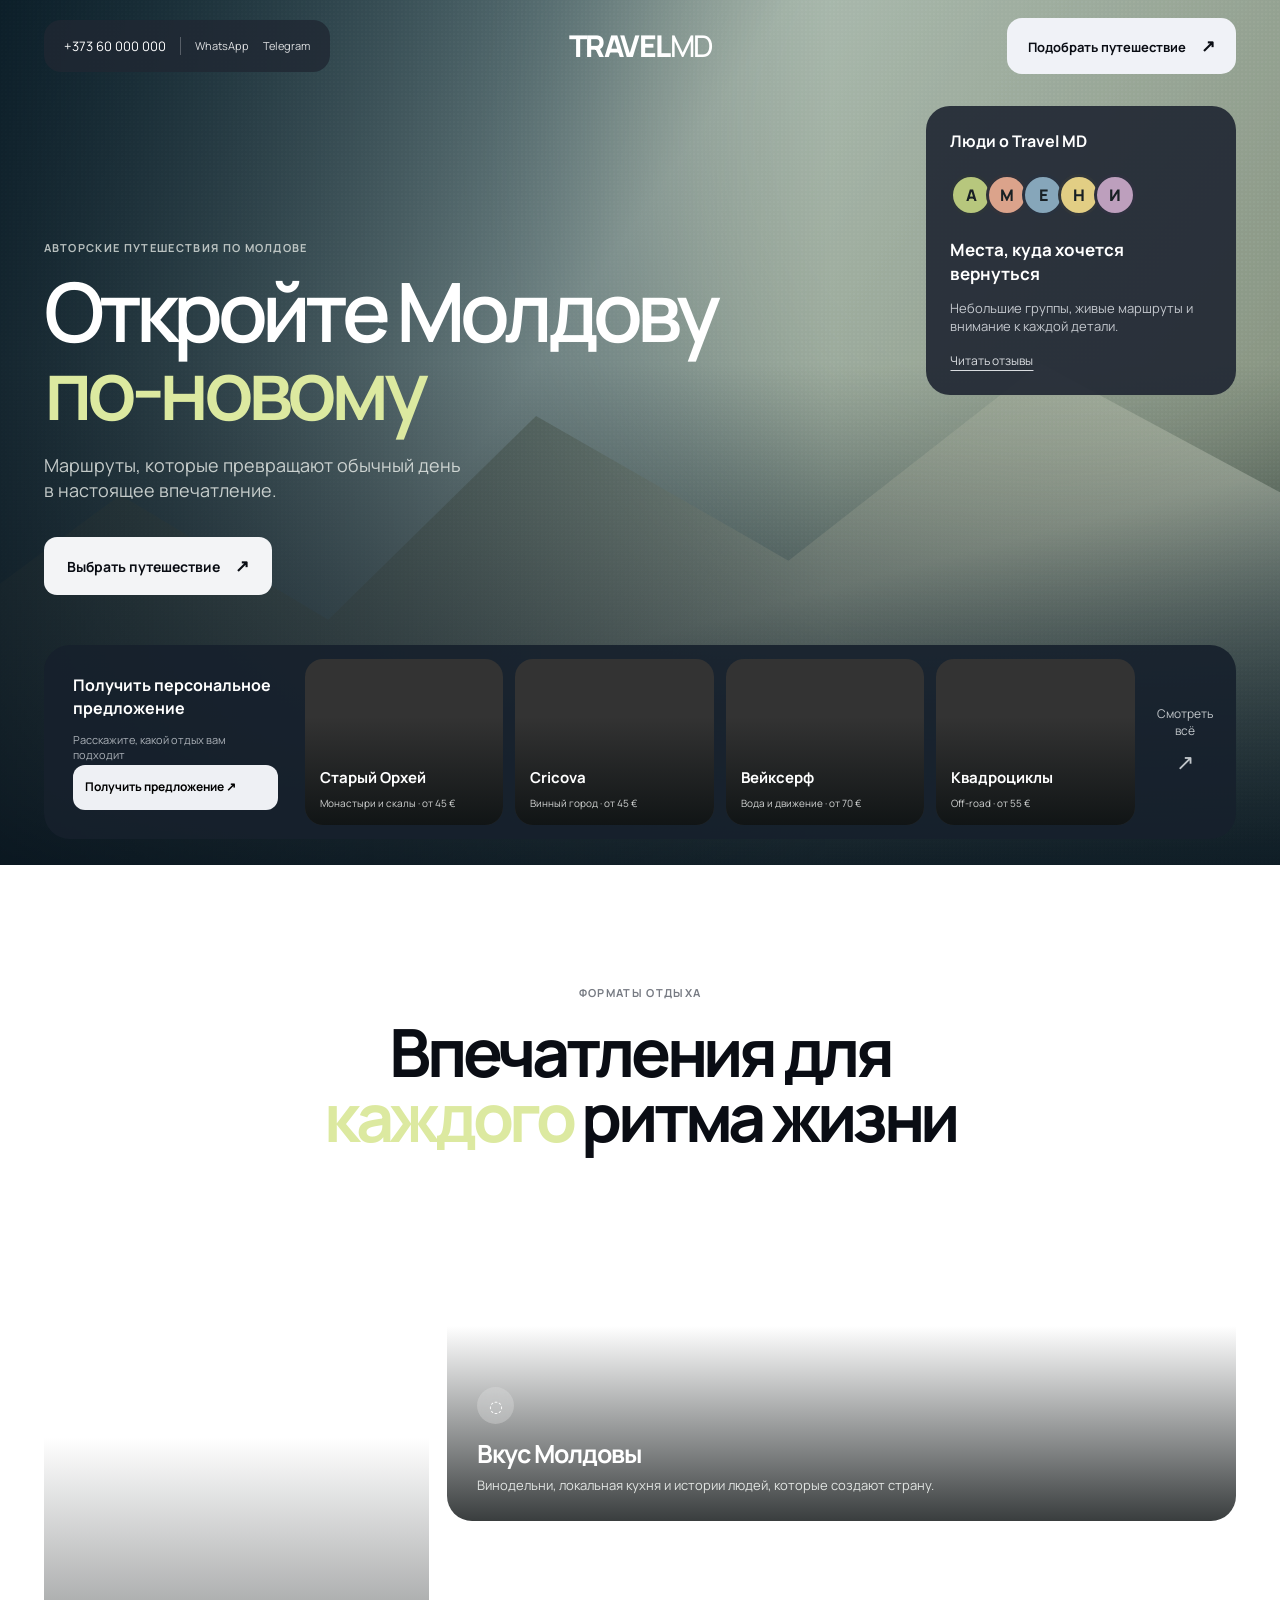
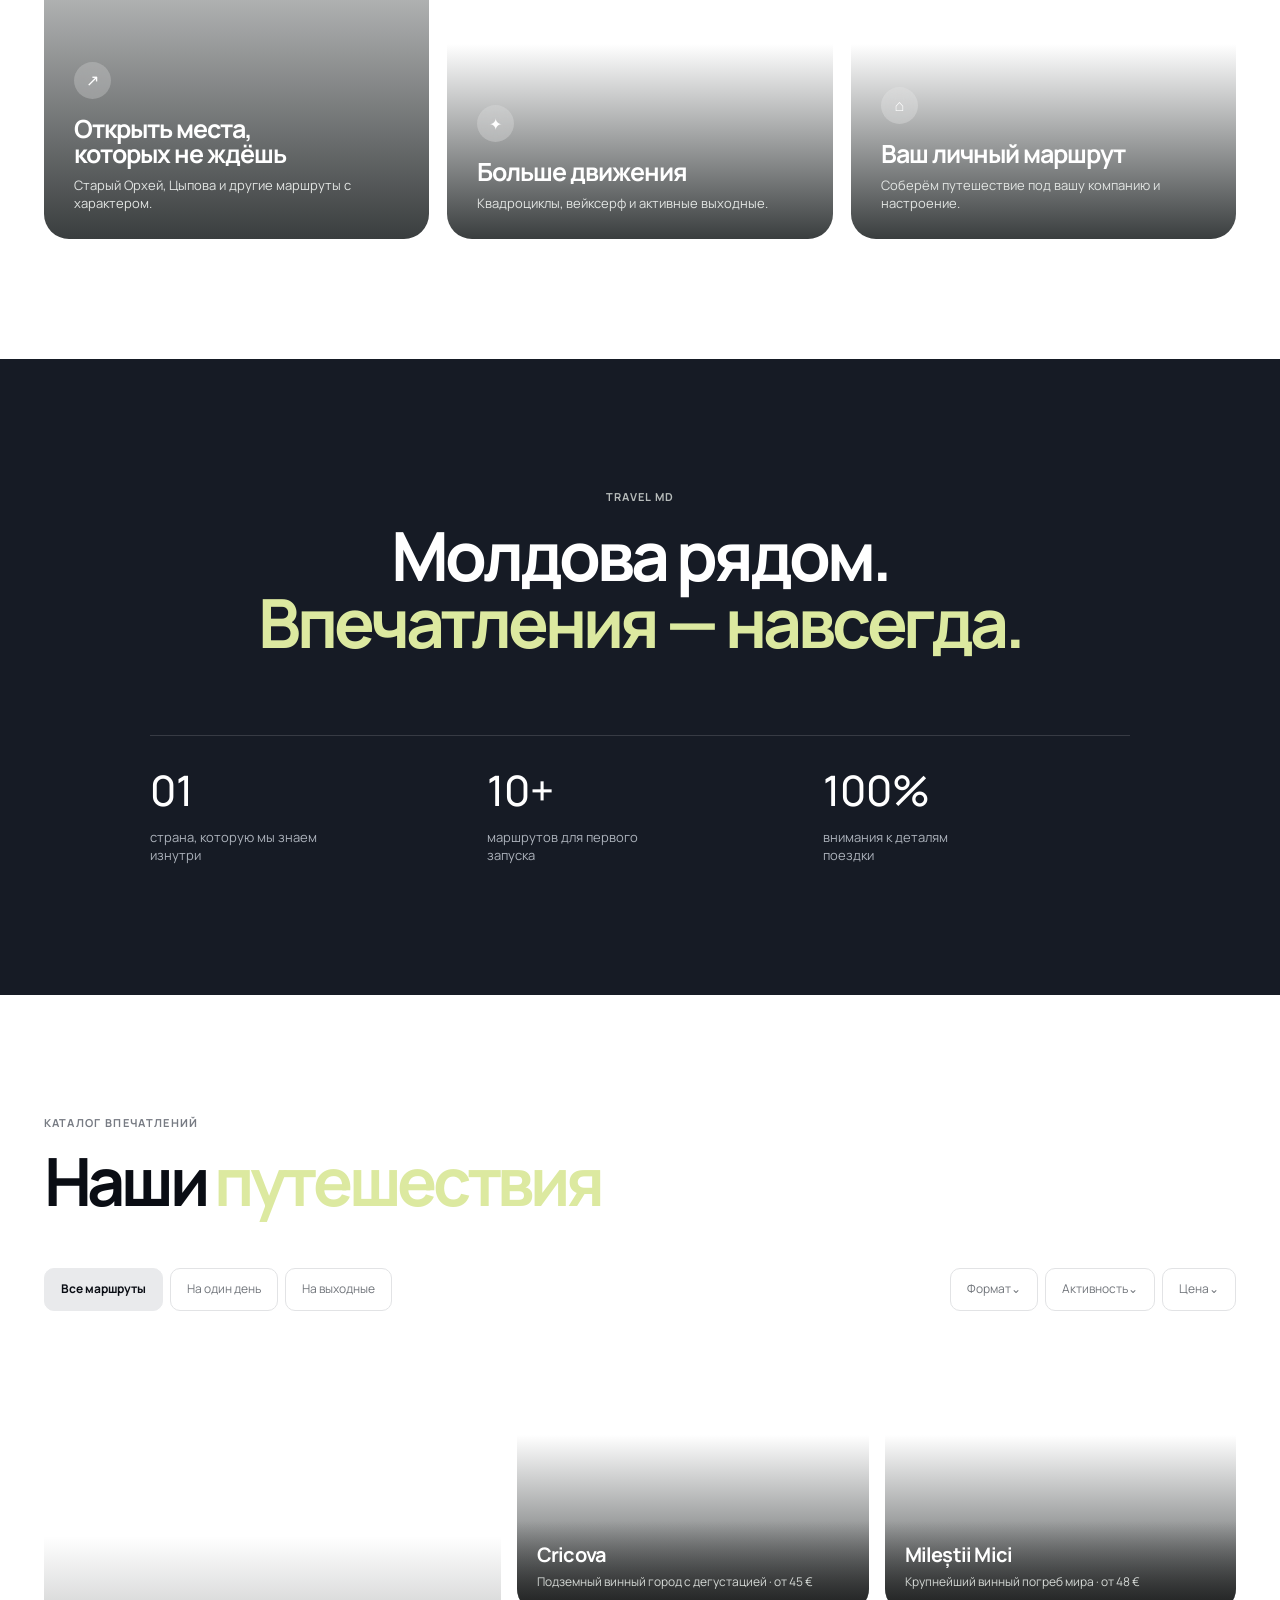
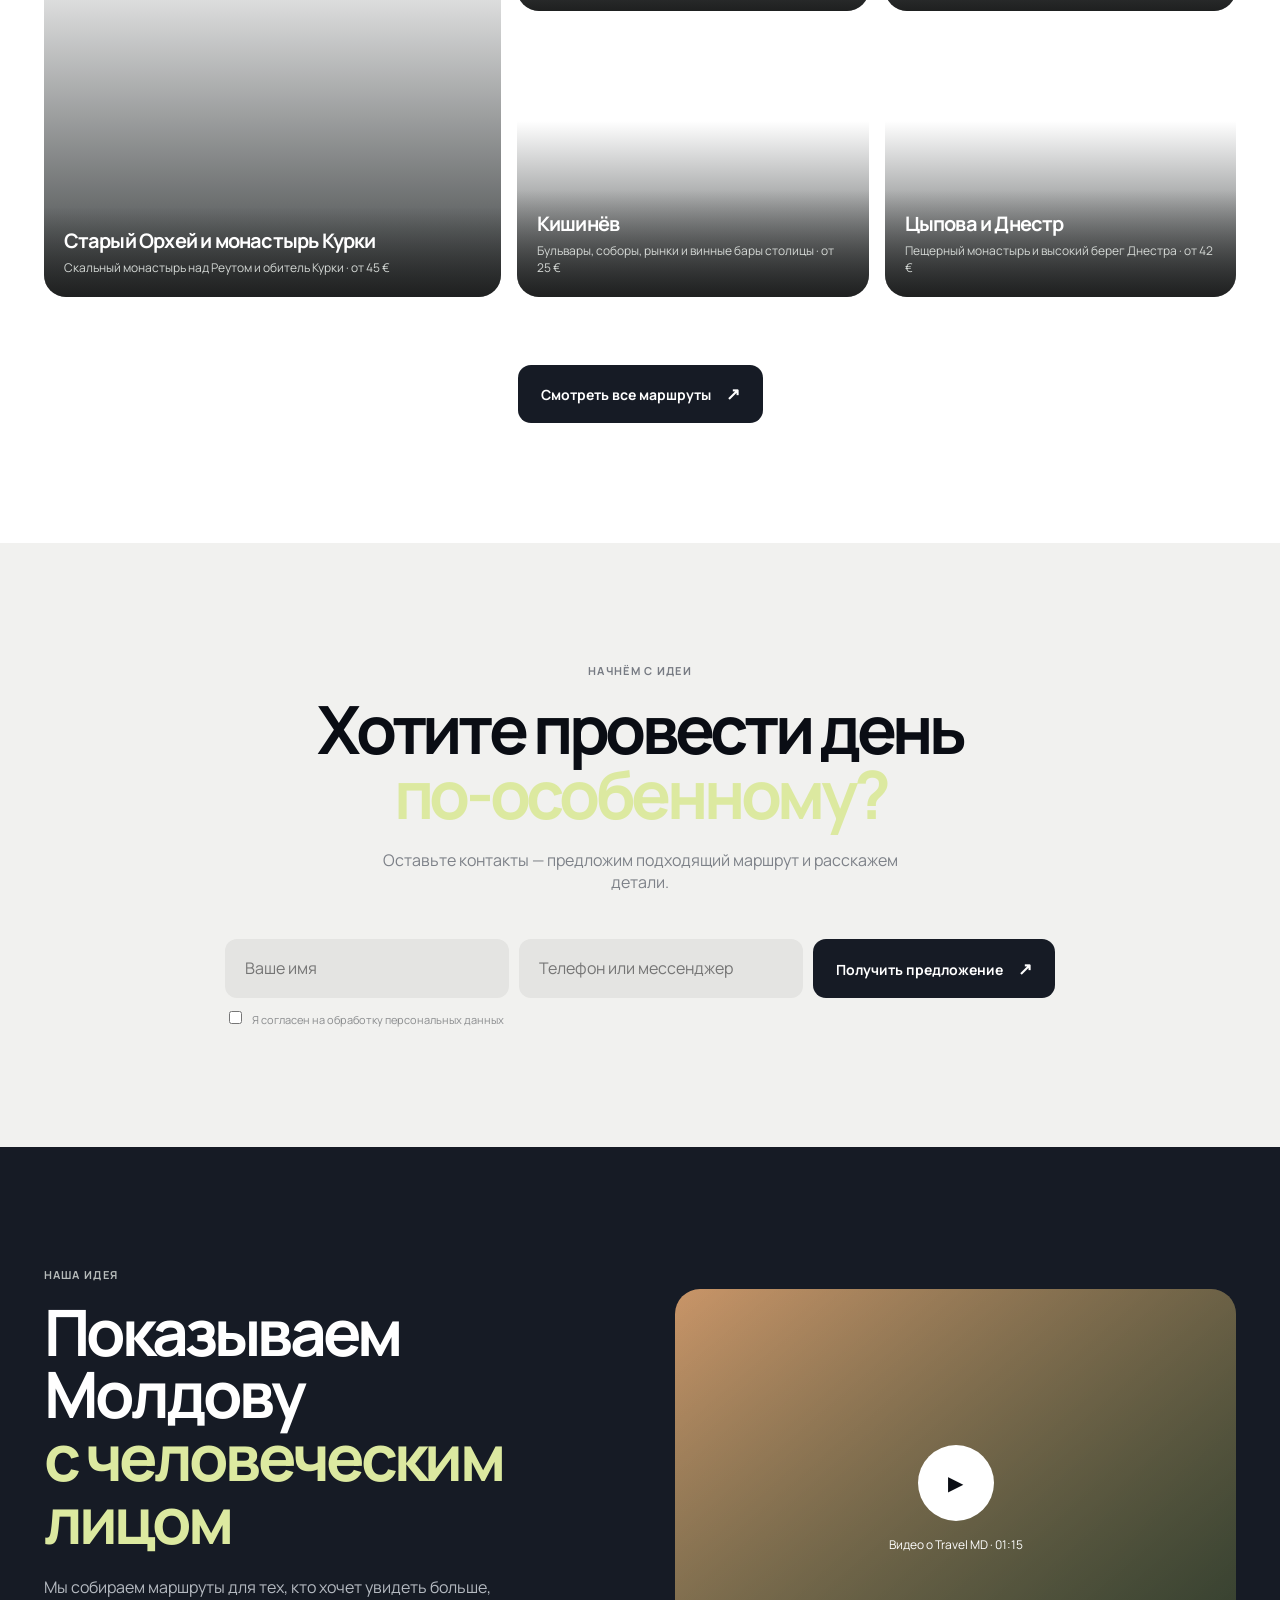
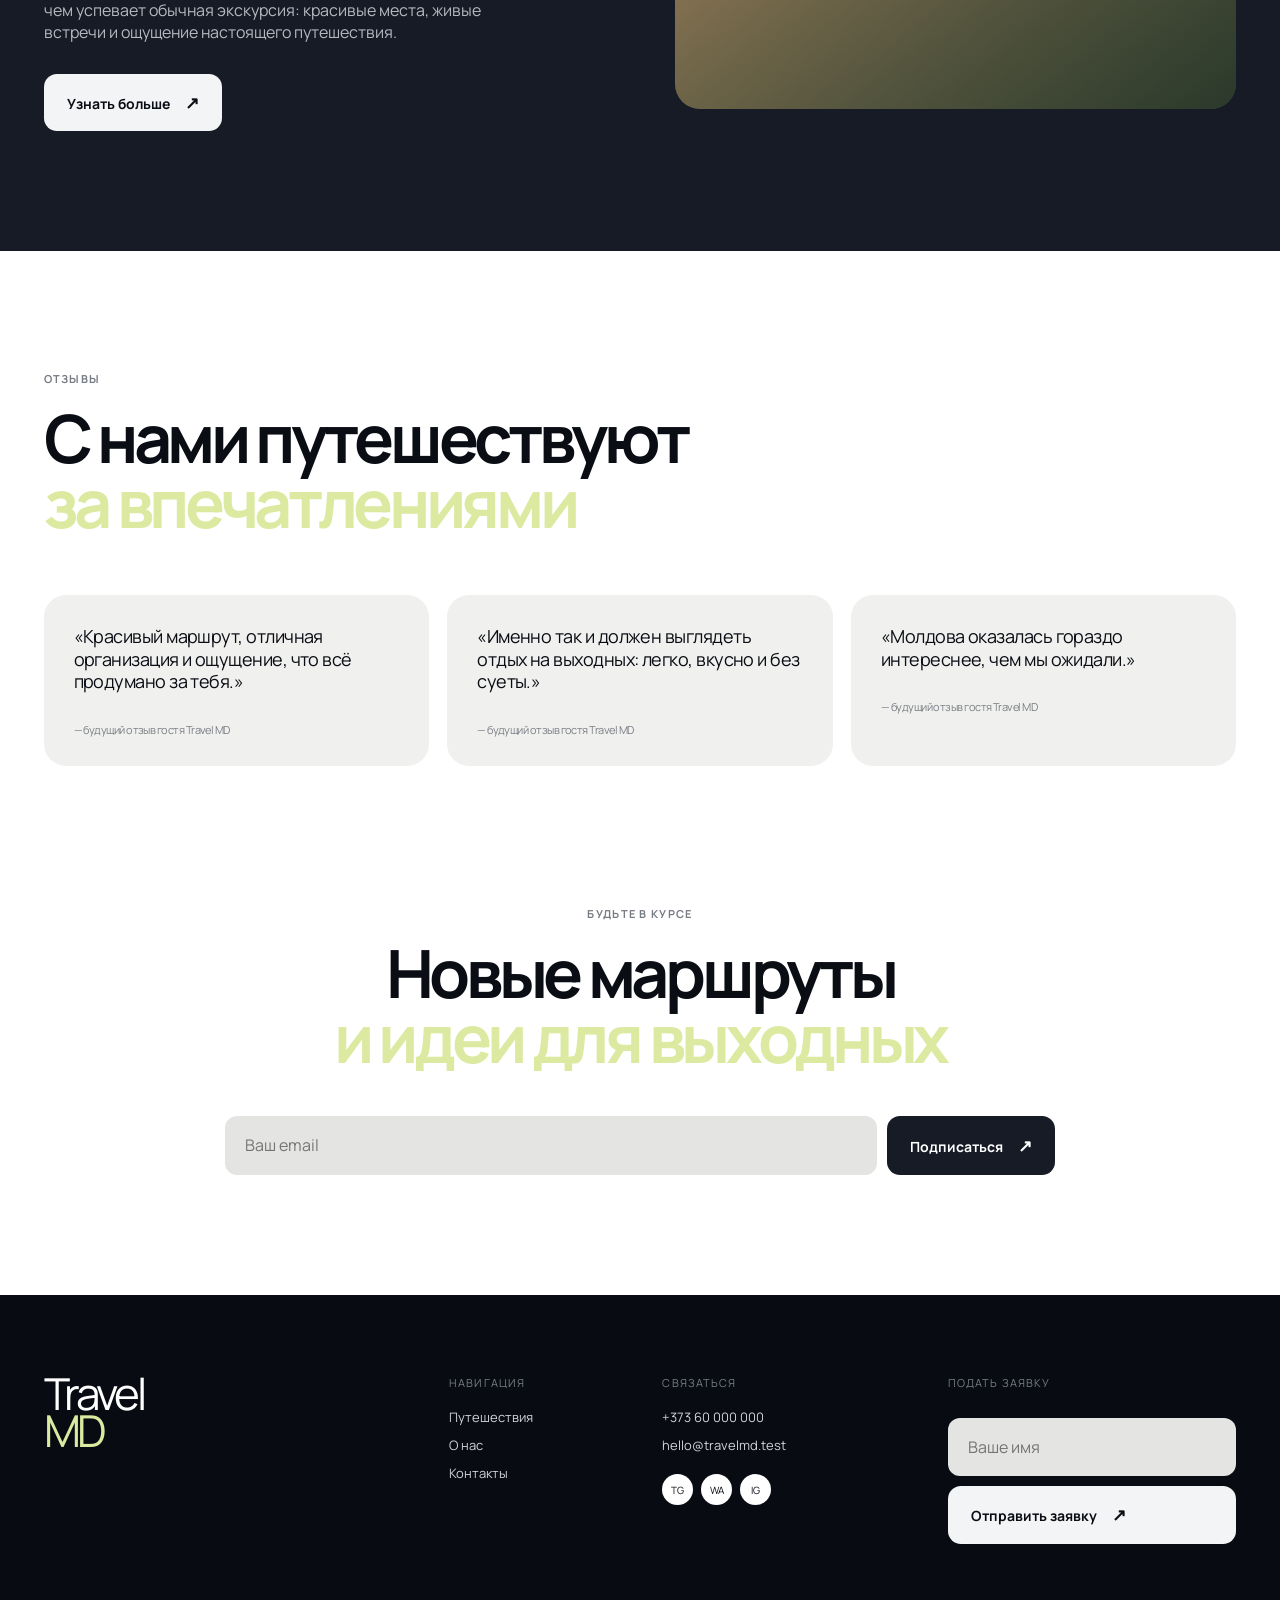
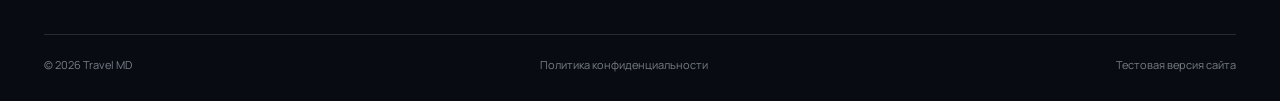
<file: openindex.html>
<!doctype html>
<html lang="ru">
  <head>
    <meta charset="UTF-8" />
    <meta name="viewport" content="width=device-width, initial-scale=1.0" />
    <meta name="description" content="Travel MD — авторские путешествия и впечатления в Молдове." />
    <title>Travel MD — путешествия по Молдове</title>
    <link rel="preconnect" href="https://fonts.googleapis.com" />
    <link rel="preconnect" href="https://fonts.gstatic.com" crossorigin />
    <link href="https://fonts.googleapis.com/css2?family=Manrope:wght@400;500;600;700;800&display=swap" rel="stylesheet" />
    <style>:root{--ink:#0a0d14;--muted:#737780;--paper:#f6f6f3;--line:#e2e3e5;--dark:#161b25;--lime:#d4e55d}*{box-sizing:border-box}html{scroll-behavior:smooth}body{margin:0;background:var(--paper);color:var(--ink);font-family:Manrope,Arial,sans-serif;font-size:16px;line-height:1.4}a{text-decoration:none;color:inherit}button,input{font:inherit}button{cursor:pointer;border:0}.site-header{position:absolute;z-index:5;top:0;left:0;right:0;display:flex;align-items:center;gap:18px;padding:18px 3.4vw;color:#fff}.icon-button{width:54px;height:54px;border-radius:17px;background:#202733cc;display:grid;place-content:center;gap:5px}.icon-button span{display:block;width:16px;height:2px;background:#fff;border-radius:2px}.contact-pill{display:flex;align-items:center;gap:14px;background:#202733cc;border-radius:17px;padding:17px 20px;font-size:13px}.contact-pill a:not(:first-child){font-size:11px;opacity:.85}.divider{width:1px;height:18px;background:#ffffff40}.brand{position:absolute;left:50%;transform:translateX(-50%);font-size:30px;font-weight:800;letter-spacing:-1.5px}.brand span{font-weight:500}.header-cta{margin-left:auto;padding:16px 21px;border-radius:15px;background:#f0f2f7;color:var(--ink);font-weight:700;font-size:13px}.header-cta span,.light-button span,.dark-button span{margin-left:12px;font-size:17px}.hero{position:relative;min-height:760px;color:#fff;overflow:hidden;background:linear-gradient(120deg,#34566a,#b7c5bf 48%,#6a786a)}.hero-video-placeholder{position:absolute;inset:0;background:linear-gradient(125deg,#264e5a 0%,#acc3be 42%,#5c6b55 100%);overflow:hidden}.hero-video-placeholder:before{content:"";position:absolute;inset:42% -8% -18%;background:linear-gradient(165deg,#647b70,#b9c5b3 45%,#203c41);clip-path:polygon(0 45%,15% 20%,29% 39%,43% 8%,60% 30%,77% 0,100% 28%,100% 100%,0 100%)}.video-glow{position:absolute;width:70vw;height:70vw;right:-18vw;top:-25vw;background:#f0f3cf55;border-radius:50%;filter:blur(70px)}.video-grain{position:absolute;inset:0;opacity:.13;background-image:radial-gradient(#fff 1px,transparent 1px);background-size:4px 4px;mix-blend-mode:soft-light}.hero-overlay{position:absolute;inset:0;background:linear-gradient(90deg,#06131dcc,#06131d22 65%),linear-gradient(0deg,#06131ddd 0%,transparent 58%)}.hero-content{position:relative;z-index:1;padding:240px 3.4vw 270px}.eyebrow{margin:0 0 18px;text-transform:uppercase;letter-spacing:.12em;font-size:11px;color:#777b83;font-weight:700}.eyebrow.light{color:#dfe4e0cc}.hero h1{font-size:clamp(48px,6.4vw,94px);line-height:.95;letter-spacing:-.07em;margin:0 0 24px;font-weight:600}.hero h1 em,h2 em{font-style:normal;color:#dce9a0}.hero-subtitle{font-size:18px;color:#edf1edcc;margin:0 0 34px}.light-button,.dark-button{border-radius:13px;padding:17px 23px;font-weight:700;font-size:14px}.light-button{background:#f3f4f6;color:var(--ink)}.dark-button{background:var(--dark);color:#fff}.hero-card{position:absolute;z-index:2;right:3.4vw;top:106px;width:310px;padding:24px;border-radius:24px;background:#202733e8}.card-label{font-weight:700;margin-bottom:22px}.avatar-row{display:flex;margin-bottom:22px}.avatar-row i{width:42px;height:42px;border:3px solid #202733e8;border-radius:50%;display:grid;place-content:center;margin-right:-6px;background:#b7c77d;color:#182024;font-style:normal;font-weight:800}.avatar-row i:nth-child(2){background:#dba38b}.avatar-row i:nth-child(3){background:#86a6ba}.avatar-row i:nth-child(4){background:#e2ce84}.avatar-row i:nth-child(5){background:#bd9fbd}.review-card strong{display:block;font-size:17px}.review-card p{color:#c3c7cd;font-size:13px}.underlined{text-decoration:underline;text-underline-offset:5px;color:#d9dce0;font-size:12px}.hero-tours{position:absolute;z-index:2;bottom:26px;left:3.4vw;right:3.4vw;display:flex;gap:12px;padding:14px;background:#17202ce8;border-radius:26px}.personal-card{width:235px;flex:none;padding:15px;display:flex;flex-direction:column;justify-content:space-between}.personal-card strong{font-size:16px;line-height:1.1}.personal-card small{display:block;color:#aab0b7;font-size:11px;margin-top:13px}.personal-card button{background:#eef0f4;border-radius:12px;padding:14px 12px;text-align:left;font-weight:700;font-size:12px}.mini-tour{position:relative;min-width:0;flex:1;height:166px;overflow:hidden;border-radius:18px;background:#333}.mini-image{position:absolute;inset:0;background-size:cover;background-position:center;filter:saturate(.85)}.mini-tour:after,.tour-card:after,.benefit-card .shade{content:"";position:absolute;inset:35% 0 0;background:linear-gradient(transparent,#080d0ecc)}.mini-tour b,.mini-tour small{position:absolute;z-index:1;left:15px;right:10px}.mini-tour b{bottom:37px;font-size:15px}.mini-tour small{bottom:15px;color:#d2d4d3;font-size:10px}.all-link{display:grid;place-content:center;width:76px;flex:none;color:#c1c6ca;font-size:12px;text-align:center}.all-link span{display:block;font-size:22px;margin-top:7px}.image-orhei{background-image:url('https://images.unsplash.com/photo-1519681393784-d120267933ba?auto=format&fit=crop&w=1200&q=80')}.image-wine{background-image:url('https://images.unsplash.com/photo-1506377247377-2a5b3b417ebb?auto=format&fit=crop&w=1200&q=80')}.image-adventure{background-image:url('https://images.unsplash.com/photo-1517825738774-7de9363ef735?auto=format&fit=crop&w=1200&q=80')}.image-water{background-image:url('https://images.unsplash.com/photo-1500375592092-40eb2168fd21?auto=format&fit=crop&w=1200&q=80')}.section{padding:120px 3.4vw}.section-heading h2{font-size:clamp(42px,5.2vw,74px);line-height:.98;letter-spacing:-.065em;margin:0}.section-heading.centered{text-align:center}.section-heading.centered p:last-child{color:#7d8188;margin:22px auto 0;max-width:560px}.benefits{background:#fff}.benefit-grid{display:grid;grid-template-columns:1fr 1fr 1fr;grid-template-rows:300px 300px;gap:18px;margin-top:72px}.benefit-card{position:relative;border-radius:25px;overflow:hidden;background-size:cover;background-position:center;color:#fff}.benefit-card.tall{grid-row:span 2}.benefit-card.wide{grid-column:span 2}.benefit-copy{position:absolute;z-index:1;left:30px;right:24px;bottom:27px}.benefit-copy h3{font-size:25px;line-height:1.02;margin:17px 0 9px;letter-spacing:-.04em}.benefit-copy p{font-size:13px;color:#e2e5e3;max-width:500px;margin:0}.round-icon{display:grid;place-content:center;width:37px;height:37px;border-radius:50%;background:#ffffff38;backdrop-filter:blur(9px)}.card-photo-orhei{background-image:url('https://images.unsplash.com/photo-1530789253388-582c481c54b0?auto=format&fit=crop&w=1100&q=80')}.card-photo-wine{background-image:url('https://images.unsplash.com/photo-1510812431401-41d2bd2722f3?auto=format&fit=crop&w=1400&q=80')}.card-photo-active{background-image:url('https://images.unsplash.com/photo-1526772662000-3f88f10405ff?auto=format&fit=crop&w=1000&q=80')}.card-photo-private{background-image:url('https://images.unsplash.com/photo-1470770841072-f978cf4d019e?auto=format&fit=crop&w=1000&q=80')}.stats-section{background:var(--dark);color:#fff;padding:130px 3.4vw}.stats-inner{max-width:980px;margin:auto;text-align:center}.stats-section h2{font-size:clamp(42px,5.3vw,78px);line-height:.98;letter-spacing:-.06em;margin:0}.stats{display:grid;grid-template-columns:repeat(3,1fr);gap:30px;text-align:left;margin-top:80px;border-top:1px solid #ffffff24;padding-top:25px}.stats b{display:block;font-size:42px;font-weight:500}.stats span{display:block;color:#acb2bb;max-width:170px;font-size:13px;margin-top:8px}.catalog{background:#fff}.catalog-controls{display:flex;justify-content:space-between;align-items:center;margin:55px 0 30px;gap:20px}.segmented,.filter-row{display:flex;gap:7px}.segmented button,.filter-row button{border:1px solid var(--line);background:transparent;border-radius:10px;padding:12px 16px;color:#71757b;font-size:12px}.segmented button.active{background:#e9eaec;color:var(--ink);border-color:#e9eaec;font-weight:700}.catalog-grid{display:grid;grid-template-columns:1.3fr 1fr 1fr;grid-template-rows:270px 270px;gap:16px}.tour-card{position:relative;border-radius:22px;overflow:hidden;background-size:cover;background-position:center;color:#fff}.tour-card.large{grid-row:span 2}.tour-info{position:absolute;z-index:1;bottom:0;left:0;right:0;padding:20px;background:linear-gradient(transparent,#111a)}.tour-info b{display:block;font-size:20px;letter-spacing:-.04em}.tour-info span{display:block;color:#d4d8d5;margin-top:5px;font-size:12px}.centered-button{display:block;margin:36px auto 0}.callback{background:#f1f1ef}.demo-form,.newsletter-form{max-width:830px;margin:46px auto 0;display:grid;grid-template-columns:1fr 1fr auto;gap:10px}.demo-form input,.newsletter-form input,.footer-form input{min-width:0;border:0;background:#e4e4e2;border-radius:12px;padding:18px 20px;outline:none}.demo-form label{grid-column:1/-1;color:#8a8c8e;font-size:11px}.demo-form label input{margin-right:8px}.about{background:var(--dark);color:#fff;display:grid;grid-template-columns:1fr 1fr;gap:70px;align-items:center}.about-copy{max-width:600px}.about h2{font-size:clamp(42px,5vw,70px);line-height:.98;letter-spacing:-.06em;margin:0 0 25px}.about-copy>p:not(.eyebrow){color:#b4b9c0;max-width:470px;margin-bottom:30px}.about-video{min-height:420px;border-radius:25px;background:linear-gradient(145deg,#c99568,#506b50);display:grid;place-content:center;text-align:center;position:relative;overflow:hidden}.about-video:before{content:"";position:absolute;inset:0;background:linear-gradient(140deg,transparent,#0007)}.play{position:relative;z-index:1;width:76px;height:76px;border-radius:50%;background:#fff;color:var(--ink);display:grid;place-content:center;font-size:20px;margin:auto}.about-video span{position:relative;z-index:1;margin-top:16px;color:#fff;font-size:12px}.reviews{background:#fff}.review-grid{display:grid;grid-template-columns:repeat(3,1fr);gap:18px;margin-top:60px}.review-grid blockquote{margin:0;border-radius:22px;background:#f0f0ee;padding:30px;font-size:18px;line-height:1.25;letter-spacing:-.03em}.review-grid cite{display:block;color:#7b7f85;font-style:normal;font-size:11px;margin-top:30px}.newsletter{background:#fff;padding-top:20px}.newsletter-form{max-width:830px;grid-template-columns:1fr auto}.footer{background:#080b11;color:#fff;padding:80px 3.4vw 28px;display:grid;grid-template-columns:1.5fr .7fr 1fr 1.2fr;gap:45px;position:relative}.footer-brand{font-size:44px;line-height:.85;letter-spacing:-.07em}.footer-brand em{font-style:normal;color:#dce9a0}.footer-label{color:#777e88;font-size:11px;text-transform:uppercase;letter-spacing:.1em;margin:0 0 18px}.footer>div>a{display:block;color:#d1d4d7;font-size:13px;margin:10px 0}.socials{display:flex;gap:8px;margin-top:20px}.socials a{display:grid!important;place-content:center;width:31px;height:31px;background:#fff;color:var(--ink)!important;border-radius:50%;font-size:10px!important}.footer-form{display:flex;flex-direction:column;gap:10px}.footer-form .light-button{text-align:left}.footer-bottom{grid-column:1/-1;border-top:1px solid #252b34;margin-top:45px;padding-top:22px;display:flex;justify-content:space-between;color:#777e88;font-size:11px}.toast{position:fixed;z-index:20;right:24px;bottom:24px;max-width:320px;background:var(--dark);color:#fff;border-radius:12px;padding:15px 18px;font-size:13px;opacity:0;transform:translateY(10px);pointer-events:none;transition:.25s}.toast.show{opacity:1;transform:none}.menu-button{display:none}@media(max-width:900px){.contact-pill{display:none}.menu-button{display:grid}.hero{min-height:850px}.hero-content{padding-top:190px}.hero-card{display:none}.hero-tours{overflow:auto}.mini-tour{min-width:170px}.personal-card{min-width:200px}.section{padding:82px 5vw}.benefit-grid{grid-template-columns:1fr 1fr;grid-template-rows:260px 260px 260px}.benefit-card.tall{grid-row:span 2}.benefit-card.wide{grid-column:span 1}.stats{gap:15px}.catalog-grid{grid-template-columns:1fr 1fr}.tour-card.large{grid-row:span 1;grid-column:span 2}.about{grid-template-columns:1fr}.footer{grid-template-columns:1fr 1fr}.footer-brand{grid-column:1/-1}.footer-form{grid-column:1/-1;max-width:400px}}@media(max-width:600px){.site-header{padding:14px 5vw}.brand{font-size:24px}.header-cta{padding:13px 11px;font-size:11px}.hero{min-height:780px}.hero-content{padding:170px 5vw 250px}.hero h1{font-size:55px}.hero-subtitle{font-size:15px}.desktop-only{display:none}.hero-tours{left:5vw;right:5vw;padding:10px}.personal-card{min-width:175px}.mini-tour{height:140px;min-width:150px}.all-link{display:none}.section-heading h2{font-size:45px}.benefit-grid{display:flex;flex-direction:column}.benefit-card,.benefit-card.tall,.benefit-card.wide{min-height:270px}.stats-section{padding:90px 5vw}.stats{grid-template-columns:1fr;margin-top:55px}.catalog-controls{display:block;margin-top:35px}.filter-row{margin-top:10px;overflow:auto}.catalog-grid{display:flex;flex-direction:column}.tour-card,.tour-card.large{min-height:280px}.demo-form,.newsletter-form{display:flex;flex-direction:column}.demo-form .dark-button,.newsletter-form .dark-button{width:100%}.about-video{min-height:300px}.review-grid{grid-template-columns:1fr;margin-top:35px}.footer{grid-template-columns:1fr;padding:60px 5vw 25px}.footer-brand{grid-column:auto}.footer-bottom{flex-direction:column;gap:10px}.footer-form{grid-column:auto}}

.image-city{background-image:url('https://images.unsplash.com/photo-1519501025264-65ba15a82390?auto=format&fit=crop&w=1200&q=80')}.image-tipova{background-image:url('https://images.unsplash.com/photo-1500534623283-312aade485b7?auto=format&fit=crop&w=1200&q=80')}.image-wine-two{background-image:url('https://images.unsplash.com/photo-1473973266408-ed4e27abdd47?auto=format&fit=crop&w=1200&q=80')}.image-castle{background-image:url('https://images.unsplash.com/photo-1473973266408-ed4e27abdd47?auto=format&fit=crop&w=1200&q=80')}.image-transnistria{background-image:url('https://images.unsplash.com/photo-1467269204594-9661b134dd2b?auto=format&fit=crop&w=1200&q=80')}.image-gagauzia{background-image:url('https://images.unsplash.com/photo-1494526585095-c41746248156?auto=format&fit=crop&w=1200&q=80')}.image-soroca{background-image:url('https://images.unsplash.com/photo-1464822759023-fed622ff2c3b?auto=format&fit=crop&w=1200&q=80')}


.card-photo-orhei { background-image: url('https://images.unsplash.com/photo-1506377247377-2a5b3b417ebb?auto=format&fit=crop&w=1400&q=85'); }
.card-photo-wine { background-image: url('https://images.unsplash.com/photo-1473973266408-ed4e27abdd47?auto=format&fit=crop&w=1400&q=85'); }
.card-photo-active { background-image: url('https://images.unsplash.com/photo-1551958219-acbc608c6c4d?auto=format&fit=crop&w=1400&q=85'); }
.card-photo-private { background-image: url('https://images.unsplash.com/photo-1506905925346-21bda4d32df4?auto=format&fit=crop&w=1400&q=85'); }
</style>
    
  </head>
  <body>
    <header class="site-header">
      <button class="icon-button menu-button" aria-label="Открыть меню"><span></span><span></span><span></span></button>
      <div class="contact-pill"><a href="tel:+37360000000">+373 60 000 000</a><span class="divider"></span><a href="#">WhatsApp</a><a href="#">Telegram</a></div>
      <a class="brand" href="./">TRAVEL<span>MD</span></a>
      <button class="header-cta" data-demo>Подобрать путешествие <span>↗</span></button>
    </header>

    <main>
      <section class="hero" id="top">
        <div class="hero-video-placeholder" aria-hidden="true"><div class="video-glow"></div><div class="video-grain"></div></div>
        <div class="hero-overlay"></div>
        <div class="hero-content">
          <p class="eyebrow light">Авторские путешествия по Молдове</p>
          <h1>Откройте Молдову<br /><em>по-новому</em></h1>
          <p class="hero-subtitle">Маршруты, которые превращают обычный день<br class="desktop-only" /> в настоящее впечатление.</p>
          <button class="light-button" data-demo>Выбрать путешествие <span>↗</span></button>
        </div>
        <aside class="hero-card review-card">
          <div class="card-label">Люди о Travel MD</div>
          <div class="avatar-row"><i>А</i><i>М</i><i>Е</i><i>Н</i><i>И</i></div>
          <strong>Места, куда хочется вернуться</strong>
          <p>Небольшие группы, живые маршруты и внимание к каждой детали.</p>
          <a href="#reviews" class="underlined">Читать отзывы</a>
        </aside>
        <div class="hero-tours"><div class="personal-card"><div><strong>Получить персональное<br />предложение</strong><small>Расскажите, какой отдых вам подходит</small></div><button data-demo>Получить предложение <span>↗</span></button></div><a class="mini-tour" href="#catalog" style="background-image:url('https://images.unsplash.com/photo-1506377247377-2a5b3b417ebb?auto=format&fit=crop&w=1400&q=85')"><span class="mini-image"></span><b>Старый Орхей</b><small>Монастыри и скалы · от 45 €</small></a><a class="mini-tour" href="#catalog" style="background-image:url('https://images.unsplash.com/photo-1510812431401-41d2bd2722f3?auto=format&fit=crop&w=1400&q=85')"><span class="mini-image"></span><b>Cricova</b><small>Винный город · от 45 €</small></a><a class="mini-tour" href="#catalog" style="background-image:url('https://images.unsplash.com/photo-1534497853562-5055b42550e5?auto=format&fit=crop&w=1400&q=85')"><span class="mini-image"></span><b>Вейксерф</b><small>Вода и движение · от 70 €</small></a><a class="mini-tour" href="#catalog" style="background-image:url('https://images.unsplash.com/photo-1551958219-acbc608c6c4d?auto=format&fit=crop&w=1400&q=85')"><span class="mini-image"></span><b>Квадроциклы</b><small>Off-road · от 55 €</small></a><a class="all-link" href="#catalog">Смотреть всё <span>↗</span></a></div></section>

      <section class="section benefits" id="benefits">
        <div class="section-heading centered"><p class="eyebrow">Форматы отдыха</p><h2>Впечатления для<br /><em>каждого</em> ритма жизни</h2></div>
        <div class="benefit-grid">
          <article class="benefit-card tall card-photo-orhei"><div class="shade"></div><div class="benefit-copy"><span class="round-icon">↗</span><h3>Открыть места,<br />которых не ждёшь</h3><p>Старый Орхей, Цыпова и другие маршруты с характером.</p></div></article>
          <article class="benefit-card wide card-photo-wine"><div class="shade"></div><div class="benefit-copy"><span class="round-icon">◌</span><h3>Вкус Молдовы</h3><p>Винодельни, локальная кухня и истории людей, которые создают страну.</p></div></article>
          <article class="benefit-card card-photo-active"><div class="shade"></div><div class="benefit-copy"><span class="round-icon">✦</span><h3>Больше движения</h3><p>Квадроциклы, вейксерф и активные выходные.</p></div></article>
          <article class="benefit-card card-photo-private"><div class="shade"></div><div class="benefit-copy"><span class="round-icon">⌂</span><h3>Ваш личный маршрут</h3><p>Соберём путешествие под вашу компанию и настроение.</p></div></article>
        </div>
      </section>

      <section class="stats-section"><div class="stats-inner"><p class="eyebrow light">Travel MD</p><h2>Молдова рядом.<br /><em>Впечатления — навсегда.</em></h2><div class="stats"><div><b>01</b><span>страна, которую мы знаем изнутри</span></div><div><b>10+</b><span>маршрутов для первого запуска</span></div><div><b>100%</b><span>внимания к деталям поездки</span></div></div></div></section>

      <section class="section catalog" id="catalog"><div class="section-heading"><p class="eyebrow">Каталог впечатлений</p><h2>Наши <em>путешествия</em></h2></div><div class="catalog-controls"><div class="segmented"><button class="active">Все маршруты</button><button>На один день</button><button>На выходные</button></div><div class="filter-row"><button>Формат⌄</button><button>Активность⌄</button><button>Цена⌄</button></div></div><div class="catalog-grid"><a class="tour-card large" href="#contact" style="background-image:url("https://images.unsplash.com/photo-1506377247377-2a5b3b417ebb?auto=format&fit=crop&w=1400&q=85")"><div class="tour-info"><b>Старый Орхей и монастырь Курки</b><span>Скальный монастырь над Реутом и обитель Курки · от 45 €</span></div></a><a class="tour-card" href="#contact" style="background-image:url("https://images.unsplash.com/photo-1510812431401-41d2bd2722f3?auto=format&fit=crop&w=1400&q=85")"><div class="tour-info"><b>Cricova</b><span>Подземный винный город с дегустацией · от 45 €</span></div></a><a class="tour-card" href="#contact" style="background-image:url("https://images.unsplash.com/photo-1473973266408-ed4e27abdd47?auto=format&fit=crop&w=1400&q=85")"><div class="tour-info"><b>Mileștii Mici</b><span>Крупнейший винный погреб мира · от 48 €</span></div></a><a class="tour-card" href="#contact" style="background-image:url("https://images.unsplash.com/photo-1480714378408-67cf0d13bc1b?auto=format&fit=crop&w=1400&q=85")"><div class="tour-info"><b>Кишинёв</b><span>Бульвары, соборы, рынки и винные бары столицы · от 25 €</span></div></a><a class="tour-card" href="#contact" style="background-image:url("https://images.unsplash.com/photo-1500534623283-312aade485b7?auto=format&fit=crop&w=1400&q=85")"><div class="tour-info"><b>Цыпова и Днестр</b><span>Пещерный монастырь и высокий берег Днестра · от 42 €</span></div></a><a class="tour-card" href="#contact" style="background-image:url("https://images.unsplash.com/photo-1559827260-dc66d52bef19?auto=format&fit=crop&w=1400&q=85")"><div class="tour-info"><b>Castel Mimi / Purcari</b><span>Винодельни-дворцы и высокая гастрономия · от 60 €</span></div></a><a class="tour-card" href="#contact" style="background-image:url("https://images.unsplash.com/photo-1535059192965-af7aa6b75ac0?auto=format&fit=crop&w=1400&q=85")"><div class="tour-info"><b>Бендеры и Тирасполь</b><span>Крепость и атмосфера непризнанной республики · от 40 €</span></div></a><a class="tour-card" href="#contact" style="background-image:url("https://images.unsplash.com/photo-1506905925346-21bda4d32df4?auto=format&fit=crop&w=1400&q=85")"><div class="tour-info"><b>Сорока — в гости к цыганам</b><span>Цыганская гора и крепость на Днестре · от 50 €</span></div></a><a class="tour-card" href="#contact" style="background-image:url("https://images.unsplash.com/photo-1534497853562-5055b42550e5?auto=format&fit=crop&w=1400&q=85")"><div class="tour-info"><b>Вейксерф и вейкборд</b><span>Вода, солнце и активный день на озере · от 70 €</span></div></a><a class="tour-card" href="#contact" style="background-image:url("https://images.unsplash.com/photo-1551958219-acbc608c6c4d?auto=format&fit=crop&w=1400&q=85")"><div class="tour-info"><b>Квадроциклы и эндуро</b><span>Off-road по холмам и виноградникам · от 55 €</span></div></a></div><button class="dark-button centered-button" data-demo>Смотреть все маршруты <span>↗</span></button></section>

      <section class="section callback" id="contact"><div class="section-heading centered"><p class="eyebrow">Начнём с идеи</p><h2>Хотите провести день<br /><em>по-особенному?</em></h2><p>Оставьте контакты — предложим подходящий маршрут и расскажем детали.</p></div><form class="demo-form" id="demo-form"><input required name="name" placeholder="Ваше имя" /><input required name="contact" placeholder="Телефон или мессенджер" /><button class="dark-button" type="submit">Получить предложение <span>↗</span></button><label><input type="checkbox" required /> Я согласен на обработку персональных данных</label></form></section>

      <section class="section about" id="about"><div class="about-copy"><p class="eyebrow light">Наша идея</p><h2>Показываем Молдову<br /><em>с человеческим лицом</em></h2><p>Мы собираем маршруты для тех, кто хочет увидеть больше, чем успевает обычная экскурсия: красивые места, живые встречи и ощущение настоящего путешествия.</p><button class="light-button" data-demo>Узнать больше <span>↗</span></button></div><div class="about-video"><div class="play">▶</div><span>Видео о Travel MD · 01:15</span></div></section>

      <section class="section reviews" id="reviews"><div class="section-heading"><p class="eyebrow">Отзывы</p><h2>С нами путешествуют<br /><em>за впечатлениями</em></h2></div><div class="review-grid"><blockquote>«Красивый маршрут, отличная организация и ощущение, что всё продумано за тебя.»<cite>— будущий отзыв гостя Travel MD</cite></blockquote><blockquote>«Именно так и должен выглядеть отдых на выходных: легко, вкусно и без суеты.»<cite>— будущий отзыв гостя Travel MD</cite></blockquote><blockquote>«Молдова оказалась гораздо интереснее, чем мы ожидали.»<cite>— будущий отзыв гостя Travel MD</cite></blockquote></div></section>

      <section class="section newsletter"><div class="section-heading centered"><p class="eyebrow">Будьте в курсе</p><h2>Новые маршруты<br /><em>и идеи для выходных</em></h2></div><form class="newsletter-form" id="newsletter-form"><input type="email" required placeholder="Ваш email" /><button class="dark-button" type="submit">Подписаться <span>↗</span></button></form></section>
    </main>

    <footer class="footer"><div class="footer-brand">Travel<br /><em>MD</em></div><div><p class="footer-label">Навигация</p><a href="#catalog">Путешествия</a><a href="#about">О нас</a><a href="#contact">Контакты</a></div><div><p class="footer-label">Связаться</p><a href="tel:+37360000000">+373 60 000 000</a><a href="mailto:hello@travelmd.test">hello@travelmd.test</a><div class="socials"><a href="#">TG</a><a href="#">WA</a><a href="#">IG</a></div></div><div class="footer-form"><p class="footer-label">Подать заявку</p><input placeholder="Ваше имя" /><button class="light-button" data-demo>Отправить заявку <span>↗</span></button></div><div class="footer-bottom"><span>© 2026 Travel MD</span><span>Политика конфиденциальности</span><span>Тестовая версия сайта</span></div></footer>
    <div class="toast" role="status" aria-live="polite"></div>
    <script>const toast = document.querySelector('.toast');
let toastTimer;
function notify(message) {
  toast.textContent = message;
  toast.classList.add('show');
  clearTimeout(toastTimer);
  toastTimer = setTimeout(() => toast.classList.remove('show'), 3200);
}

document.querySelectorAll('[data-demo]').forEach((button) => {
  button.addEventListener('click', () => {
    document.querySelector('#contact')?.scrollIntoView({ behavior: 'smooth' });
    setTimeout(() => document.querySelector('#contact input')?.focus(), 450);
  });
});

document.querySelector('#demo-form')?.addEventListener('submit', (event) => {
  event.preventDefault();
  notify('Демонстрационная заявка принята. Реальную отправку подключим позже.');
  event.currentTarget.reset();
});

document.querySelector('#newsletter-form')?.addEventListener('submit', (event) => {
  event.preventDefault();
  notify('Демонстрационная подписка оформлена.');
  event.currentTarget.reset();
});

document.querySelectorAll('.segmented button').forEach((button) => {
  button.addEventListener('click', () => {
    document.querySelectorAll('.segmented button').forEach((item) => item.classList.remove('active'));
    button.classList.add('active');
    notify('Фильтр будет подключён после наполнения каталога.');
  });
});
</script>
  </body>
</html>
</file>
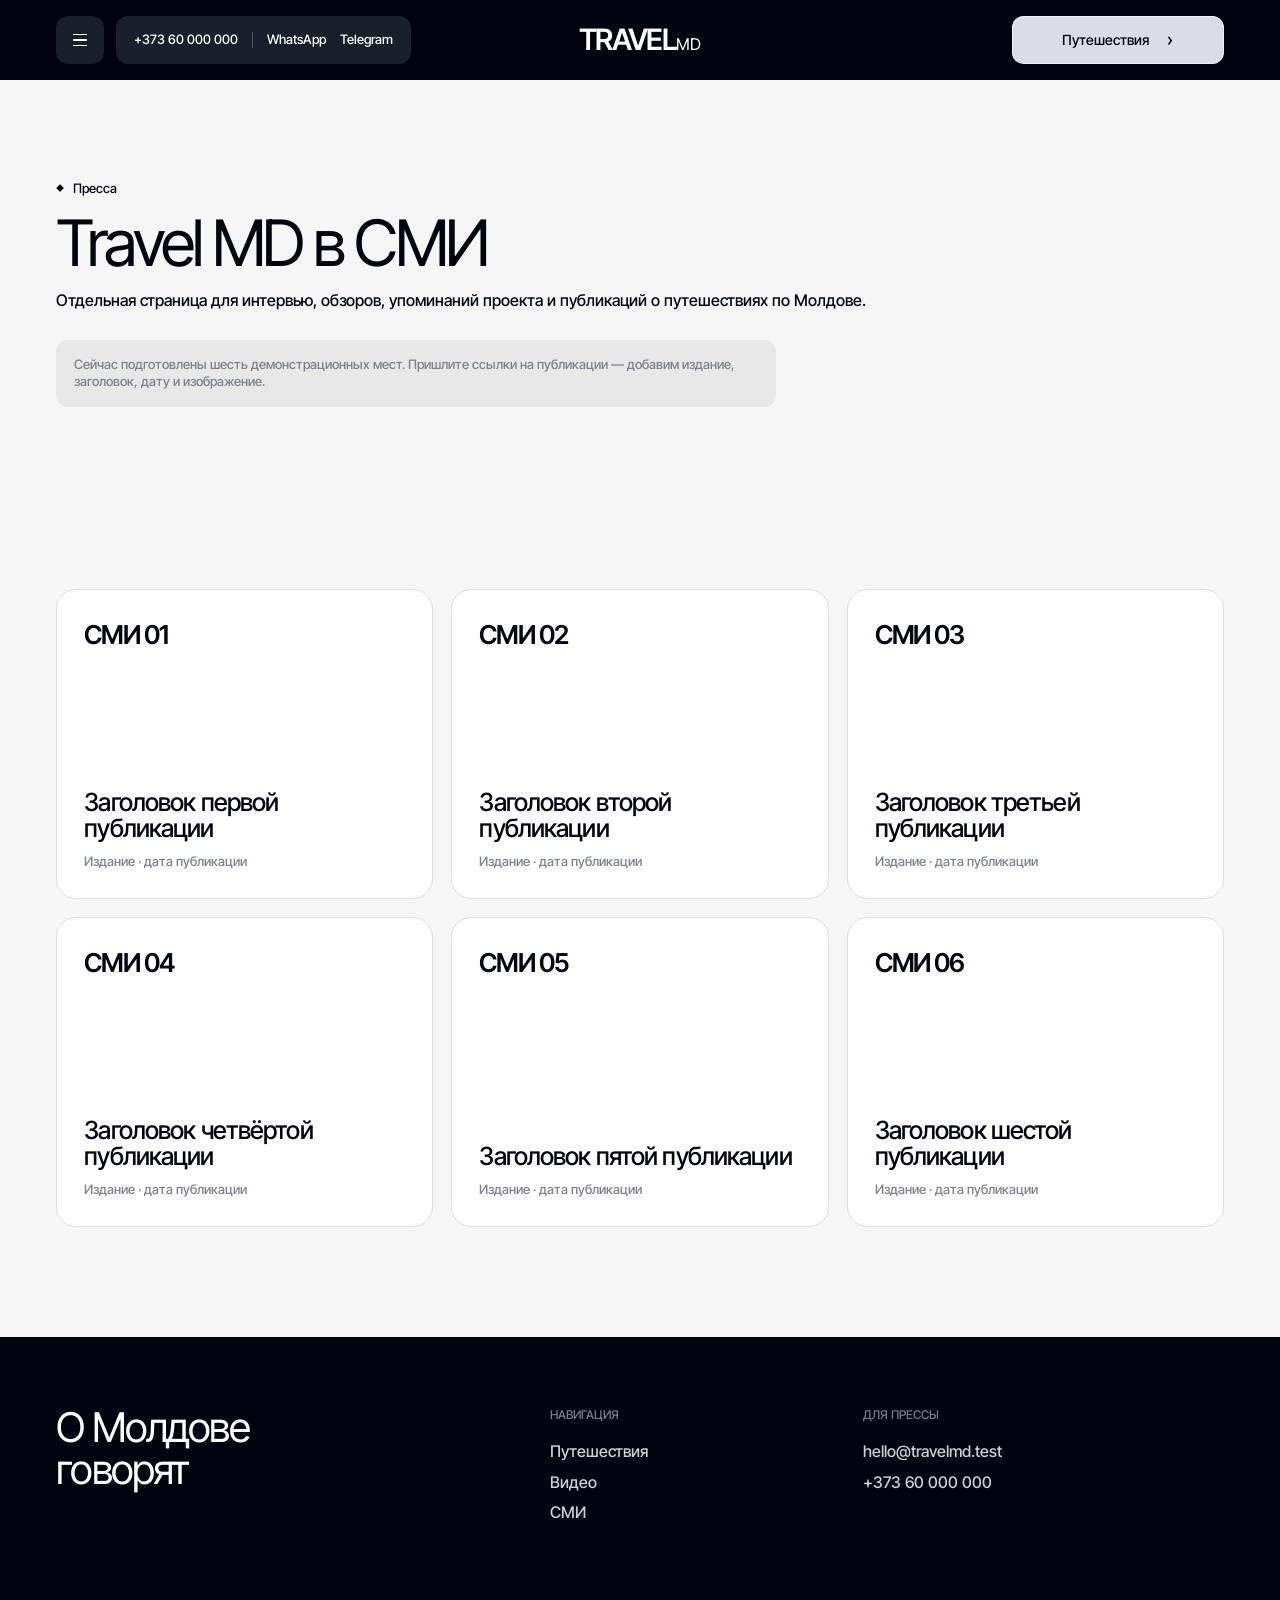
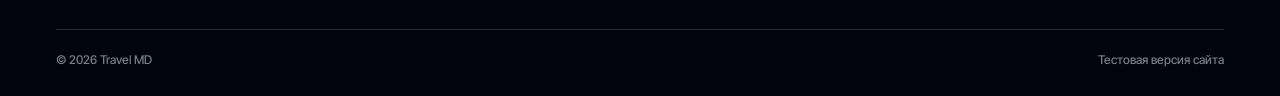
<file: press.html>
<!doctype html>
<html lang="ru">
  <head>
    <meta charset="UTF-8" />
    <meta name="viewport" content="width=device-width, initial-scale=1.0" />
    <meta
      name="description"
      content="Публикации и материалы СМИ о Travel MD и путешествиях по Молдове."
    />
    <title>Travel MD в СМИ</title>
    <link rel="stylesheet" href="./styles.css" />
  </head>
  <body class="inner-page">
    <header class="site-header">
      <div class="header-left">
        <button
          class="menu-button"
          type="button"
          aria-label="Открыть навигацию"
          aria-expanded="false"
          data-menu-open
        >
          <span></span><span></span><span></span>
        </button>
        <div class="contact-pill">
          <a href="tel:+37360000000">+373&nbsp;60&nbsp;000&nbsp;000</a>
          <span></span>
          <a href="#">WhatsApp</a>
          <a href="#">Telegram</a>
        </div>
      </div>
      <a class="brand" href="./index.html">Travel<small>MD</small></a>
      <div class="header-actions">
        <a class="button" href="./index.html#tours"
          >Путешествия <span class="button-arrow">›</span></a
        >
      </div>
    </header>

    <aside class="nav-panel" aria-label="Навигация" inert>
      <div class="nav-panel-inner">
        <button
          class="nav-close"
          type="button"
          aria-label="Закрыть навигацию"
          data-menu-close
        >
          ×
        </button>
        <nav class="nav-links" aria-label="Основная навигация">
          <a href="./index.html">Главная</a>
          <a href="./index.html#tours">Путешествия</a>
          <a href="./videos.html">Видео</a>
          <a href="./press.html">СМИ</a>
          <a href="./index.html#about">О нас</a>
          <a href="./index.html#contact">Контакты</a>
        </nav>
        <div class="nav-meta">
          <p>+373 60 000 000</p>
          <p>hello@travelmd.test</p>
        </div>
      </div>
    </aside>

    <main>
      <section class="inner-hero">
        <p class="eyebrow">Пресса</p>
        <h1>Travel MD в СМИ</h1>
        <p>
          Отдельная страница для интервью, обзоров, упоминаний проекта и
          публикаций о путешествиях по Молдове.
        </p>
        <div class="empty-note">
          Сейчас подготовлены шесть демонстрационных мест. Пришлите ссылки на
          публикации — добавим издание, заголовок, дату и изображение.
        </div>
      </section>

      <section class="section section-white">
        <div class="press-grid">
          <!-- PRESS 1: замените href, источник, заголовок и дату -->
          <a class="press-card" href="#" data-placeholder-link>
            <span class="press-source">СМИ 01</span>
            <div>
              <h2>Заголовок первой публикации</h2>
              <p>Издание · дата публикации</p>
            </div>
          </a>

          <!-- PRESS 2: замените href, источник, заголовок и дату -->
          <a class="press-card" href="#" data-placeholder-link>
            <span class="press-source">СМИ 02</span>
            <div>
              <h2>Заголовок второй публикации</h2>
              <p>Издание · дата публикации</p>
            </div>
          </a>

          <!-- PRESS 3: замените href, источник, заголовок и дату -->
          <a class="press-card" href="#" data-placeholder-link>
            <span class="press-source">СМИ 03</span>
            <div>
              <h2>Заголовок третьей публикации</h2>
              <p>Издание · дата публикации</p>
            </div>
          </a>

          <!-- PRESS 4: замените href, источник, заголовок и дату -->
          <a class="press-card" href="#" data-placeholder-link>
            <span class="press-source">СМИ 04</span>
            <div>
              <h2>Заголовок четвёртой публикации</h2>
              <p>Издание · дата публикации</p>
            </div>
          </a>

          <!-- PRESS 5: замените href, источник, заголовок и дату -->
          <a class="press-card" href="#" data-placeholder-link>
            <span class="press-source">СМИ 05</span>
            <div>
              <h2>Заголовок пятой публикации</h2>
              <p>Издание · дата публикации</p>
            </div>
          </a>

          <!-- PRESS 6: замените href, источник, заголовок и дату -->
          <a class="press-card" href="#" data-placeholder-link>
            <span class="press-source">СМИ 06</span>
            <div>
              <h2>Заголовок шестой публикации</h2>
              <p>Издание · дата публикации</p>
            </div>
          </a>
        </div>
      </section>
    </main>

    <footer class="site-footer">
      <div class="footer-brand">О Молдове<br />говорят</div>
      <div>
        <p class="footer-title">Навигация</p>
        <div class="footer-links">
          <a href="./index.html#tours">Путешествия</a>
          <a href="./videos.html">Видео</a>
          <a href="./press.html">СМИ</a>
        </div>
      </div>
      <div>
        <p class="footer-title">Для прессы</p>
        <div class="footer-links">
          <a href="mailto:hello@travelmd.test">hello@travelmd.test</a>
          <a href="tel:+37360000000">+373&nbsp;60&nbsp;000&nbsp;000</a>
        </div>
      </div>
      <div class="footer-bottom">
        <span>© 2026 Travel MD</span>
        <span>Тестовая версия сайта</span>
      </div>
    </footer>

    <div class="toast" role="status" aria-live="polite"></div>
    <script src="./script.js"></script>
  </body>
</html>
</file>
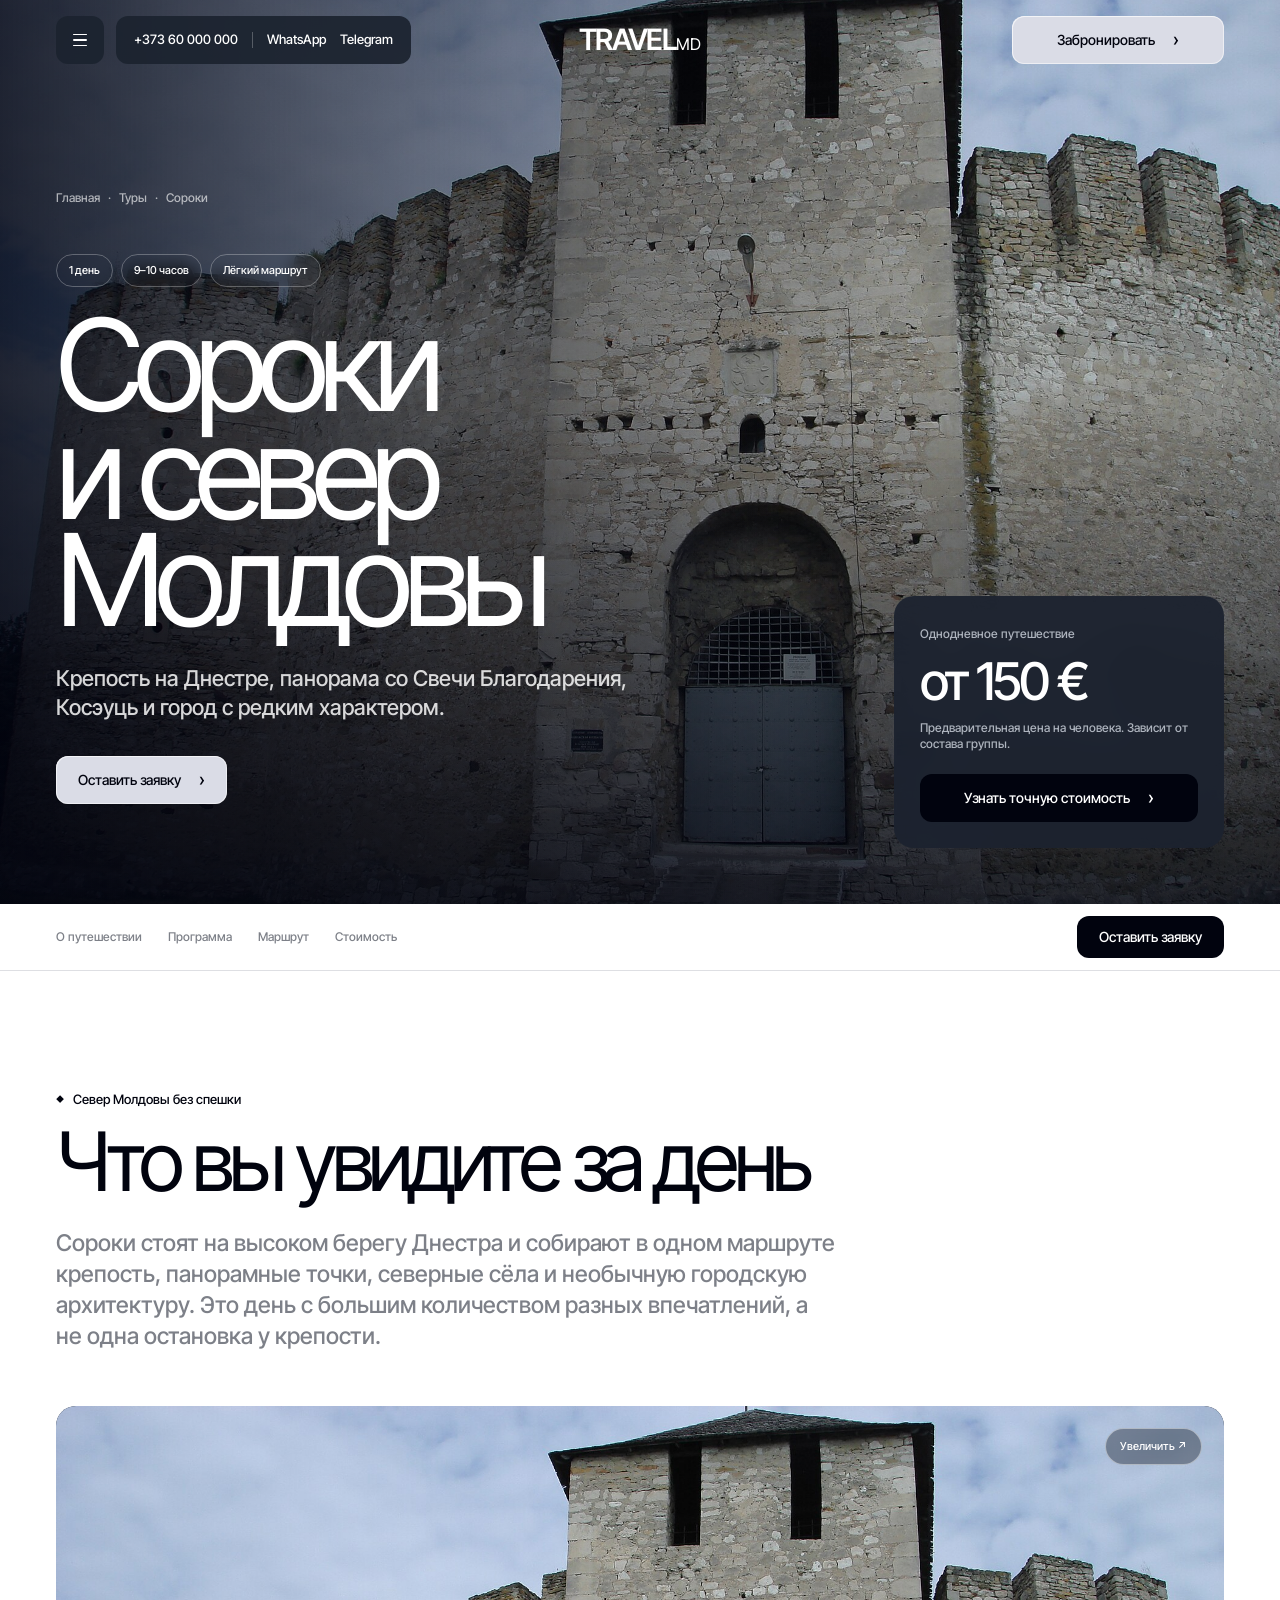
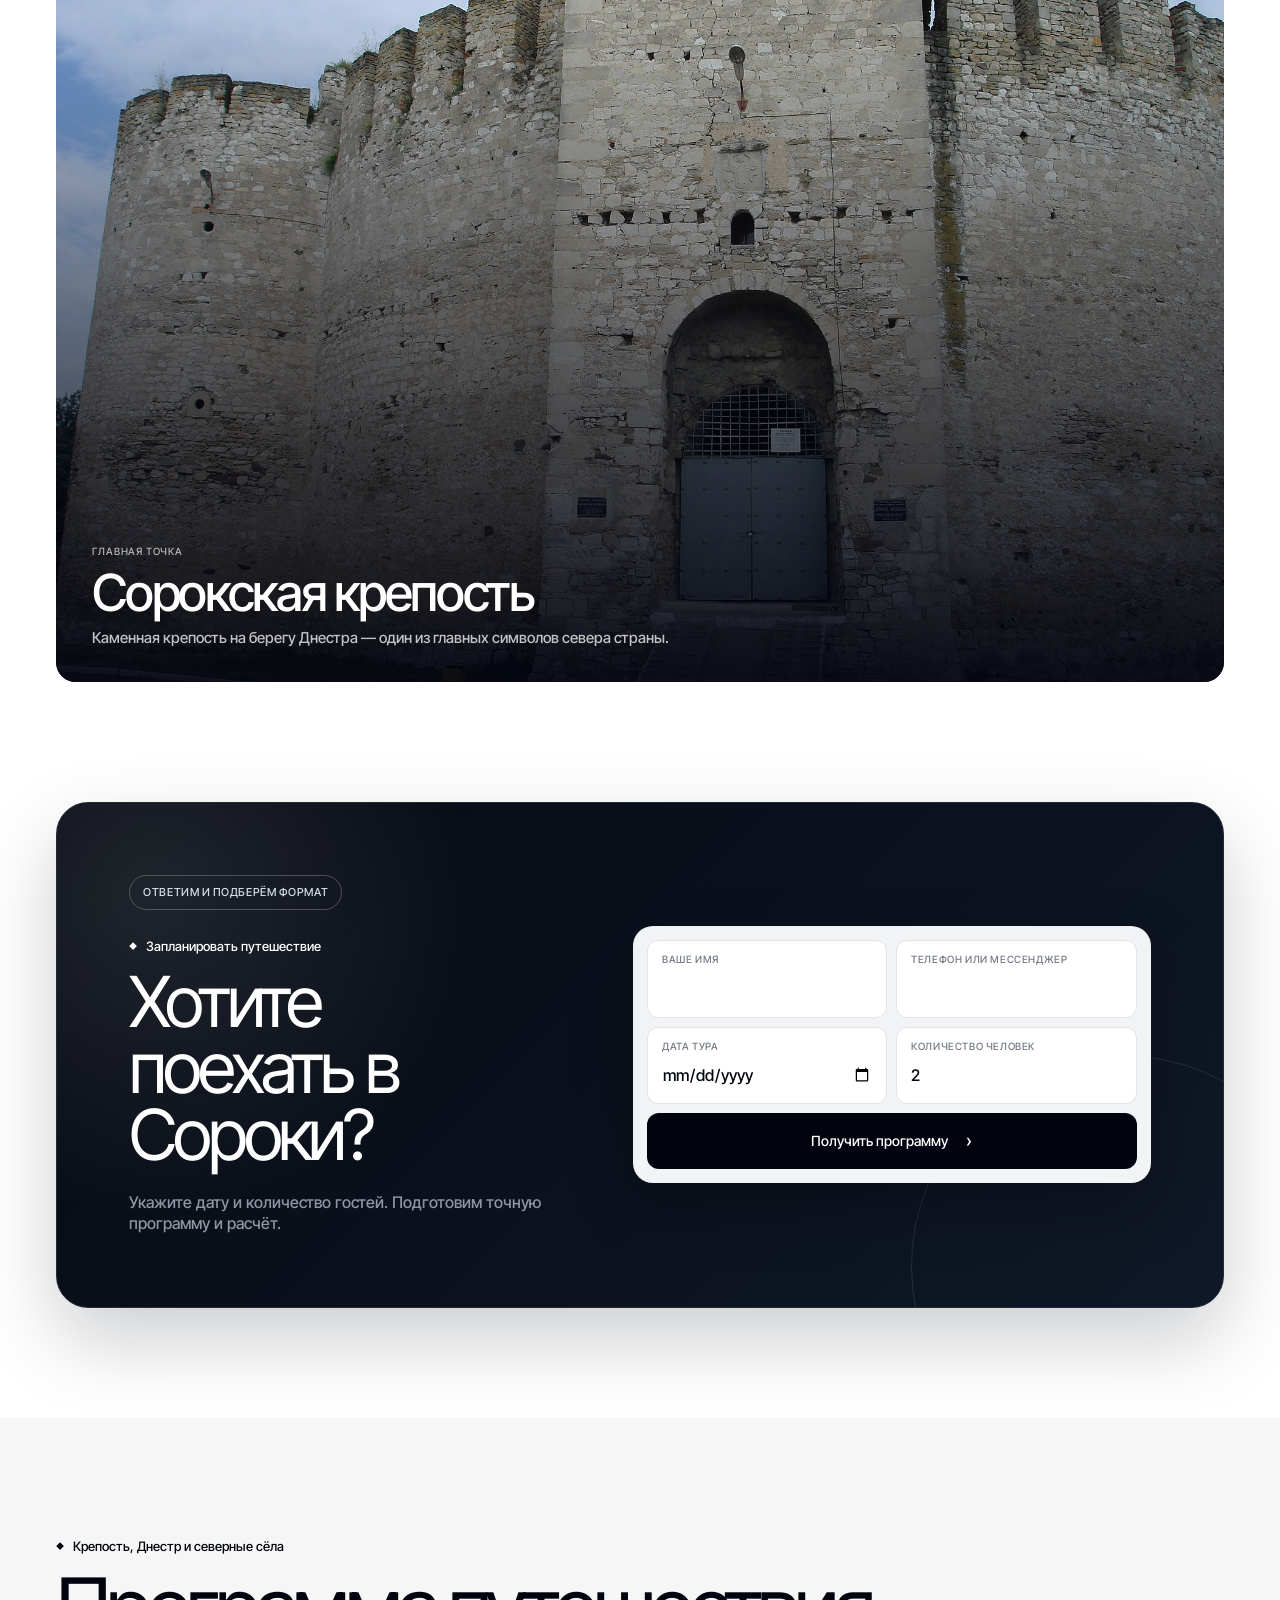
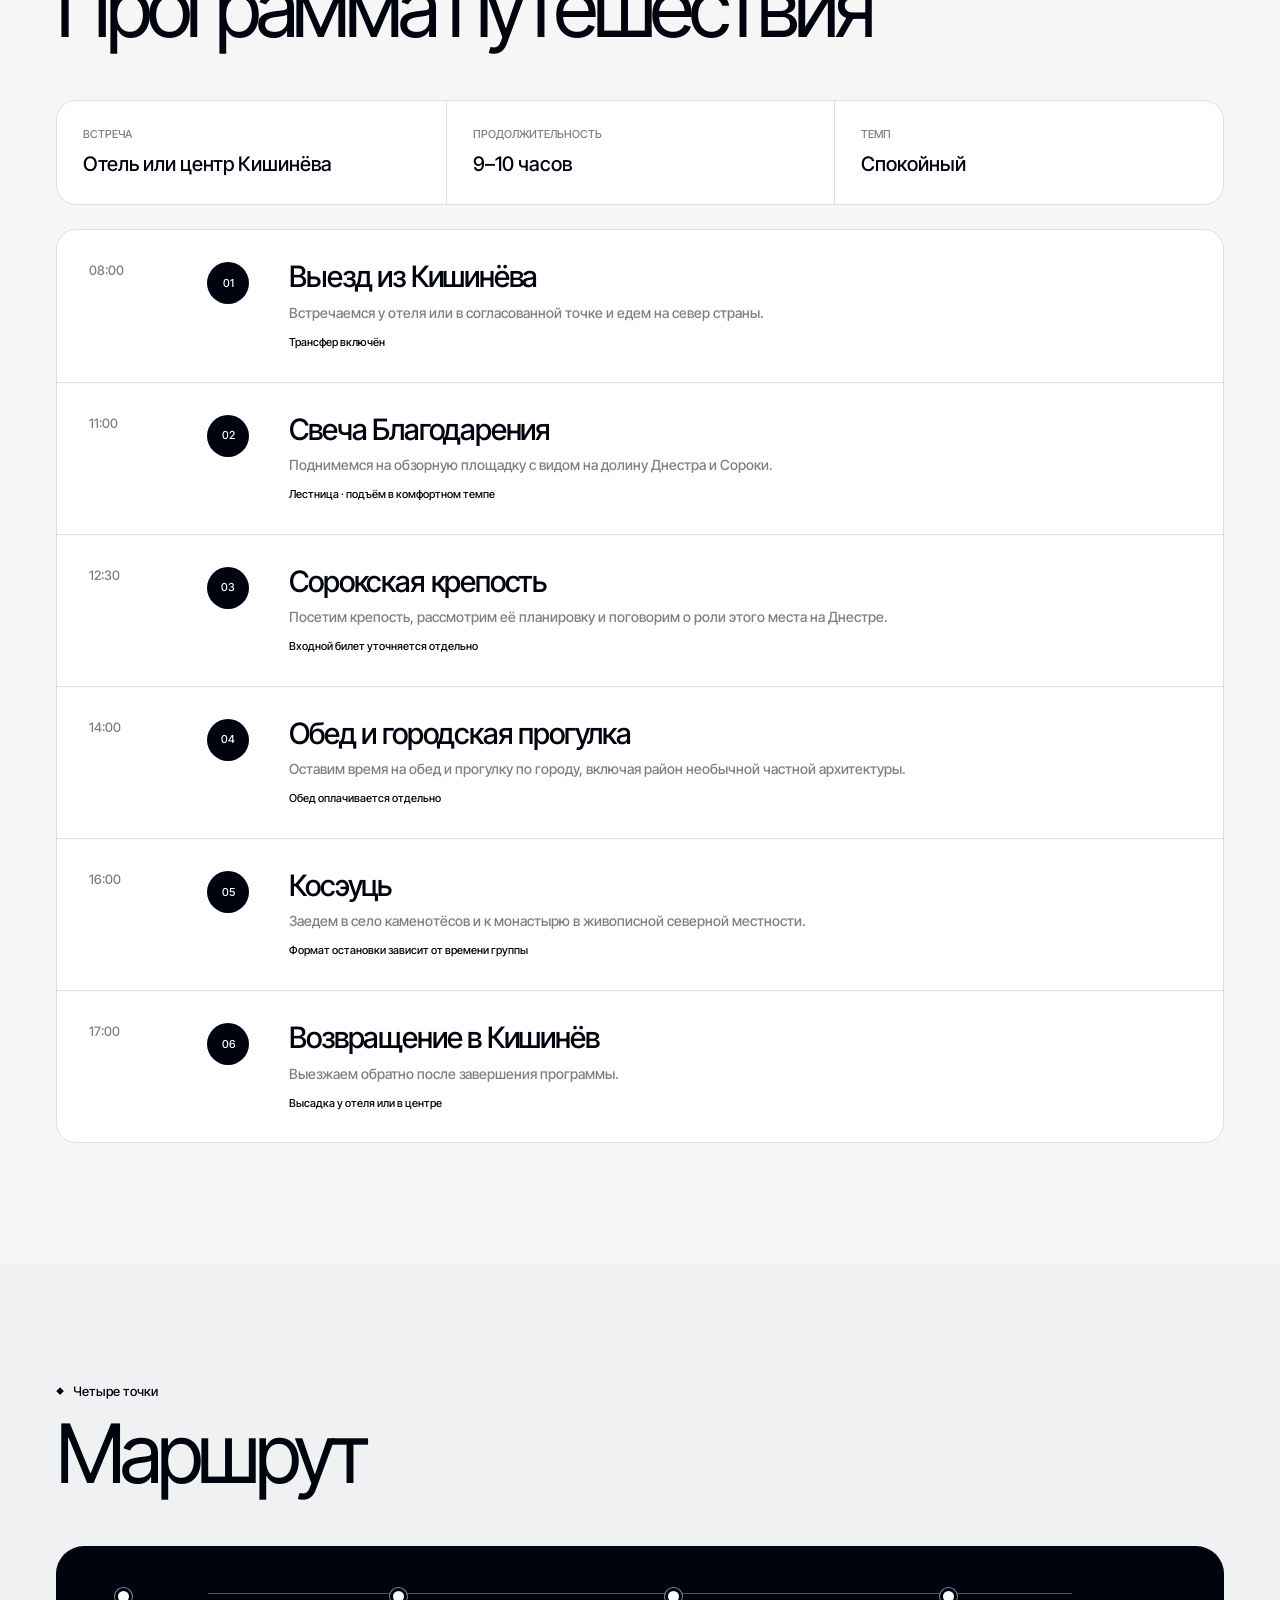
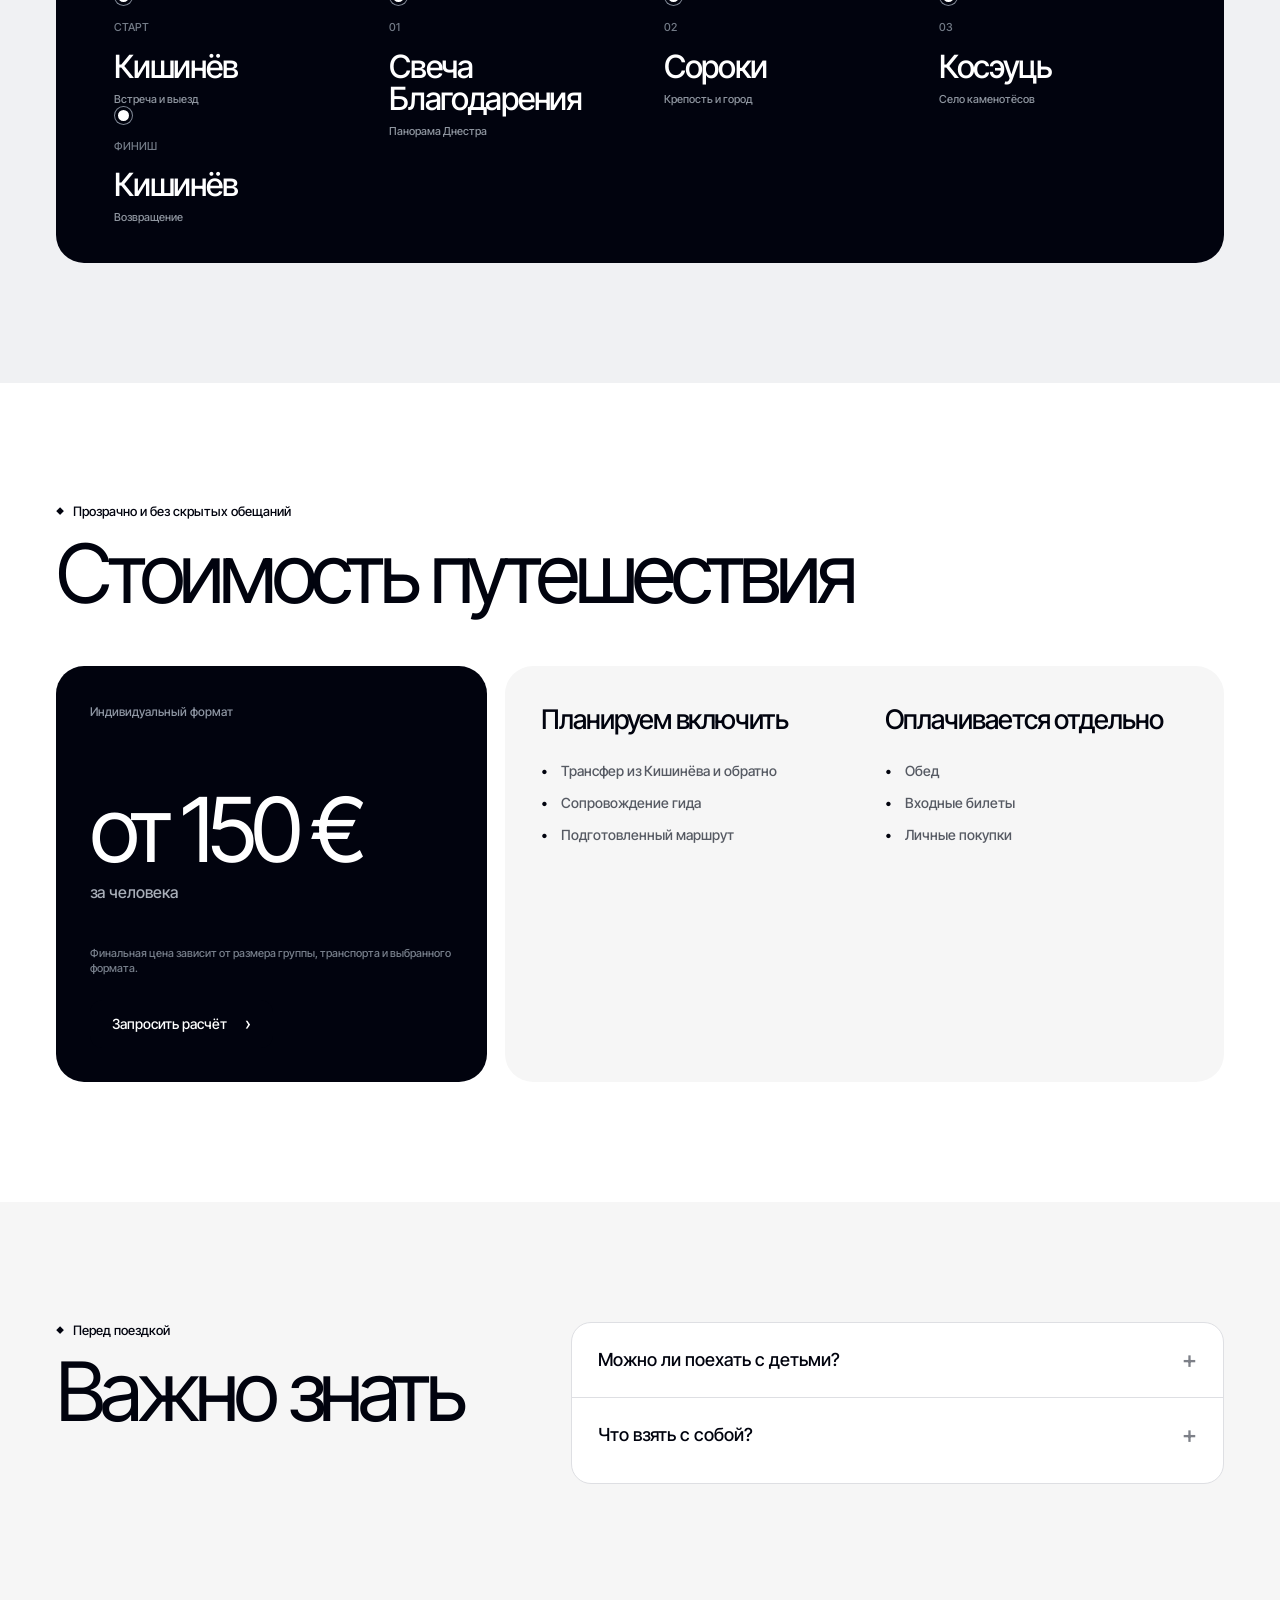
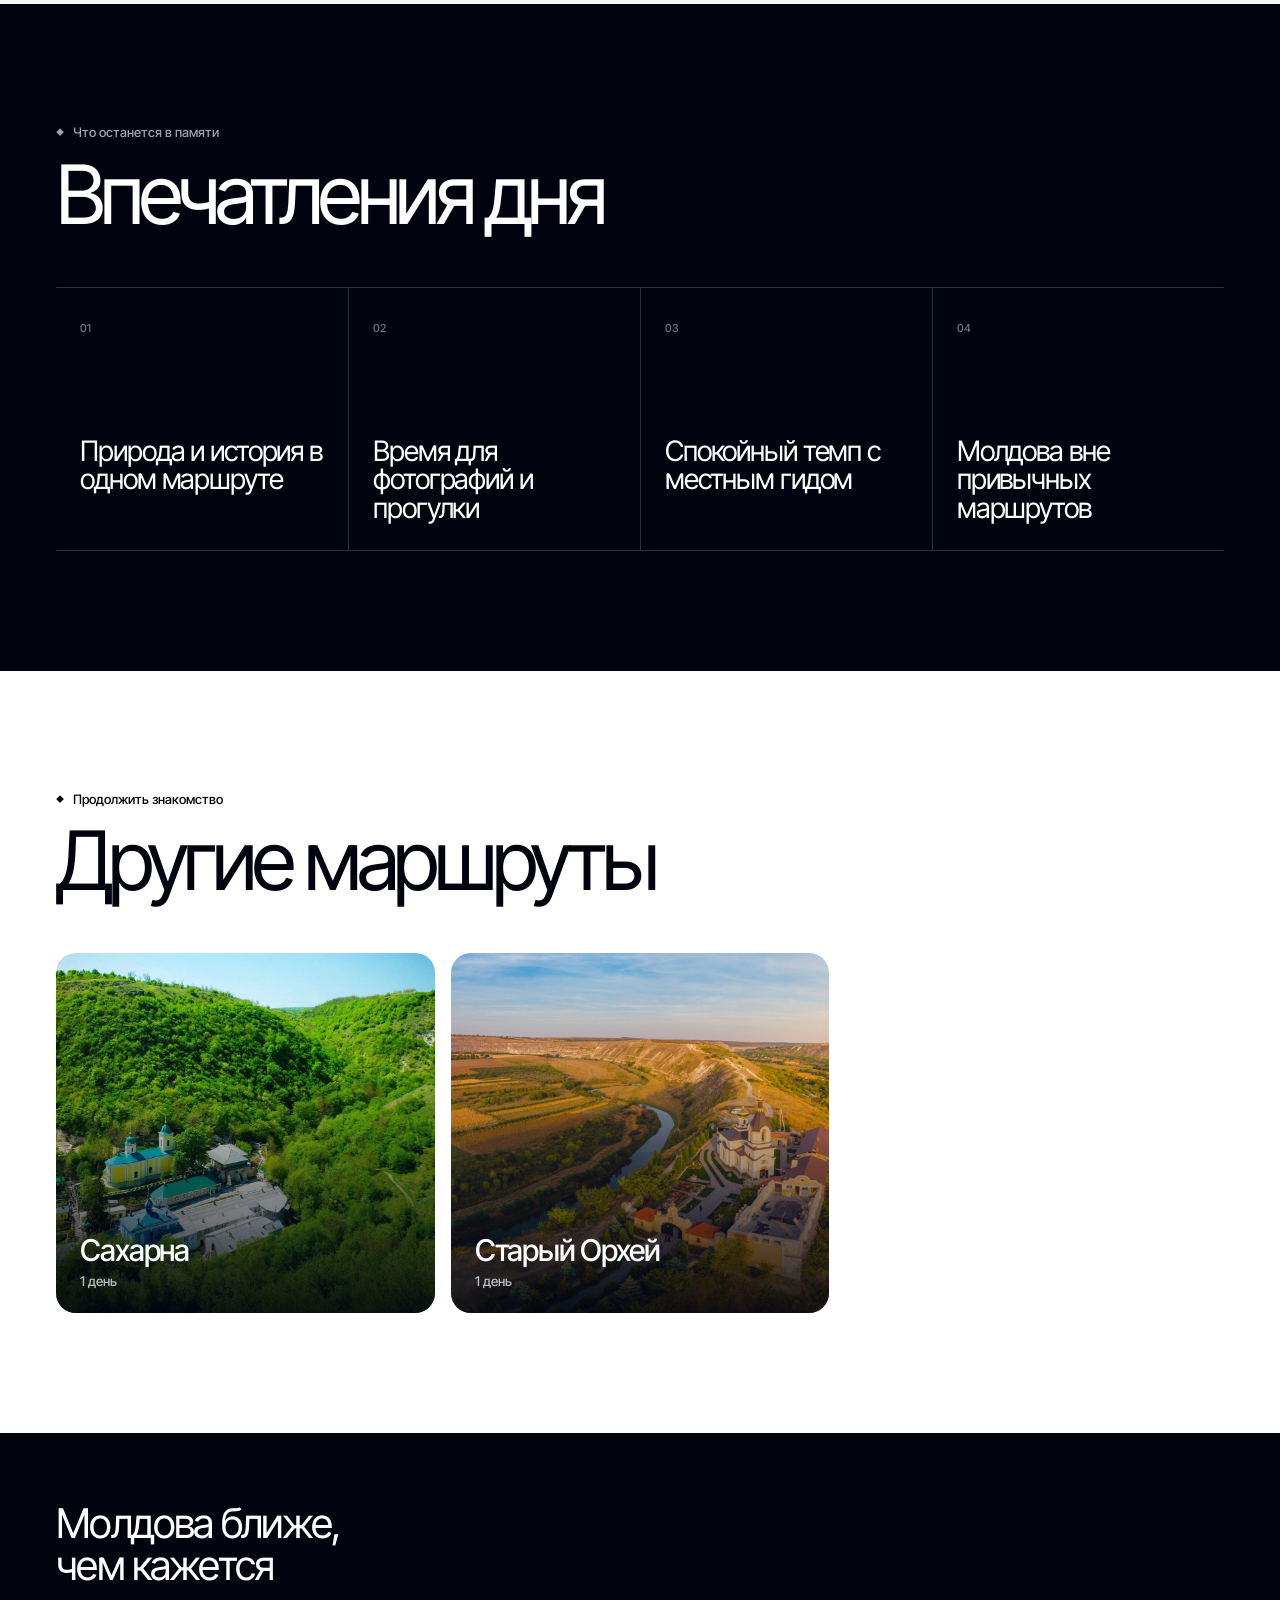
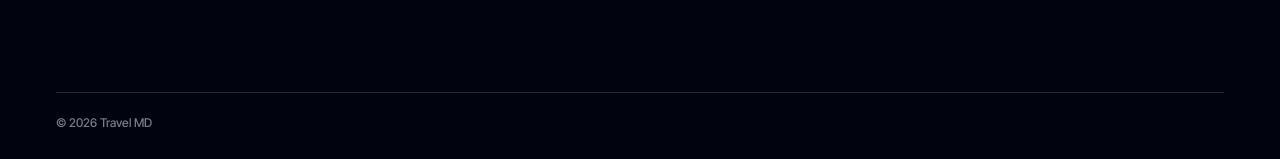
<file: soroca.html>
<!doctype html>
<html lang="ru">
  <head><meta charset="UTF-8" /><meta name="viewport" content="width=device-width, initial-scale=1.0" /><meta name="description" content="Однодневный тур из Кишинёва в Сороки: крепость на Днестре, Свеча Благодарения, Косэуць и север Молдовы." /><meta property="og:title" content="Сороки и север Молдовы — тур из Кишинёва" /><meta property="og:image" content="./assets/tours/soroca-donor-1.jpg" /><title>Сороки и север Молдовы — тур из Кишинёва | Travel MD</title><link rel="stylesheet" href="./styles.css?v=20260727-5" /></head>
  <body class="tour-page">
    <header class="site-header"><div class="header-left"><button class="menu-button" type="button" aria-label="Открыть навигацию" aria-expanded="false" data-menu-open><span></span><span></span><span></span></button><div class="contact-pill"><a href="tel:+37360000000">+373 60 000 000</a><span></span><a href="#" data-placeholder-link>WhatsApp</a><a href="#" data-placeholder-link>Telegram</a></div></div><a class="brand" href="./index.html">Travel<small>MD</small></a><div class="header-actions"><a class="button" href="#booking">Забронировать <span class="button-arrow">›</span></a></div></header>
    <aside class="nav-panel" aria-label="Навигация" inert><div class="nav-panel-inner"><button class="nav-close" type="button" aria-label="Закрыть навигацию" data-menu-close>×</button><nav class="nav-links"><a href="./index.html">Главная</a><a href="./index.html#tours">Путешествия</a><a href="./videos.html">Видео</a><a href="#booking">Контакты</a></nav></div></aside>
    <main>
      <section class="tour-hero"><img class="tour-hero-image" src="./assets/tours/soroca-donor-1.jpg" alt="Сорокская крепость на берегу Днестра" fetchpriority="high" /><div class="tour-hero-shade"></div><div class="tour-hero-content"><nav class="tour-breadcrumbs"><a href="./index.html">Главная</a><span>·</span><a href="./index.html#tours">Туры</a><span>·</span><span>Сороки</span></nav><div class="tour-badges"><span>1 день</span><span>9–10 часов</span><span>Лёгкий маршрут</span></div><h1>Сороки<br />и север Молдовы</h1><p>Крепость на Днестре, панорама со Свечи Благодарения, Косэуць и город с редким характером.</p><a class="button" href="#booking">Оставить заявку <span class="button-arrow">›</span></a></div><aside class="tour-quick-card"><span>Однодневное путешествие</span><strong>от 150 €</strong><p>Предварительная цена на человека. Зависит от состава группы.</p><a class="button button-dark" href="#booking">Узнать точную стоимость <span class="button-arrow">›</span></a></aside></section>
      <nav class="tour-anchor-nav"><a href="#overview">О путешествии</a><a href="#program">Программа</a><a href="#route">Маршрут</a><a href="#price">Стоимость</a><a class="button button-dark" href="#booking">Оставить заявку</a></nav>
      <section class="tour-detail-section" id="overview"><div class="tour-section-heading"><p class="eyebrow">Север Молдовы без спешки</p><h2>Что вы увидите за день</h2><p class="tour-section-intro">Сороки стоят на высоком берегу Днестра и собирают в одном маршруте крепость, панорамные точки, северные сёла и необычную городскую архитектуру. Это день с большим количеством разных впечатлений, а не одна остановка у крепости.</p></div><div class="tour-photo-slider"><div class="tour-photo-story"><a class="tour-photo-card" href="./assets/tours/soroca-donor-1.jpg"><img src="./assets/tours/soroca-donor-1.jpg" alt="Сорокская крепость" loading="eager" /><div class="tour-photo-card__copy"><span>Главная точка</span><h3>Сорокская крепость</h3><p>Каменная крепость на берегу Днестра — один из главных символов севера страны.</p></div></a></div></div></section>
      <section class="tour-booking tour-booking--featured" id="booking"><div class="tour-booking-copy"><span class="tour-booking-badge">Ответим и подберём формат</span><p class="eyebrow">Запланировать путешествие</p><h2>Хотите поехать в Сороки?</h2><p>Укажите дату и количество гостей. Подготовим точную программу и расчёт.</p></div><form class="tour-booking-form" data-demo-form><label class="tour-booking-field"><span>Ваше имя</span><input type="text" name="name" required /></label><label class="tour-booking-field"><span>Телефон или мессенджер</span><input type="tel" name="contact" required /></label><label class="tour-booking-field"><span>Дата тура</span><input type="date" name="date" data-tour-date required /></label><label class="tour-booking-field"><span>Количество человек</span><input type="number" name="people" min="1" value="2" required /></label><button class="button" type="submit">Получить программу <span class="button-arrow">›</span></button></form></section>
      <section class="tour-detail-section tour-program" id="program"><div class="tour-section-heading"><p class="eyebrow">Крепость, Днестр и северные сёла</p><h2>Программа путешествия</h2></div><div class="program-summary"><div><span>Встреча</span><strong>Отель или центр Кишинёва</strong></div><div><span>Продолжительность</span><strong>9–10 часов</strong></div><div><span>Темп</span><strong>Спокойный</strong></div></div><div class="program-list"><article class="program-item"><div class="program-time">08:00</div><div class="program-number">01</div><div class="program-copy"><h3>Выезд из Кишинёва</h3><p>Встречаемся у отеля или в согласованной точке и едем на север страны.</p><small>Трансфер включён</small></div></article><article class="program-item"><div class="program-time">11:00</div><div class="program-number">02</div><div class="program-copy"><h3>Свеча Благодарения</h3><p>Поднимемся на обзорную площадку с видом на долину Днестра и Сороки.</p><small>Лестница · подъём в комфортном темпе</small></div></article><article class="program-item"><div class="program-time">12:30</div><div class="program-number">03</div><div class="program-copy"><h3>Сорокская крепость</h3><p>Посетим крепость, рассмотрим её планировку и поговорим о роли этого места на Днестре.</p><small>Входной билет уточняется отдельно</small></div></article><article class="program-item"><div class="program-time">14:00</div><div class="program-number">04</div><div class="program-copy"><h3>Обед и городская прогулка</h3><p>Оставим время на обед и прогулку по городу, включая район необычной частной архитектуры.</p><small>Обед оплачивается отдельно</small></div></article><article class="program-item"><div class="program-time">16:00</div><div class="program-number">05</div><div class="program-copy"><h3>Косэуць</h3><p>Заедем в село каменотёсов и к монастырю в живописной северной местности.</p><small>Формат остановки зависит от времени группы</small></div></article><article class="program-item"><div class="program-time">17:00</div><div class="program-number">06</div><div class="program-copy"><h3>Возвращение в Кишинёв</h3><p>Выезжаем обратно после завершения программы.</p><small>Высадка у отеля или в центре</small></div></article></div></section>
      <section class="tour-detail-section route-section" id="route"><div class="tour-section-heading"><p class="eyebrow">Четыре точки</p><h2>Маршрут</h2></div><div class="route-card"><div class="route-line" aria-hidden="true"></div><article><span>Старт</span><strong>Кишинёв</strong><small>Встреча и выезд</small></article><article><span>01</span><strong>Свеча Благодарения</strong><small>Панорама Днестра</small></article><article><span>02</span><strong>Сороки</strong><small>Крепость и город</small></article><article><span>03</span><strong>Косэуць</strong><small>Село каменотёсов</small></article><article><span>Финиш</span><strong>Кишинёв</strong><small>Возвращение</small></article></div></section>
      <section class="tour-detail-section price-section" id="price"><div class="tour-section-heading"><p class="eyebrow">Прозрачно и без скрытых обещаний</p><h2>Стоимость путешествия</h2></div><div class="price-layout"><article class="price-card"><span>Индивидуальный формат</span><strong>от 150 €</strong><p>за человека</p><small>Финальная цена зависит от размера группы, транспорта и выбранного формата.</small><a class="button button-dark" href="#booking">Запросить расчёт <span class="button-arrow">›</span></a></article><div class="included-card"><div><h3>Планируем включить</h3><ul><li>Трансфер из Кишинёва и обратно</li><li>Сопровождение гида</li><li>Подготовленный маршрут</li></ul></div><div><h3>Оплачивается отдельно</h3><ul><li>Обед</li><li>Входные билеты</li><li>Личные покупки</li></ul></div></div></div></section>
      <section class="tour-detail-section faq-section"><div class="tour-section-heading"><p class="eyebrow">Перед поездкой</p><h2>Важно знать</h2></div><div class="faq-list"><details><summary>Можно ли поехать с детьми?</summary><p>Да, но на Свече Благодарения есть длинная лестница. Остальной маршрут можно адаптировать.</p></details><details><summary>Что взять с собой?</summary><p>Удобную обувь, воду, одежду по погоде и документ для входа на объекты, если потребуется.</p></details></div></section>
    <section class="tour-detail-section tour-experience"><div class="tour-section-heading"><p class="eyebrow">Что останется в памяти</p><h2>Впечатления дня</h2></div><div class="experience-strip"><article><span>01</span><h3>Природа и история в одном маршруте</h3></article><article><span>02</span><h3>Время для фотографий и прогулки</h3></article><article><span>03</span><h3>Спокойный темп с местным гидом</h3></article><article><span>04</span><h3>Молдова вне привычных маршрутов</h3></article></div></section><section class="related-section"><div class="tour-section-heading"><p class="eyebrow">Продолжить знакомство</p><h2>Другие маршруты</h2></div><div class="related-tours"><a href="./saharna.html"><img src="./assets/tours/saharna-monastery-aerial.jpeg" alt="Сахарна" loading="lazy" /><span><strong>Сахарна</strong><small>1 день</small></span></a><a href="./old-orhei.html"><img src="./assets/tours/orhei-valley.jpg" alt="Старый Орхей" loading="lazy" /><span><strong>Старый Орхей</strong><small>1 день</small></span></a></div></section></main><footer class="site-footer"><div class="footer-brand">Молдова ближе,<br />чем кажется</div><div class="footer-bottom"><span>© 2026 Travel MD</span></div></footer><div class="toast" role="status" aria-live="polite"></div><script src="./script.js?v=20260727-5"></script>
  </body>
</html>
</file>
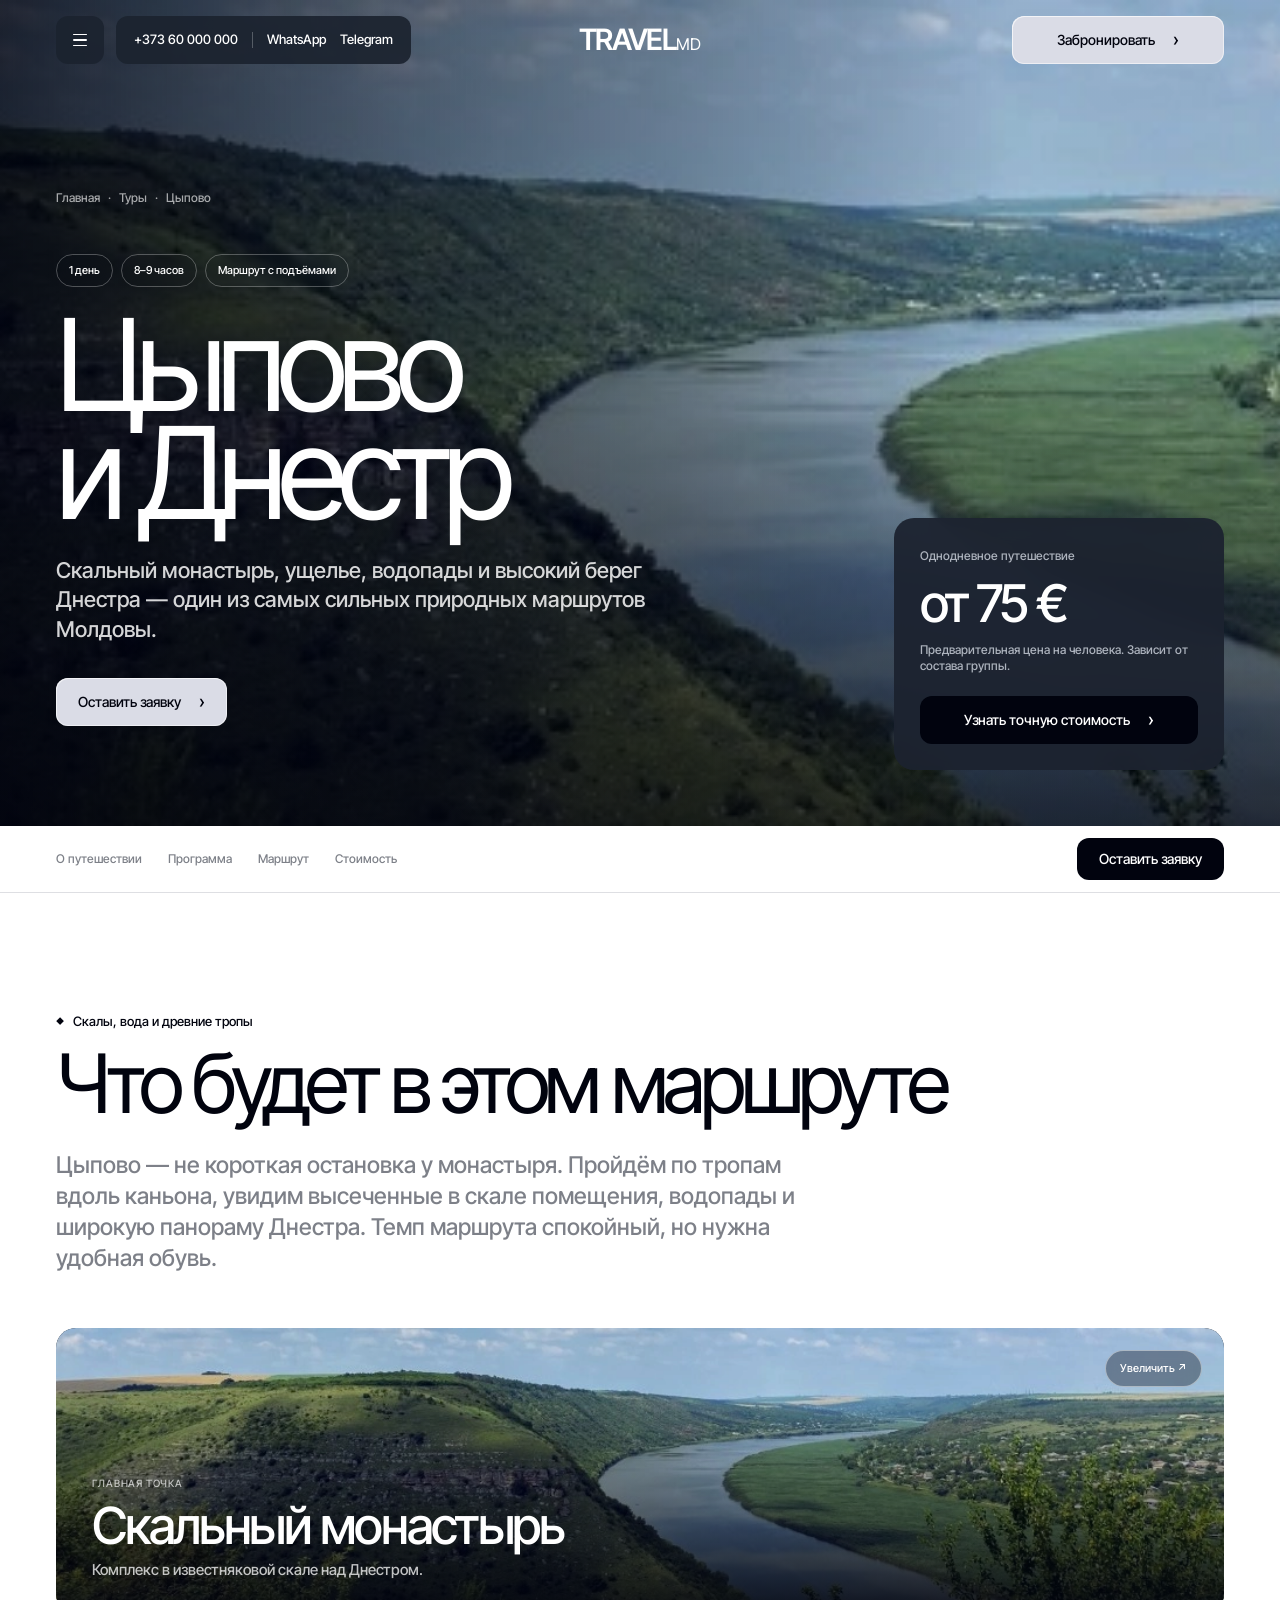
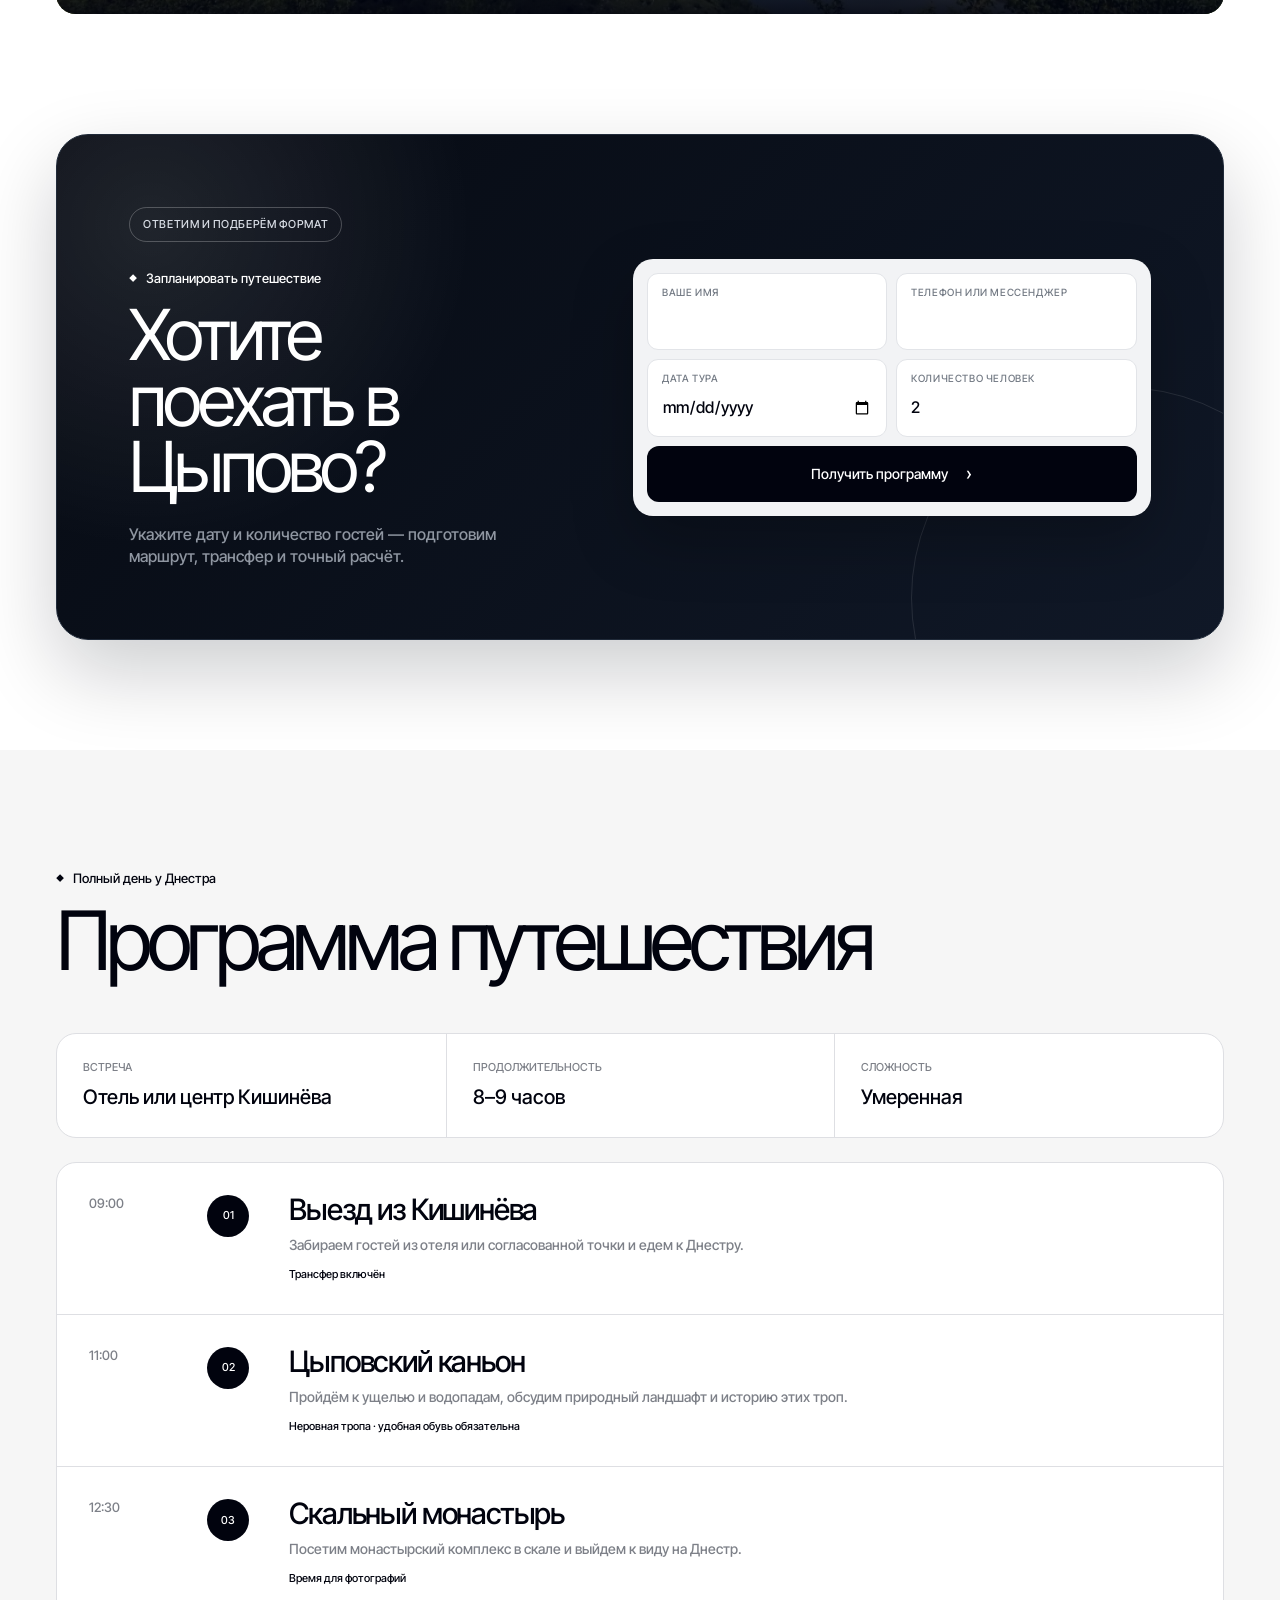
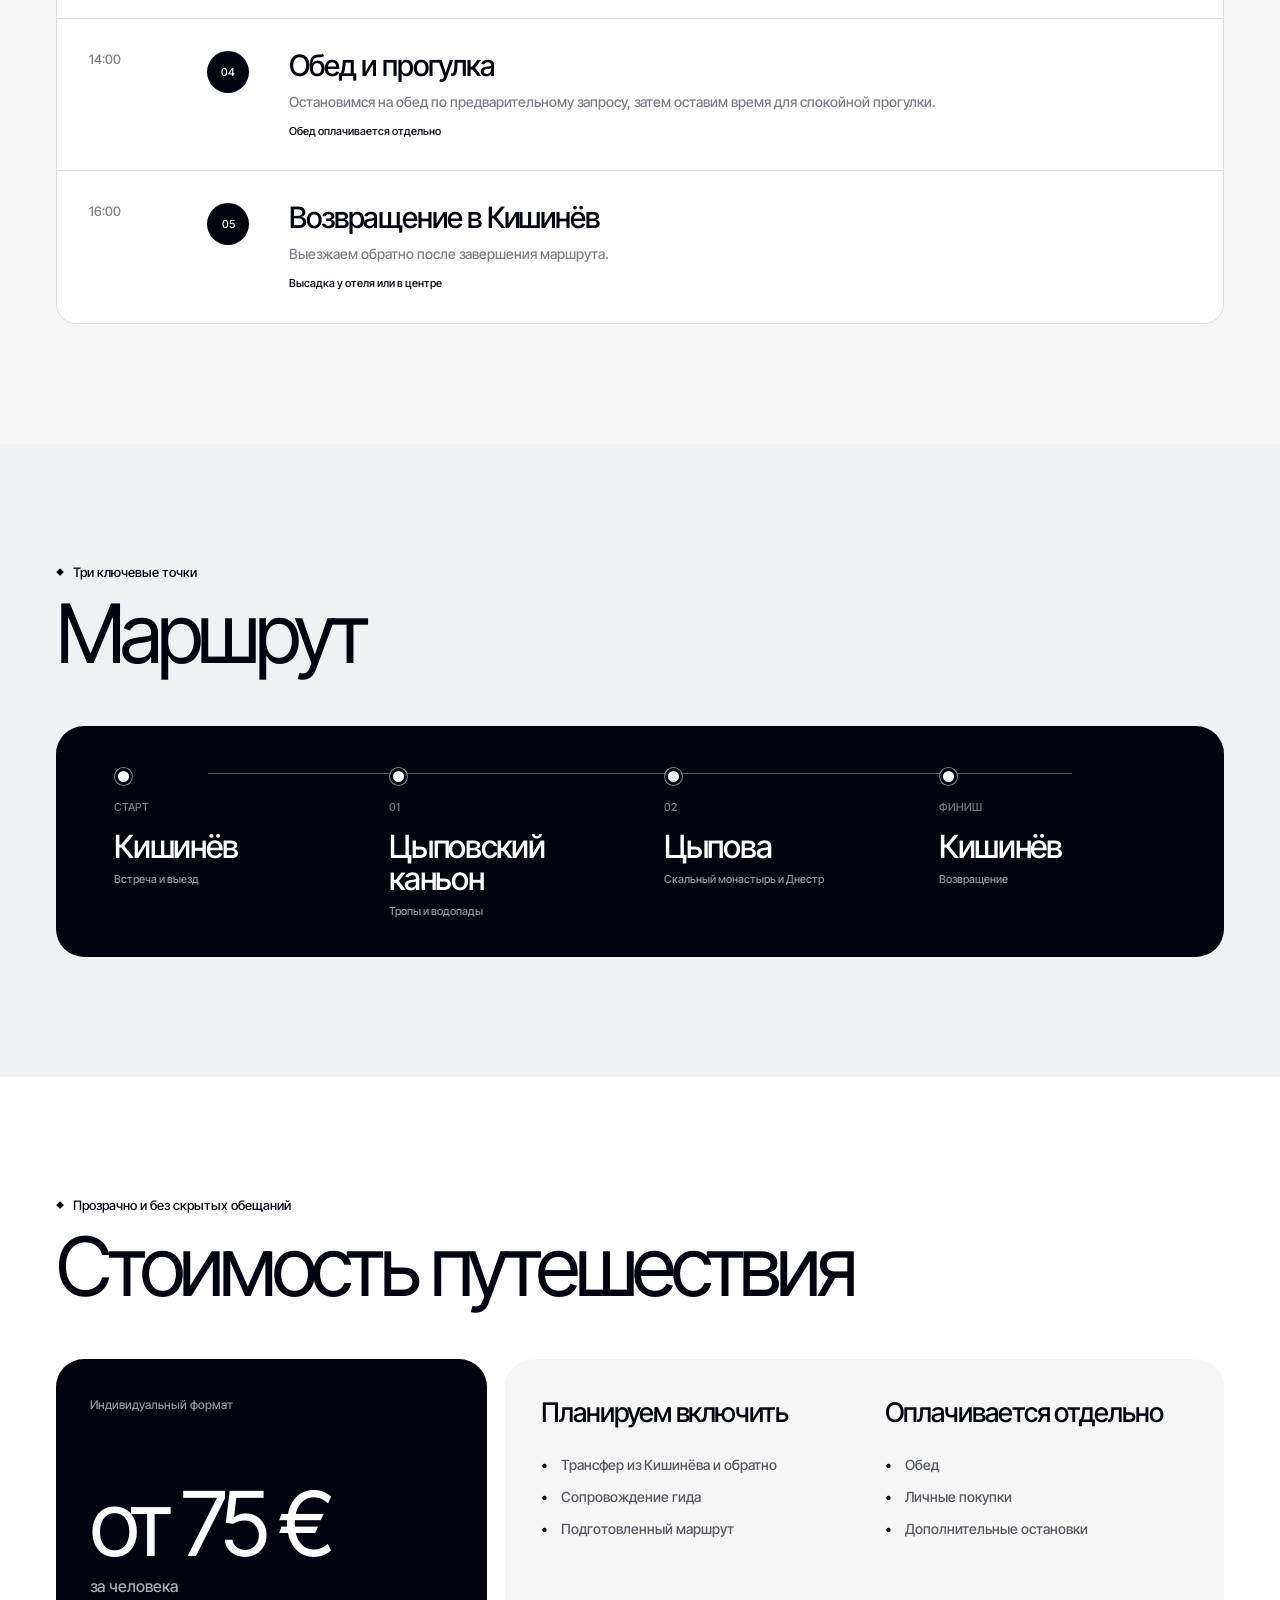
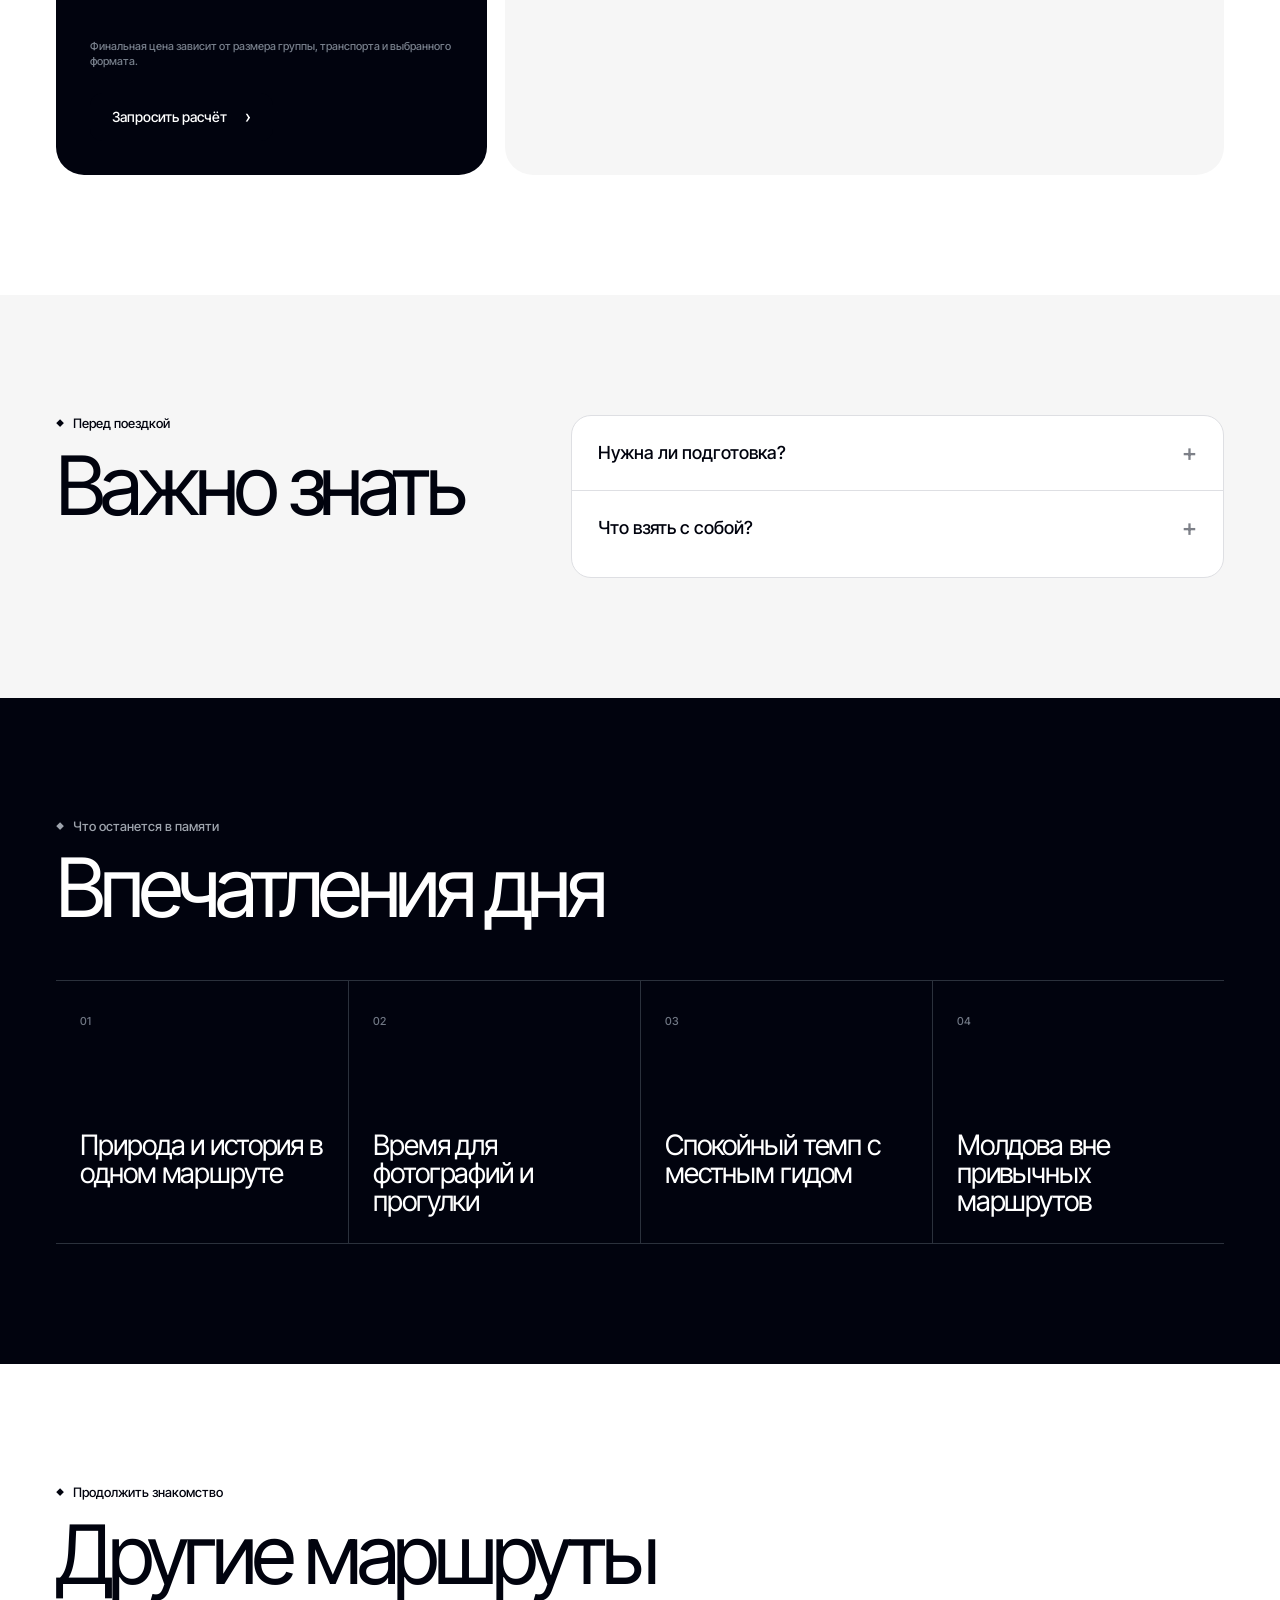
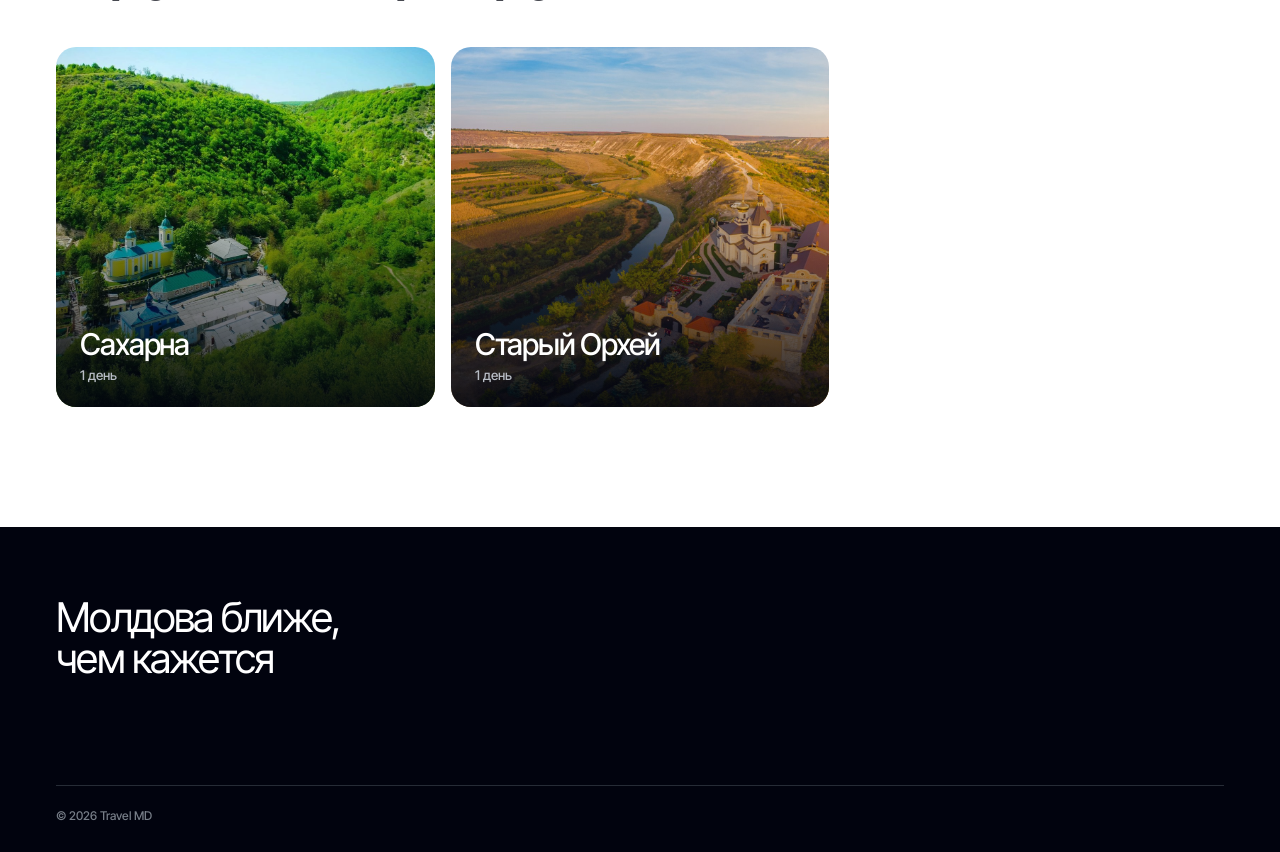
<file: tipova.html>
<!doctype html>
<html lang="ru">
  <head>
    <meta charset="UTF-8" />
    <meta name="viewport" content="width=device-width, initial-scale=1.0" />
    <meta name="description" content="Однодневный тур из Кишинёва в Цыпово: скальный монастырь, каньон, водопады и панорамы Днестра." />
    <meta property="og:title" content="Цыпово и Днестр — тур из Кишинёва" />
    <meta property="og:image" content="./assets/tours/tipova-donor-1.webp" />
    <title>Цыпово и Днестр — тур из Кишинёва | Travel MD</title>
    <link rel="stylesheet" href="./styles.css?v=20260727-5" />
  </head>
  <body class="tour-page">
    <header class="site-header"><div class="header-left"><button class="menu-button" type="button" aria-label="Открыть навигацию" aria-expanded="false" data-menu-open><span></span><span></span><span></span></button><div class="contact-pill"><a href="tel:+37360000000">+373 60 000 000</a><span></span><a href="#" data-placeholder-link>WhatsApp</a><a href="#" data-placeholder-link>Telegram</a></div></div><a class="brand" href="./index.html">Travel<small>MD</small></a><div class="header-actions"><a class="button" href="#booking">Забронировать <span class="button-arrow">›</span></a></div></header>
    <aside class="nav-panel" aria-label="Навигация" inert><div class="nav-panel-inner"><button class="nav-close" type="button" aria-label="Закрыть навигацию" data-menu-close>×</button><nav class="nav-links"><a href="./index.html">Главная</a><a href="./index.html#tours">Путешествия</a><a href="./videos.html">Видео</a><a href="#booking">Контакты</a></nav></div></aside>
    <main>
      <section class="tour-hero"><img class="tour-hero-image" src="./assets/tours/tipova-donor-1.webp" alt="Скальный монастырь Цыповы над Днестром" fetchpriority="high" /><div class="tour-hero-shade"></div><div class="tour-hero-content"><nav class="tour-breadcrumbs"><a href="./index.html">Главная</a><span>·</span><a href="./index.html#tours">Туры</a><span>·</span><span>Цыпово</span></nav><div class="tour-badges"><span>1 день</span><span>8–9 часов</span><span>Маршрут с подъёмами</span></div><h1>Цыпово<br />и Днестр</h1><p>Скальный монастырь, ущелье, водопады и высокий берег Днестра — один из самых сильных природных маршрутов Молдовы.</p><a class="button" href="#booking">Оставить заявку <span class="button-arrow">›</span></a></div><aside class="tour-quick-card"><span>Однодневное путешествие</span><strong>от 75 €</strong><p>Предварительная цена на человека. Зависит от состава группы.</p><a class="button button-dark" href="#booking">Узнать точную стоимость <span class="button-arrow">›</span></a></aside></section>
      <nav class="tour-anchor-nav"><a href="#overview">О путешествии</a><a href="#program">Программа</a><a href="#route">Маршрут</a><a href="#price">Стоимость</a><a class="button button-dark" href="#booking">Оставить заявку</a></nav>
      <section class="tour-detail-section" id="overview"><div class="tour-section-heading"><p class="eyebrow">Скалы, вода и древние тропы</p><h2>Что будет в этом маршруте</h2><p class="tour-section-intro">Цыпово — не короткая остановка у монастыря. Пройдём по тропам вдоль каньона, увидим высеченные в скале помещения, водопады и широкую панораму Днестра. Темп маршрута спокойный, но нужна удобная обувь.</p></div><div class="tour-photo-slider"><div class="tour-photo-story"><a class="tour-photo-card" href="./assets/tours/tipova-donor-1.webp"><img src="./assets/tours/tipova-donor-1.webp" alt="Цыпова и Днестр" loading="eager" /><div class="tour-photo-card__copy"><span>Главная точка</span><h3>Скальный монастырь</h3><p>Комплекс в известняковой скале над Днестром.</p></div></a></div></div></section>
      <section class="tour-booking tour-booking--featured" id="booking"><div class="tour-booking-copy"><span class="tour-booking-badge">Ответим и подберём формат</span><p class="eyebrow">Запланировать путешествие</p><h2>Хотите поехать в Цыпово?</h2><p>Укажите дату и количество гостей — подготовим маршрут, трансфер и точный расчёт.</p></div><form class="tour-booking-form" data-demo-form><label class="tour-booking-field"><span>Ваше имя</span><input type="text" name="name" required /></label><label class="tour-booking-field"><span>Телефон или мессенджер</span><input type="tel" name="contact" required /></label><label class="tour-booking-field"><span>Дата тура</span><input type="date" name="date" data-tour-date required /></label><label class="tour-booking-field"><span>Количество человек</span><input type="number" name="people" min="1" value="2" required /></label><button class="button" type="submit">Получить программу <span class="button-arrow">›</span></button></form></section>
      <section class="tour-detail-section tour-program" id="program"><div class="tour-section-heading"><p class="eyebrow">Полный день у Днестра</p><h2>Программа путешествия</h2></div><div class="program-summary"><div><span>Встреча</span><strong>Отель или центр Кишинёва</strong></div><div><span>Продолжительность</span><strong>8–9 часов</strong></div><div><span>Сложность</span><strong>Умеренная</strong></div></div><div class="program-list"><article class="program-item"><div class="program-time">09:00</div><div class="program-number">01</div><div class="program-copy"><h3>Выезд из Кишинёва</h3><p>Забираем гостей из отеля или согласованной точки и едем к Днестру.</p><small>Трансфер включён</small></div></article><article class="program-item"><div class="program-time">11:00</div><div class="program-number">02</div><div class="program-copy"><h3>Цыповский каньон</h3><p>Пройдём к ущелью и водопадам, обсудим природный ландшафт и историю этих троп.</p><small>Неровная тропа · удобная обувь обязательна</small></div></article><article class="program-item"><div class="program-time">12:30</div><div class="program-number">03</div><div class="program-copy"><h3>Скальный монастырь</h3><p>Посетим монастырский комплекс в скале и выйдем к виду на Днестр.</p><small>Время для фотографий</small></div></article><article class="program-item"><div class="program-time">14:00</div><div class="program-number">04</div><div class="program-copy"><h3>Обед и прогулка</h3><p>Остановимся на обед по предварительному запросу, затем оставим время для спокойной прогулки.</p><small>Обед оплачивается отдельно</small></div></article><article class="program-item"><div class="program-time">16:00</div><div class="program-number">05</div><div class="program-copy"><h3>Возвращение в Кишинёв</h3><p>Выезжаем обратно после завершения маршрута.</p><small>Высадка у отеля или в центре</small></div></article></div></section>
      <section class="tour-detail-section route-section" id="route"><div class="tour-section-heading"><p class="eyebrow">Три ключевые точки</p><h2>Маршрут</h2></div><div class="route-card"><div class="route-line" aria-hidden="true"></div><article><span>Старт</span><strong>Кишинёв</strong><small>Встреча и выезд</small></article><article><span>01</span><strong>Цыповский каньон</strong><small>Тропы и водопады</small></article><article><span>02</span><strong>Цыпова</strong><small>Скальный монастырь и Днестр</small></article><article><span>Финиш</span><strong>Кишинёв</strong><small>Возвращение</small></article></div></section>
      <section class="tour-detail-section price-section" id="price"><div class="tour-section-heading"><p class="eyebrow">Прозрачно и без скрытых обещаний</p><h2>Стоимость путешествия</h2></div><div class="price-layout"><article class="price-card"><span>Индивидуальный формат</span><strong>от 75 €</strong><p>за человека</p><small>Финальная цена зависит от размера группы, транспорта и выбранного формата.</small><a class="button button-dark" href="#booking">Запросить расчёт <span class="button-arrow">›</span></a></article><div class="included-card"><div><h3>Планируем включить</h3><ul><li>Трансфер из Кишинёва и обратно</li><li>Сопровождение гида</li><li>Подготовленный маршрут</li></ul></div><div><h3>Оплачивается отдельно</h3><ul><li>Обед</li><li>Личные покупки</li><li>Дополнительные остановки</li></ul></div></div></div></section>
      <section class="tour-detail-section faq-section"><div class="tour-section-heading"><p class="eyebrow">Перед поездкой</p><h2>Важно знать</h2></div><div class="faq-list"><details><summary>Нужна ли подготовка?</summary><p>Специальная подготовка не нужна, но маршрут проходит по неровной поверхности с подъёмами.</p></details><details><summary>Что взять с собой?</summary><p>Удобную закрытую обувь, воду, головной убор и одежду по погоде.</p></details></div></section>
    <section class="tour-detail-section tour-experience"><div class="tour-section-heading"><p class="eyebrow">Что останется в памяти</p><h2>Впечатления дня</h2></div><div class="experience-strip"><article><span>01</span><h3>Природа и история в одном маршруте</h3></article><article><span>02</span><h3>Время для фотографий и прогулки</h3></article><article><span>03</span><h3>Спокойный темп с местным гидом</h3></article><article><span>04</span><h3>Молдова вне привычных маршрутов</h3></article></div></section><section class="related-section"><div class="tour-section-heading"><p class="eyebrow">Продолжить знакомство</p><h2>Другие маршруты</h2></div><div class="related-tours"><a href="./saharna.html"><img src="./assets/tours/saharna-monastery-aerial.jpeg" alt="Сахарна" loading="lazy" /><span><strong>Сахарна</strong><small>1 день</small></span></a><a href="./old-orhei.html"><img src="./assets/tours/orhei-valley.jpg" alt="Старый Орхей" loading="lazy" /><span><strong>Старый Орхей</strong><small>1 день</small></span></a></div></section></main><footer class="site-footer"><div class="footer-brand">Молдова ближе,<br />чем кажется</div><div class="footer-bottom"><span>© 2026 Travel MD</span></div></footer><div class="toast" role="status" aria-live="polite"></div><script src="./script.js?v=20260727-5"></script>
  </body>
</html>
</file>
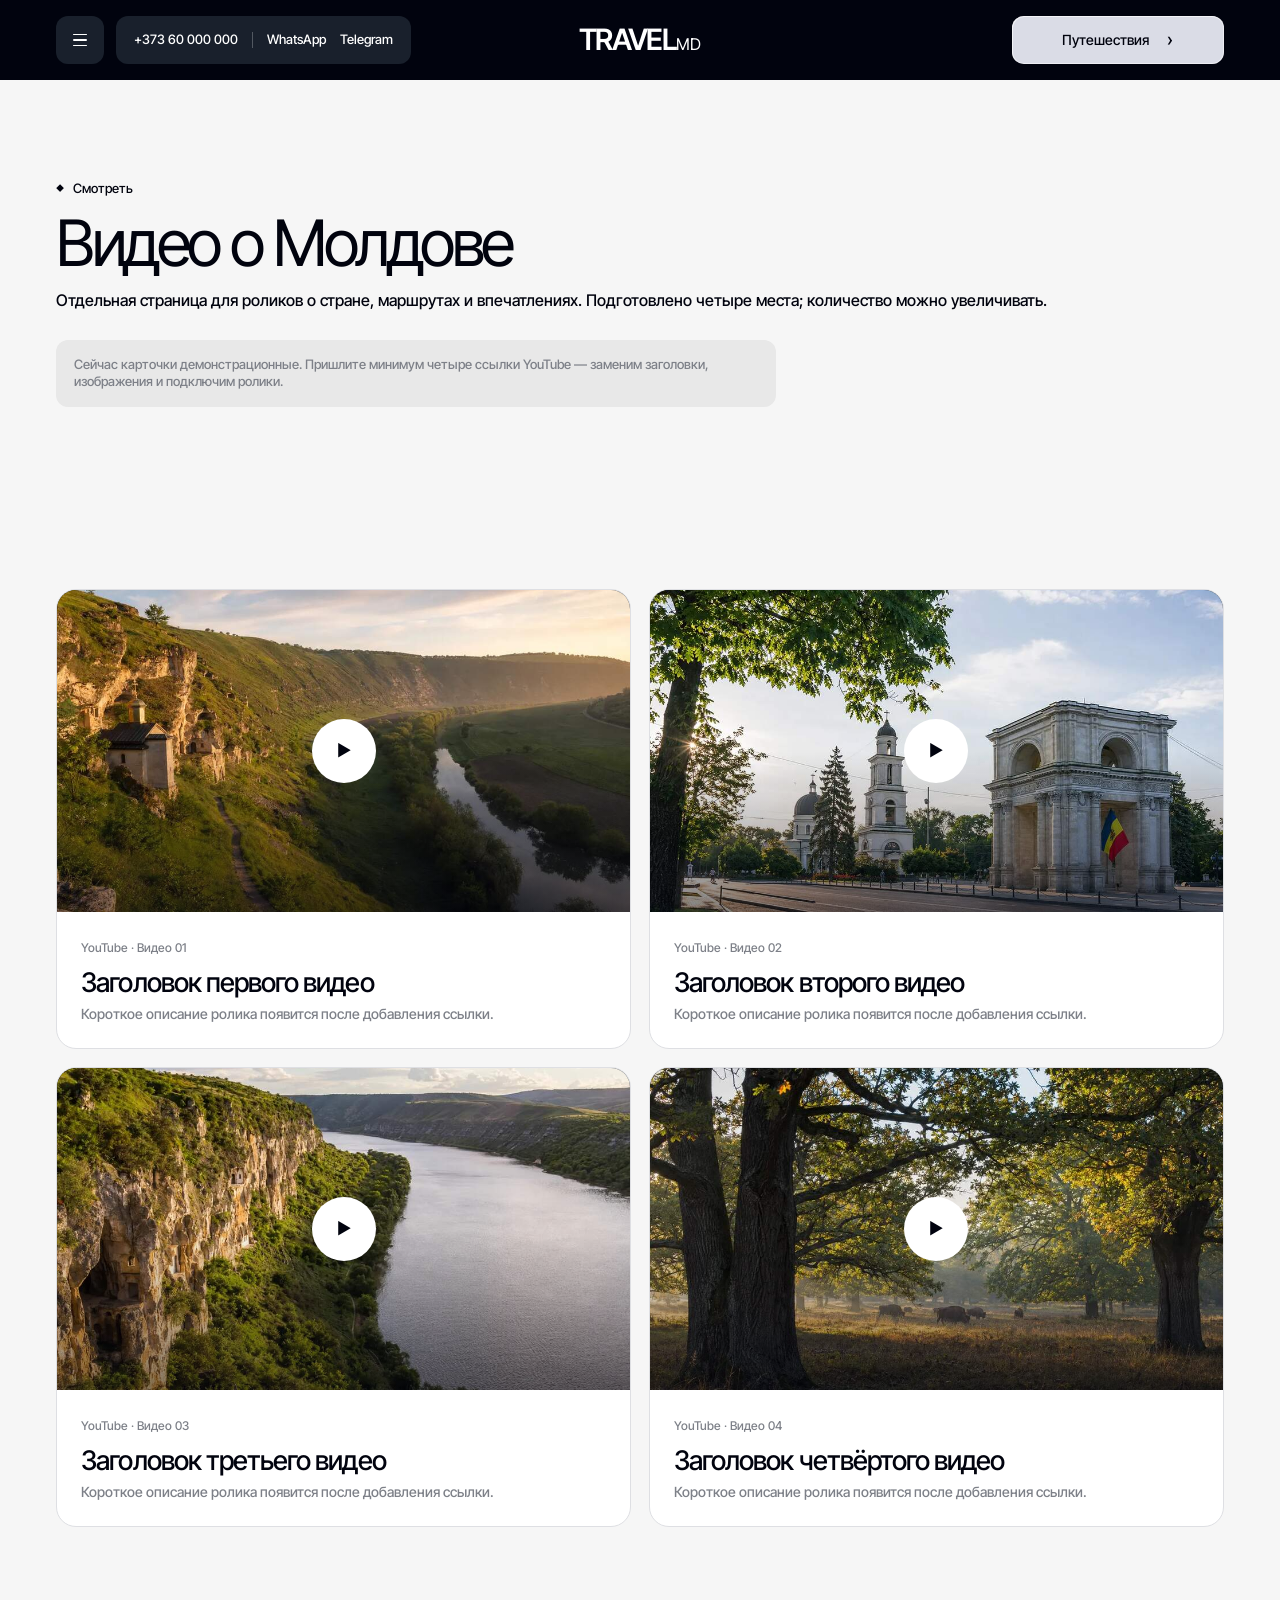
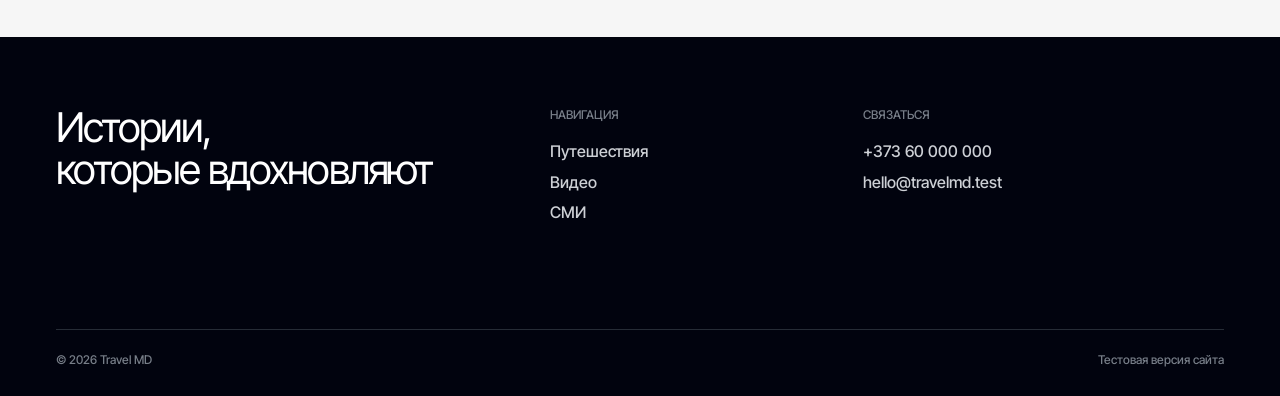
<file: videos.html>
<!doctype html>
<html lang="ru">
  <head>
    <meta charset="UTF-8" />
    <meta name="viewport" content="width=device-width, initial-scale=1.0" />
    <meta
      name="description"
      content="Видео о путешествиях, природе, городах и культуре Молдовы."
    />
    <title>Видео о Молдове — Travel MD</title>
    <link rel="stylesheet" href="./styles.css" />
  </head>
  <body class="inner-page">
    <header class="site-header">
      <div class="header-left">
        <button
          class="menu-button"
          type="button"
          aria-label="Открыть навигацию"
          aria-expanded="false"
          data-menu-open
        >
          <span></span><span></span><span></span>
        </button>
        <div class="contact-pill">
          <a href="tel:+37360000000">+373&nbsp;60&nbsp;000&nbsp;000</a>
          <span></span>
          <a href="#">WhatsApp</a>
          <a href="#">Telegram</a>
        </div>
      </div>
      <a class="brand" href="./index.html">Travel<small>MD</small></a>
      <div class="header-actions">
        <a class="button" href="./index.html#tours"
          >Путешествия <span class="button-arrow">›</span></a
        >
      </div>
    </header>

    <aside class="nav-panel" aria-label="Навигация" inert>
      <div class="nav-panel-inner">
        <button
          class="nav-close"
          type="button"
          aria-label="Закрыть навигацию"
          data-menu-close
        >
          ×
        </button>
        <nav class="nav-links" aria-label="Основная навигация">
          <a href="./index.html">Главная</a>
          <a href="./index.html#tours">Путешествия</a>
          <a href="./videos.html">Видео</a>
          <a href="./press.html">СМИ</a>
          <a href="./index.html#about">О нас</a>
          <a href="./index.html#contact">Контакты</a>
        </nav>
        <div class="nav-meta">
          <p>+373 60 000 000</p>
          <p>hello@travelmd.test</p>
        </div>
      </div>
    </aside>

    <main>
      <section class="inner-hero">
        <p class="eyebrow">Смотреть</p>
        <h1>Видео о Молдове</h1>
        <p>
          Отдельная страница для роликов о стране, маршрутах и впечатлениях.
          Подготовлено четыре места; количество можно увеличивать.
        </p>
        <div class="empty-note">
          Сейчас карточки демонстрационные. Пришлите минимум четыре ссылки
          YouTube — заменим заголовки, изображения и подключим ролики.
        </div>
      </section>

      <section class="section section-white">
        <div class="media-grid">
          <!-- VIDEO 1: замените href и текст после получения ссылки YouTube -->
          <a class="media-card" href="#" data-placeholder-link>
            <div class="media-thumb">
              <img
                src="./assets/tours/orhei.svg"
                alt="Старый Орхей — место для видео"
              />
              <span class="media-play">▶</span>
            </div>
            <div class="media-copy">
              <span class="media-type">YouTube · Видео 01</span>
              <h2>Заголовок первого видео</h2>
              <p>Короткое описание ролика появится после добавления ссылки.</p>
            </div>
          </a>

          <!-- VIDEO 2: замените href и текст после получения ссылки YouTube -->
          <a class="media-card" href="#" data-placeholder-link>
            <div class="media-thumb">
              <img
                src="./assets/tours/chisinau.svg"
                alt="Кишинёв — место для видео"
                loading="lazy"
              />
              <span class="media-play">▶</span>
            </div>
            <div class="media-copy">
              <span class="media-type">YouTube · Видео 02</span>
              <h2>Заголовок второго видео</h2>
              <p>Короткое описание ролика появится после добавления ссылки.</p>
            </div>
          </a>

          <!-- VIDEO 3: замените href и текст после получения ссылки YouTube -->
          <a class="media-card" href="#" data-placeholder-link>
            <div class="media-thumb">
              <img
                src="./assets/tours/tipova.svg"
                alt="Цыпова и Днестр — место для видео"
                loading="lazy"
              />
              <span class="media-play">▶</span>
            </div>
            <div class="media-copy">
              <span class="media-type">YouTube · Видео 03</span>
              <h2>Заголовок третьего видео</h2>
              <p>Короткое описание ролика появится после добавления ссылки.</p>
            </div>
          </a>

          <!-- VIDEO 4: замените href и текст после получения ссылки YouTube -->
          <a class="media-card" href="#" data-placeholder-link>
            <div class="media-thumb">
              <img
                src="./assets/tours/padurea.svg"
                alt="Природа Молдовы — место для видео"
                loading="lazy"
              />
              <span class="media-play">▶</span>
            </div>
            <div class="media-copy">
              <span class="media-type">YouTube · Видео 04</span>
              <h2>Заголовок четвёртого видео</h2>
              <p>Короткое описание ролика появится после добавления ссылки.</p>
            </div>
          </a>
        </div>
      </section>
    </main>

    <footer class="site-footer">
      <div class="footer-brand">Истории,<br />которые вдохновляют</div>
      <div>
        <p class="footer-title">Навигация</p>
        <div class="footer-links">
          <a href="./index.html#tours">Путешествия</a>
          <a href="./videos.html">Видео</a>
          <a href="./press.html">СМИ</a>
        </div>
      </div>
      <div>
        <p class="footer-title">Связаться</p>
        <div class="footer-links">
          <a href="tel:+37360000000">+373&nbsp;60&nbsp;000&nbsp;000</a>
          <a href="mailto:hello@travelmd.test">hello@travelmd.test</a>
        </div>
      </div>
      <div class="footer-bottom">
        <span>© 2026 Travel MD</span>
        <span>Тестовая версия сайта</span>
      </div>
    </footer>

    <div class="toast" role="status" aria-live="polite"></div>
    <script src="./script.js"></script>
  </body>
</html>
</file>
<file: styles.css>
@import url("https://fonts.googleapis.com/css2?family=Inter+Tight:wght@400;500;600&display=swap");

:root {
  --ink: #01030e;
  --paper: #f6f6f6;
  --panel: #171e28;
  --panel-soft: #242b36;
  --button: #dadce6;
  --line: #dedfe3;
  --muted: #7d8088;
  --white: #ffffff;
  --rose: #941934;
  --blush: #fff2f5;
  --blush-strong: #fbdbe3;
  --radius-sm: 12px;
  --radius-md: 20px;
  --radius-lg: 28px;
  --page-x: clamp(20px, 4.4vw, 68px);
}

* {
  box-sizing: border-box;
}

html {
  scroll-behavior: smooth;
}

body {
  margin: 0;
  color: var(--ink);
  background: var(--paper);
  font-family: "Inter Tight", Arial, Helvetica, sans-serif;
  font-size: 16px;
  font-weight: 500;
  line-height: 1.35;
  -webkit-font-smoothing: antialiased;
}

body.nav-open {
  overflow: hidden;
}

a {
  color: inherit;
  text-decoration: none;
}

button,
input,
textarea {
  font: inherit;
}

button {
  border: 0;
  cursor: pointer;
}

img {
  display: block;
  width: 100%;
}

.button {
  min-height: 48px;
  display: inline-flex;
  align-items: center;
  justify-content: center;
  gap: 18px;
  padding: 0 22px;
  border-radius: var(--radius-sm);
  background: var(--button);
  color: var(--ink);
  font-size: 14px;
  font-weight: 500;
  line-height: 1;
  transition:
    transform 180ms ease,
    background 180ms ease;
  box-shadow:
    inset 0 0 0 1px rgba(255, 255, 255, 0.52),
    inset 1px 1px 0 rgba(255, 255, 255, 0.35);
}

.button:hover {
  background: #eef0f5;
  transform: translateY(-1px);
}

.button-dark {
  background: var(--ink);
  color: var(--white);
  box-shadow: none;
}

.button-dark:hover {
  background: #212530;
}

.button-arrow {
  font-size: 18px;
  line-height: 1;
}

.eyebrow {
  margin: 0 0 14px;
  font-size: 13px;
  font-weight: 500;
}

.eyebrow::before {
  content: "◆";
  margin-right: 9px;
  font-size: 8px;
  vertical-align: 2px;
}

.site-header {
  position: absolute;
  z-index: 20;
  top: 0;
  right: 0;
  left: 0;
  display: grid;
  grid-template-columns: 1fr auto 1fr;
  align-items: center;
  gap: 18px;
  padding: 16px var(--page-x);
  color: var(--white);
}

.header-left,
.header-actions {
  display: flex;
  align-items: center;
  gap: 12px;
}

.header-actions {
  justify-content: flex-end;
}

.menu-button {
  width: 48px;
  height: 48px;
  display: grid;
  place-content: center;
  gap: 4px;
  border-radius: var(--radius-sm);
  background: rgba(28, 35, 47, 0.92);
}

.menu-button span {
  width: 14px;
  height: 1.5px;
  border-radius: 2px;
  background: var(--white);
}

.contact-pill {
  height: 48px;
  display: flex;
  align-items: center;
  gap: 14px;
  padding: 0 18px;
  border-radius: var(--radius-sm);
  background: rgba(28, 35, 47, 0.92);
  font-size: 13px;
}

.contact-pill span {
  width: 1px;
  height: 16px;
  background: rgba(255, 255, 255, 0.25);
}

.brand {
  font-size: clamp(24px, 2.3vw, 34px);
  font-weight: 600;
  letter-spacing: -0.055em;
  text-transform: uppercase;
}

.brand small {
  font-size: 0.55em;
  font-weight: 400;
  letter-spacing: 0;
}

.site-header .button {
  min-width: 212px;
}

.nav-panel {
  position: fixed;
  z-index: 30;
  inset: 0;
  display: grid;
  grid-template-columns: minmax(280px, 470px) 1fr;
  visibility: hidden;
  opacity: 0;
  background: rgba(1, 3, 14, 0.7);
  transition:
    opacity 180ms ease,
    visibility 180ms ease;
}

.nav-open .nav-panel {
  visibility: visible;
  opacity: 1;
}

.nav-panel-inner {
  padding: 22px var(--page-x) 38px;
  background: var(--ink);
  color: var(--white);
  transform: translateX(-100%);
  transition: transform 220ms ease;
}

.nav-open .nav-panel-inner {
  transform: translateX(0);
}

.nav-close {
  width: 48px;
  height: 48px;
  border-radius: var(--radius-sm);
  background: var(--panel-soft);
  color: var(--white);
  font-size: 24px;
}

.nav-links {
  display: grid;
  gap: 4px;
  margin-top: 70px;
}

.nav-links a {
  padding: 10px 0;
  font-size: clamp(34px, 4vw, 56px);
  font-weight: 400;
  letter-spacing: -0.045em;
}

.nav-links a:hover {
  color: #adb2bc;
}

.nav-meta {
  margin-top: 60px;
  color: #9298a2;
  font-size: 14px;
}

.hero {
  position: relative;
  min-height: 760px;
  overflow: hidden;
  color: var(--white);
  background: var(--ink);
}

.hero-media {
  position: absolute;
  inset: 0;
}

.hero-media img {
  height: 100%;
  object-fit: cover;
  object-position: center 48%;
}

.hero-media::after {
  content: "";
  position: absolute;
  inset: 0;
  background:
    linear-gradient(90deg, rgba(1, 3, 14, 0.65), rgba(1, 3, 14, 0.08) 72%),
    linear-gradient(0deg, rgba(1, 3, 14, 0.65), transparent 55%);
}

.hero-content {
  position: relative;
  z-index: 2;
  width: min(760px, 80vw);
  padding: 265px var(--page-x) 90px;
}

.hero h1 {
  margin: 0;
  font-size: clamp(50px, 5.9vw, 86px);
  font-weight: 400;
  line-height: 0.96;
  letter-spacing: -0.055em;
}

.hero-lead {
  max-width: 510px;
  margin: 24px 0 34px;
  color: rgba(255, 255, 255, 0.78);
  font-size: 17px;
}

.hero-review {
  position: absolute;
  z-index: 2;
  top: 104px;
  right: var(--page-x);
  width: min(318px, 28vw);
  min-height: 276px;
  padding: 23px;
  border-radius: var(--radius-md);
  background: rgba(28, 35, 47, 0.94);
}

.hero-review-label {
  font-size: 14px;
}

.avatar-stack {
  display: flex;
  margin: 18px 0 32px;
}

.avatar-stack i {
  width: 42px;
  height: 42px;
  margin-right: -6px;
  border: 3px solid #1c232f;
  border-radius: 50%;
  background:
    radial-gradient(circle at 50% 34%, #cdd0d5 0 19%, transparent 20%),
    radial-gradient(circle at 50% 90%, #808690 0 42%, #444a55 43%);
}

.hero-review strong {
  display: block;
  margin-bottom: 9px;
  font-size: 18px;
  font-weight: 500;
}

.hero-review p {
  margin: 0 0 16px;
  color: #aeb3bc;
  font-size: 13px;
}

.text-link {
  display: inline-block;
  padding-bottom: 3px;
  border-bottom: 1px solid currentColor;
  color: #bfc3ca;
  font-size: 13px;
}

.section {
  padding: 110px var(--page-x);
}

.section-white {
  background: var(--paper);
}

.section-dark {
  background: var(--ink);
  color: var(--white);
}

.section-heading {
  display: flex;
  align-items: flex-end;
  justify-content: space-between;
  gap: 30px;
  margin-bottom: 48px;
}

.section-heading h2,
.inner-hero h1 {
  margin: 0;
  font-size: clamp(48px, 5vw, 72px);
  font-weight: 400;
  line-height: 0.98;
  letter-spacing: -0.055em;
}

.section-heading p:last-child {
  max-width: 460px;
  margin: 0;
  color: var(--muted);
  font-size: 15px;
}

.catalog-toolbar {
  display: flex;
  justify-content: space-between;
  gap: 18px;
  margin-bottom: 24px;
}

.segments,
.filters {
  display: flex;
  flex-wrap: wrap;
  gap: 8px;
}

.segments button,
.filters button {
  min-height: 44px;
  padding: 0 18px;
  border: 1px solid var(--line);
  border-radius: 11px;
  background: transparent;
  color: var(--muted);
  font-size: 13px;
}

.segments button.active {
  background: #e7e8eb;
  color: var(--ink);
}

.tour-grid {
  display: grid;
  grid-template-columns: repeat(4, minmax(0, 1fr));
  grid-auto-rows: 250px;
  gap: 18px;
  width: 100%;
}

.tour-card {
  position: relative;
  overflow: hidden;
  min-width: 0;
  border-radius: var(--radius-md);
  background: var(--panel);
  color: var(--white);
}

.tour-card:first-child {
  grid-row: span 2;
}

.tour-card:last-child {
  grid-column: span 2;
}

.tour-card img {
  height: 100%;
  object-fit: cover;
  transition: transform 450ms ease;
}

.tour-card:hover img {
  transform: scale(1.035);
}

.tour-card::after {
  content: "";
  position: absolute;
  inset: 30% 0 0;
  background: linear-gradient(transparent, rgba(1, 3, 14, 0.88));
}

.tour-meta {
  position: absolute;
  z-index: 2;
  right: 12px;
  top: 12px;
  padding: 7px 11px;
  border-radius: 999px;
  background: rgba(24, 28, 36, 0.72);
  font-size: 11px;
  backdrop-filter: blur(8px);
}

.tour-copy {
  position: absolute;
  z-index: 2;
  right: 18px;
  bottom: 17px;
  left: 18px;
}

.tour-copy strong {
  display: block;
  font-size: 20px;
  font-weight: 500;
  line-height: 1.05;
  letter-spacing: -0.03em;
}

.tour-copy span {
  display: block;
  margin-top: 8px;
  color: #c9cdd3;
  font-size: 12px;
}

.catalog-action {
  display: flex;
  justify-content: center;
  margin-top: 32px;
}

.screen-section,
.guide-section,
.essentials-section {
  position: relative;
  overflow: hidden;
  padding: 110px var(--page-x);
}

.screen-section,
.guide-section {
  background: var(--white);
}

.guide-section::before {
  content: "";
  position: absolute;
  z-index: 0;
  top: -80px;
  left: -70px;
  width: 570px;
  height: 420px;
  opacity: 0.9;
  background:
    linear-gradient(90deg, var(--blush-strong) 22%, transparent 22%) 0 0 / 155px
      150px,
    linear-gradient(var(--blush-strong) 22%, transparent 22%) 0 0 / 155px 150px;
  transform: rotate(3deg);
  pointer-events: none;
}

.block-head,
.video-track,
.block-footer,
.guide-grid,
.essentials-grid {
  position: relative;
  z-index: 1;
}

.block-head {
  display: flex;
  align-items: flex-end;
  justify-content: space-between;
  gap: 30px;
  margin-bottom: 48px;
}

.block-head h2 {
  margin: 0;
  font-size: clamp(54px, 6vw, 86px);
  font-weight: 600;
  line-height: 0.92;
  letter-spacing: -0.065em;
  text-transform: uppercase;
}

.block-intro {
  max-width: 470px;
  margin: 0;
  color: var(--muted);
  font-size: 15px;
}

.slider-actions {
  display: flex;
  gap: 12px;
}

.video-head-actions {
  display: flex;
  align-items: center;
  gap: 18px;
}

.video-count {
  color: var(--muted);
  font-size: 12px;
  letter-spacing: 0.08em;
  text-transform: uppercase;
}

.round-arrow {
  width: 54px;
  height: 54px;
  border: 2px solid var(--ink);
  border-radius: 50%;
  background: transparent;
  color: var(--ink);
  font-size: 24px;
  transition:
    color 180ms ease,
    background 180ms ease;
}

.round-arrow:hover {
  background: var(--ink);
  color: var(--white);
}

.video-track {
  display: grid;
  grid-template-columns: repeat(auto-fill, minmax(230px, 1fr));
  gap: 16px;
  padding: 4px 2px 14px;
}

.video-track::-webkit-scrollbar {
  display: none;
}

.video-slide {
  min-width: 0;
}

.video-poster {
  position: relative;
  aspect-ratio: 16 / 9;
  overflow: hidden;
  border-radius: var(--radius-md);
  background: var(--panel);
  box-shadow: 0 14px 28px rgba(10, 15, 28, 0.09);
}

.video-poster::after {
  content: "";
  position: absolute;
  inset: 0;
  background: linear-gradient(0deg, rgba(1, 3, 14, 0.25), transparent 55%);
}

.video-poster img {
  height: 100%;
  object-fit: cover;
  transition: transform 400ms ease;
}

.video-slide:hover .video-poster img {
  transform: scale(1.035);
}

.video-play {
  position: absolute;
  z-index: 2;
  top: 50%;
  left: 50%;
  width: 58px;
  height: 58px;
  display: grid;
  place-content: center;
  padding-left: 4px;
  border-radius: 50%;
  background: var(--rose);
  color: var(--white);
  transform: translate(-50%, -50%);
  box-shadow: 0 12px 32px rgba(58, 7, 20, 0.22);
}

.video-slide > strong {
  display: block;
  max-width: 330px;
  margin-top: 13px;
  font-size: clamp(16px, 1.35vw, 20px);
  font-weight: 600;
  line-height: 1.02;
  letter-spacing: -0.04em;
  text-transform: uppercase;
}

.block-footer {
  display: flex;
  align-items: center;
  justify-content: space-between;
  gap: 24px;
  margin-top: 30px;
}

.block-footer p {
  max-width: 510px;
  margin: 0;
  color: var(--muted);
  font-size: 14px;
}

.guide-section {
  padding-top: 130px;
}

.guide-section::before {
  top: auto;
  right: -90px;
  bottom: -120px;
  left: auto;
  width: 720px;
  height: 580px;
}

.guide-grid {
  display: grid;
  grid-template-columns: repeat(12, minmax(0, 1fr));
  grid-auto-rows: 205px;
  gap: 18px;
}

.guide-card {
  position: relative;
  grid-column: span 3;
  overflow: hidden;
  border-radius: var(--radius-md);
  background: var(--panel);
  color: var(--white);
  box-shadow: 0 12px 24px rgba(10, 15, 28, 0.08);
}

.guide-card--hero {
  grid-column: span 6;
  grid-row: span 2;
}

.guide-card--wide {
  grid-column: span 6;
}

.guide-card img {
  height: 100%;
  object-fit: cover;
  transition: transform 400ms ease;
}

.guide-card:hover img {
  transform: scale(1.035);
}

.guide-card::after {
  content: "";
  position: absolute;
  inset: 25% 0 0;
  background: linear-gradient(transparent, rgba(1, 3, 14, 0.86));
}

.guide-card > span {
  position: absolute;
  z-index: 2;
  right: 24px;
  bottom: 22px;
  left: 24px;
}

.guide-card strong,
.guide-card small {
  display: block;
  text-transform: uppercase;
}

.guide-card strong {
  font-size: clamp(18px, 1.8vw, 26px);
  font-weight: 600;
  line-height: 1;
  letter-spacing: -0.035em;
}

.guide-card small {
  margin-top: 7px;
  color: rgba(255, 255, 255, 0.72);
  font-size: 11px;
  letter-spacing: 0.08em;
}

.callback {
  display: grid;
  grid-template-columns: 0.9fr 1.1fr;
  gap: 90px;
  align-items: center;
}

.callback h2,
.about h2 {
  margin: 0;
  font-size: clamp(40px, 4.2vw, 64px);
  font-weight: 400;
  line-height: 1;
  letter-spacing: -0.05em;
}

.callback-copy > p:last-child,
.about-copy > p {
  max-width: 520px;
  margin: 22px 0 0;
  color: var(--muted);
}

.form-card {
  padding: 14px;
  border-radius: 18px;
  background: #ebebeb;
}

.form-row {
  display: grid;
  grid-template-columns: 1fr 1fr auto;
  gap: 8px;
}

.form-row input,
.form-row textarea {
  width: 100%;
  min-height: 52px;
  padding: 0 16px;
  border: 0;
  border-radius: 11px;
  outline: none;
  background: var(--white);
  color: var(--ink);
}

.form-consent {
  display: block;
  margin: 12px 5px 2px;
  color: var(--muted);
  font-size: 11px;
}

.about {
  display: grid;
  grid-template-columns: 0.85fr 1.15fr;
  gap: 70px;
  align-items: center;
}

.about-copy > p {
  color: #9ea4ad;
}

.about-media {
  position: relative;
  min-height: 430px;
  overflow: hidden;
  border-radius: var(--radius-md);
}

.about-media img {
  height: 100%;
  object-fit: cover;
}

.play-button {
  position: absolute;
  top: 50%;
  left: 50%;
  width: 76px;
  height: 76px;
  display: grid;
  place-content: center;
  border-radius: 50%;
  background: var(--white);
  color: var(--ink);
  transform: translate(-50%, -50%);
}

.essentials-section {
  background: #fbfbfc;
}

.essentials-section .block-head {
  margin-bottom: 56px;
}

.essentials-section .eyebrow {
  color: var(--rose);
}

.essentials-grid {
  display: grid;
  grid-template-columns: repeat(12, minmax(0, 1fr));
  grid-auto-rows: 178px;
  gap: 18px;
}

.essential-card {
  grid-column: span 3;
  display: flex;
  min-width: 0;
  flex-direction: column;
  justify-content: flex-end;
  padding: 28px;
  border: 1px solid #f0e3e6;
  border-radius: 30px;
  background: var(--blush);
  color: #4b0e1d;
}

.essential-card--clock,
.essential-card--weather,
.essential-card--rates,
.essential-card--visa,
.essential-card--emergency,
.essential-card--transport,
.essential-card--languages {
  grid-column: span 4;
}

.essential-card--clock {
  grid-column: span 5;
  grid-row: span 2;
  background: #10182d;
  color: var(--white);
  box-shadow: 0 18px 36px rgba(12, 22, 45, 0.15);
}

.essential-card--weather {
  grid-column: span 3;
  grid-row: span 2;
}

.essential-card--rates {
  grid-column: span 4;
  grid-row: span 2;
  justify-content: flex-start;
  background: var(--white);
  color: var(--ink);
}

.essential-card--visa {
  grid-column: span 5;
}

.essential-card--emergency {
  grid-column: span 4;
  flex-direction: row;
  align-items: center;
  justify-content: flex-start;
  gap: 22px;
}

.essential-card--transport {
  grid-column: span 5;
}

.essential-card--languages {
  grid-column: span 4;
  background: #10182d;
  color: var(--white);
  box-shadow: 0 18px 36px rgba(12, 22, 45, 0.12);
}

.essential-label {
  display: block;
  margin-bottom: auto;
  color: #c44c69;
  font-size: 11px;
  font-weight: 600;
  letter-spacing: 0.08em;
  text-transform: uppercase;
}

.essential-card--clock .essential-label,
.essential-card--languages .essential-label {
  color: #a9b9d8;
}

.essential-card > strong,
.essential-card > span > strong {
  display: block;
  font-size: clamp(24px, 2.5vw, 40px);
  font-weight: 600;
  line-height: 0.98;
  letter-spacing: -0.045em;
}

.essential-card--clock .live-clock {
  font-size: clamp(56px, 6vw, 88px);
  letter-spacing: -0.065em;
}

.essential-card small {
  display: block;
  margin-top: 9px;
  color: currentColor;
  font-size: 10px;
  font-weight: 500;
  letter-spacing: 0.04em;
  opacity: 0.62;
  text-transform: uppercase;
}

.rate-row {
  display: flex;
  justify-content: space-between;
  gap: 16px;
  margin-top: 17px;
  padding-bottom: 11px;
  border-bottom: 1px solid #ececef;
}

.rate-row span {
  color: var(--rose);
}

.emergency-icon {
  width: 70px;
  height: 70px;
  flex: 0 0 auto;
  display: grid;
  place-content: center;
  border-radius: 20px;
  background: var(--rose);
  color: var(--white);
  font-size: 28px;
  box-shadow: 0 12px 26px rgba(91, 11, 31, 0.15);
}

.tour-page {
  background: var(--white);
}

.tour-page .site-header {
  position: absolute;
}

.tour-hero {
  position: relative;
  min-height: 780px;
  overflow: hidden;
  background: var(--ink);
  color: var(--white);
}

.tour-hero-image,
.tour-hero-shade {
  position: absolute;
  inset: 0;
}

.tour-hero-image {
  height: 100%;
  object-fit: cover;
  object-position: center;
}

.tour-hero-shade {
  background:
    linear-gradient(90deg, rgba(1, 3, 14, 0.82), rgba(1, 3, 14, 0.06) 78%),
    linear-gradient(0deg, rgba(1, 3, 14, 0.76), transparent 58%);
}

.tour-hero-content {
  position: relative;
  z-index: 2;
  width: min(860px, 77vw);
  padding: 190px var(--page-x) 100px;
}

.tour-breadcrumbs {
  display: flex;
  flex-wrap: wrap;
  gap: 8px;
  margin-bottom: 48px;
  color: rgba(255, 255, 255, 0.64);
  font-size: 12px;
}

.tour-breadcrumbs a:hover {
  color: var(--white);
}

.tour-badges {
  display: flex;
  flex-wrap: wrap;
  gap: 8px;
  margin-bottom: 24px;
}

.tour-badges span {
  padding: 8px 12px;
  border: 1px solid rgba(255, 255, 255, 0.28);
  border-radius: 999px;
  font-size: 11px;
  backdrop-filter: blur(8px);
}

.tour-hero h1 {
  margin: 0;
  font-size: clamp(74px, 10vw, 148px);
  font-weight: 400;
  line-height: 0.84;
  letter-spacing: -0.07em;
}

.tour-hero-content > p {
  max-width: 640px;
  margin: 30px 0 34px;
  color: rgba(255, 255, 255, 0.83);
  font-size: clamp(17px, 1.7vw, 23px);
}

.tour-quick-card {
  position: absolute;
  z-index: 3;
  right: var(--page-x);
  bottom: 56px;
  width: min(330px, 27vw);
  padding: 26px;
  border-radius: var(--radius-md);
  background: rgba(28, 35, 47, 0.94);
  backdrop-filter: blur(12px);
}

.tour-quick-card > span {
  color: #aeb4be;
  font-size: 12px;
}

.tour-quick-card > strong {
  display: block;
  margin-top: 12px;
  font-size: 52px;
  font-weight: 500;
  line-height: 1;
  letter-spacing: -0.055em;
}

.tour-quick-card p {
  margin: 12px 0 22px;
  color: #aeb4be;
  font-size: 12px;
}

.tour-quick-card .button {
  width: 100%;
}

.tour-anchor-nav {
  position: sticky;
  z-index: 15;
  top: 0;
  display: flex;
  align-items: center;
  gap: 26px;
  overflow-x: auto;
  padding: 12px var(--page-x);
  border-bottom: 1px solid var(--line);
  background: rgba(255, 255, 255, 0.95);
  white-space: nowrap;
  backdrop-filter: blur(12px);
}

.tour-anchor-nav > a:not(.button) {
  color: var(--muted);
  font-size: 12px;
}

.tour-anchor-nav > a:not(.button):hover {
  color: var(--ink);
}

.tour-anchor-nav .button {
  min-height: 42px;
  margin-left: auto;
}

.tour-detail-section,
.related-section {
  padding: 120px var(--page-x);
  background: var(--white);
}

.tour-section-heading {
  max-width: 990px;
  margin-bottom: 54px;
}

.tour-section-heading h2 {
  margin: 0;
  font-size: clamp(52px, 6.4vw, 92px);
  font-weight: 400;
  line-height: 0.94;
  letter-spacing: -0.065em;
}

.tour-section-intro {
  max-width: 780px;
  margin: 28px 0 0;
  color: var(--muted);
  font-size: clamp(18px, 1.8vw, 25px);
  line-height: 1.35;
}

.tour-photo-slider {
  position: relative;
}

.tour-photo-story {
  overflow: hidden;
  border-radius: var(--radius-md);
  background: var(--panel);
}

.tour-photo-track {
  display: flex;
  transition: transform 650ms cubic-bezier(0.22, 1, 0.36, 1);
  will-change: transform;
}

.tour-photo-card {
  position: relative;
  flex: 0 0 100%;
  width: 100%;
  min-height: 460px;
  aspect-ratio: 16 / 7;
  overflow: hidden;
  background: var(--panel);
  color: var(--white);
  cursor: zoom-in;
}

.tour-photo-card img {
  height: 100%;
  object-fit: cover;
  transition: transform 500ms ease;
}

.tour-photo-card:hover img {
  transform: scale(1.025);
}

.tour-photo-card::after {
  content: "";
  position: absolute;
  inset: 24% 0 0;
  background: linear-gradient(transparent, rgba(1, 3, 14, 0.92));
}

.tour-photo-card::before {
  content: "Увеличить ↗";
  position: absolute;
  z-index: 3;
  top: 22px;
  right: 22px;
  padding: 10px 14px;
  border: 1px solid rgba(255, 255, 255, 0.45);
  border-radius: 999px;
  background: rgba(1, 3, 14, 0.35);
  color: var(--white);
  font-size: 11px;
  backdrop-filter: blur(8px);
}

.tour-photo-card__copy {
  position: absolute;
  z-index: 2;
  right: 36px;
  bottom: 34px;
  left: 36px;
}

.tour-photo-card__copy > span {
  display: block;
  margin-bottom: 9px;
  color: rgba(255, 255, 255, 0.68);
  font-size: 10px;
  letter-spacing: 0.08em;
  text-transform: uppercase;
}

.tour-photo-card__copy h3 {
  max-width: 760px;
  margin: 0;
  font-size: clamp(34px, 4vw, 62px);
  font-weight: 500;
  line-height: 0.98;
  letter-spacing: -0.045em;
}

.tour-photo-card__copy p {
  max-width: 720px;
  margin: 10px 0 0;
  color: rgba(255, 255, 255, 0.75);
  font-size: 15px;
}

.tour-photo-slider__controls {
  position: absolute;
  z-index: 4;
  inset: 0;
  pointer-events: none;
}

.tour-photo-slider__counter {
  position: absolute;
  top: 22px;
  left: 22px;
  display: flex;
  align-items: baseline;
  gap: 9px;
  padding: 10px 15px;
  border: 1px solid rgba(255, 255, 255, 0.34);
  border-radius: 999px;
  background: rgba(1, 3, 14, 0.42);
  color: rgba(255, 255, 255, 0.72);
  font-size: 13px;
  letter-spacing: 0.08em;
  backdrop-filter: blur(10px);
}

.tour-photo-slider__counter strong {
  color: var(--white);
  font-size: 15px;
  font-weight: 600;
  letter-spacing: 0;
}

.tour-photo-slider__buttons {
  position: absolute;
  top: 50%;
  right: 18px;
  left: 18px;
  display: flex;
  justify-content: space-between;
  transform: translateY(-50%);
}

.tour-photo-slider__button {
  display: grid;
  width: 58px;
  height: 58px;
  place-items: center;
  border: 1px solid rgba(255, 255, 255, 0.55);
  border-radius: 50%;
  background: rgba(255, 255, 255, 0.92);
  color: var(--ink);
  font-size: 22px;
  pointer-events: auto;
  backdrop-filter: blur(10px);
  transition:
    color 180ms ease,
    background 180ms ease,
    transform 180ms ease;
}

.tour-photo-slider__button:hover {
  color: var(--white);
  background: var(--ink);
  transform: scale(1.05);
}

.tour-photo-thumbnails {
  display: grid;
  grid-template-columns: repeat(6, minmax(0, 1fr));
  gap: 10px;
  margin-top: 12px;
}

.tour-photo-thumbnail {
  position: relative;
  min-width: 0;
  aspect-ratio: 16 / 9;
  overflow: hidden;
  padding: 0;
  border: 2px solid transparent;
  border-radius: 11px;
  background: var(--panel);
  opacity: 0.55;
  transition:
    opacity 180ms ease,
    border-color 180ms ease,
    transform 180ms ease;
}

.tour-photo-thumbnail:hover {
  opacity: 0.82;
  transform: translateY(-2px);
}

.tour-photo-thumbnail.is-active {
  border-color: var(--ink);
  opacity: 1;
}

.tour-photo-thumbnail img {
  height: 100%;
  object-fit: cover;
}

.photo-credits {
  margin: 14px 0 0;
  color: var(--muted);
  font-size: 10px;
}

.photo-credits a {
  text-decoration: underline;
  text-underline-offset: 2px;
}

body.lightbox-open {
  overflow: hidden;
}

.tour-lightbox {
  position: fixed;
  z-index: 100;
  inset: 0;
  display: grid;
  place-items: center;
  padding: 28px;
  background: rgba(1, 3, 14, 0.96);
  opacity: 0;
  visibility: hidden;
  transition:
    opacity 220ms ease,
    visibility 220ms ease;
}

.tour-lightbox.is-open {
  opacity: 1;
  visibility: visible;
}

.tour-lightbox__close {
  position: absolute;
  z-index: 2;
  top: 22px;
  right: 22px;
  width: 48px;
  height: 48px;
  border-radius: 50%;
  background: var(--white);
  color: var(--ink);
  font-size: 30px;
  line-height: 1;
}

.tour-lightbox__nav {
  position: absolute;
  z-index: 3;
  top: 50%;
  display: grid;
  width: 62px;
  height: 62px;
  place-items: center;
  border: 1px solid rgba(255, 255, 255, 0.5);
  border-radius: 50%;
  background: rgba(255, 255, 255, 0.92);
  color: var(--ink);
  font-size: 24px;
  transform: translateY(-50%);
  transition:
    background 180ms ease,
    transform 180ms ease;
}

.tour-lightbox__nav:hover {
  background: var(--white);
  transform: translateY(-50%) scale(1.06);
}

.tour-lightbox__nav--prev {
  left: 26px;
}

.tour-lightbox__nav--next {
  right: 26px;
}

.tour-lightbox__figure {
  width: min(1320px, calc(100% - 150px));
  max-height: calc(100vh - 56px);
  margin: 0;
}

.tour-lightbox__figure img {
  width: 100%;
  max-height: calc(100vh - 150px);
  object-fit: contain;
  border-radius: var(--radius-md);
}

.tour-lightbox__figure figcaption {
  display: flex;
  gap: 18px;
  align-items: baseline;
  justify-content: space-between;
  padding: 16px 4px 0;
  color: var(--white);
}

.tour-lightbox__figure figcaption > div {
  display: grid;
  gap: 8px;
}

.tour-lightbox__counter {
  color: #858c97;
  font-size: 11px;
  font-weight: 600;
  letter-spacing: 0.08em;
}

.tour-lightbox__figure strong {
  display: block;
  font-size: clamp(24px, 2.5vw, 38px);
  font-weight: 500;
  line-height: 1;
}

.tour-lightbox__figure span {
  max-width: 640px;
  color: #a9afb8;
  font-size: 13px;
}

.travel-highlights {
  display: grid;
  grid-template-columns: repeat(4, minmax(0, 1fr));
  grid-auto-rows: 290px;
  gap: 16px;
}

.highlight-card {
  position: relative;
  overflow: hidden;
  border-radius: var(--radius-md);
  background: var(--panel);
  color: var(--white);
}

.highlight-card--large {
  grid-column: span 2;
  grid-row: span 2;
}

.highlight-card--wide {
  grid-column: span 2;
}

.highlight-card img {
  height: 100%;
  object-fit: cover;
  transition: transform 450ms ease;
}

.highlight-card:nth-child(2) img {
  object-position: 18% center;
  transform: scale(1.18);
}

.highlight-card:nth-child(3) img {
  object-position: 68% center;
  transform: scale(1.12);
}

.highlight-card:nth-child(4) img {
  object-position: 42% 64%;
  transform: scale(1.08);
}

.highlight-card:hover img {
  transform: scale(1.04);
}

.highlight-card::after {
  content: "";
  position: absolute;
  inset: 20% 0 0;
  background: linear-gradient(transparent, rgba(1, 3, 14, 0.9));
}

.highlight-card > div {
  position: absolute;
  z-index: 2;
  right: 24px;
  bottom: 22px;
  left: 24px;
}

.highlight-card > div > span {
  display: inline-grid;
  width: 32px;
  height: 32px;
  place-content: center;
  margin-bottom: 14px;
  border-radius: 50%;
  background: rgba(255, 255, 255, 0.18);
  font-size: 11px;
  backdrop-filter: blur(8px);
}

.highlight-card h3 {
  max-width: 510px;
  margin: 0;
  font-size: clamp(24px, 2.8vw, 42px);
  font-weight: 500;
  line-height: 0.96;
  letter-spacing: -0.045em;
}

.highlight-card p {
  max-width: 590px;
  margin: 11px 0 0;
  color: rgba(255, 255, 255, 0.74);
  font-size: 13px;
}

.tour-program {
  background: var(--paper);
}

.program-summary {
  display: grid;
  grid-template-columns: repeat(3, minmax(0, 1fr));
  margin-bottom: 24px;
  border: 1px solid var(--line);
  border-radius: var(--radius-md);
  background: var(--white);
}

.program-summary > div {
  min-width: 0;
  padding: 26px;
}

.program-summary > div + div {
  border-left: 1px solid var(--line);
}

.program-summary span,
.program-summary strong {
  display: block;
}

.program-summary span {
  margin-bottom: 9px;
  color: var(--muted);
  font-size: 11px;
  text-transform: uppercase;
}

.program-summary strong {
  font-size: 20px;
  font-weight: 500;
}

.tour-day-facts {
  display: grid;
  grid-template-columns: repeat(5, minmax(0, 1fr));
  gap: 10px;
  margin-bottom: 24px;
}

.tour-day-facts > div {
  min-height: 104px;
  padding: 18px;
  border-radius: var(--radius-sm);
  background: var(--ink);
  color: var(--white);
}

.tour-day-facts span,
.tour-day-facts strong {
  display: block;
}

.tour-day-facts span {
  margin-bottom: 24px;
  color: #8f96a1;
  font-size: 10px;
}

.tour-day-facts strong {
  font-size: 14px;
  font-weight: 500;
  line-height: 1.1;
}

.program-list {
  overflow: hidden;
  border: 1px solid var(--line);
  border-radius: var(--radius-md);
  background: var(--white);
}

.program-item {
  display: grid;
  grid-template-columns: 90px 54px 1fr;
  gap: 28px;
  align-items: start;
  padding: 32px;
}

.program-item + .program-item {
  border-top: 1px solid var(--line);
}

.program-time {
  color: var(--muted);
  font-size: 13px;
}

.program-number {
  width: 42px;
  height: 42px;
  display: grid;
  place-content: center;
  border-radius: 50%;
  background: var(--ink);
  color: var(--white);
  font-size: 11px;
}

.program-copy h3 {
  margin: 0;
  font-size: clamp(23px, 2.3vw, 34px);
  font-weight: 500;
  line-height: 1;
  letter-spacing: -0.04em;
}

.program-copy p {
  max-width: 720px;
  margin: 12px 0 0;
  color: var(--muted);
  font-size: 14px;
}

.program-copy small {
  display: block;
  margin-top: 12px;
  color: var(--ink);
  font-size: 11px;
}

.program-note {
  max-width: 760px;
  margin: 18px 0 0;
  color: var(--muted);
  font-size: 12px;
}

.tour-experience {
  background: var(--ink);
  color: var(--white);
}

.tour-experience .eyebrow {
  color: #9ea4ad;
}

.experience-strip {
  display: grid;
  grid-template-columns: repeat(4, minmax(0, 1fr));
  border-top: 1px solid #2b313c;
}

.experience-strip article {
  min-height: 250px;
  padding: 28px 24px;
  border-bottom: 1px solid #2b313c;
}

.experience-strip article + article {
  border-left: 1px solid #2b313c;
}

.experience-strip span {
  color: #707784;
  font-size: 11px;
}

.experience-strip h3 {
  margin: 100px 0 0;
  font-size: clamp(22px, 2.2vw, 32px);
  font-weight: 400;
  line-height: 1;
  letter-spacing: -0.04em;
}

.route-section {
  background: #f0f1f3;
}

.route-card {
  position: relative;
  display: grid;
  grid-template-columns: repeat(4, minmax(0, 1fr));
  overflow: hidden;
  padding: 74px 34px 38px;
  border-radius: var(--radius-lg);
  background: var(--ink);
  color: var(--white);
}

.route-line {
  position: absolute;
  top: 47px;
  right: 13%;
  left: 13%;
  height: 1px;
  background: #4e5665;
}

.route-card article {
  position: relative;
  z-index: 2;
  min-width: 0;
  padding: 0 24px;
}

.route-card article::before {
  content: "";
  position: absolute;
  top: -32px;
  left: 25px;
  width: 11px;
  height: 11px;
  border: 3px solid var(--ink);
  border-radius: 50%;
  background: var(--white);
  box-shadow: 0 0 0 1px #7f8794;
}

.route-card span,
.route-card strong,
.route-card small {
  display: block;
}

.route-card span {
  margin-bottom: 16px;
  color: #737b87;
  font-size: 11px;
  text-transform: uppercase;
}

.route-card strong {
  font-size: clamp(22px, 2.5vw, 36px);
  font-weight: 500;
  line-height: 1;
  letter-spacing: -0.04em;
}

.route-card small {
  margin-top: 9px;
  color: #8f96a0;
  font-size: 11px;
}

.route-facts {
  display: grid;
  grid-template-columns: repeat(3, minmax(0, 1fr));
  gap: 14px;
  margin-top: 14px;
}

.route-facts > div {
  padding: 24px;
  border-radius: var(--radius-md);
  background: var(--white);
}

.route-facts span,
.route-facts strong {
  display: block;
}

.route-facts span {
  margin-bottom: 8px;
  color: var(--muted);
  font-size: 11px;
}

.route-facts strong {
  font-size: 24px;
  font-weight: 500;
  letter-spacing: -0.035em;
}

.price-section {
  background: var(--white);
}

.price-layout {
  display: grid;
  grid-template-columns: 0.75fr 1.25fr;
  gap: 18px;
}

.price-card,
.included-card {
  border-radius: var(--radius-lg);
}

.price-card {
  padding: 34px;
  background: var(--ink);
  color: var(--white);
}

.price-card > span {
  color: #8e96a3;
  font-size: 12px;
}

.price-card > strong {
  display: block;
  margin-top: 70px;
  font-size: clamp(66px, 7vw, 104px);
  font-weight: 400;
  line-height: 0.88;
  letter-spacing: -0.07em;
}

.price-card > p {
  margin: 12px 0 0;
  color: #a7adb7;
}

.price-card > small {
  display: block;
  max-width: 410px;
  margin: 42px 0 24px;
  color: #777f8b;
  font-size: 11px;
}

.included-card {
  display: grid;
  grid-template-columns: 1fr 1fr;
  gap: 40px;
  padding: 36px;
  background: var(--paper);
}

.included-card h3 {
  margin: 0;
  font-size: 27px;
  font-weight: 500;
  letter-spacing: -0.04em;
}

.included-card ul {
  display: grid;
  gap: 13px;
  margin: 24px 0 0;
  padding: 0;
  list-style: none;
}

.included-card li {
  position: relative;
  padding-left: 20px;
  color: #565a63;
  font-size: 14px;
}

.included-card li::before {
  content: "•";
  position: absolute;
  left: 0;
  color: var(--ink);
}

.included-card > p {
  grid-column: 1 / -1;
  margin: 14px 0 0;
  padding-top: 22px;
  border-top: 1px solid var(--line);
  color: var(--muted);
  font-size: 11px;
}

.faq-section {
  display: grid;
  grid-template-columns: 0.8fr 1.2fr;
  gap: 80px;
  background: var(--paper);
}

.faq-list {
  overflow: hidden;
  border: 1px solid var(--line);
  border-radius: var(--radius-md);
  background: var(--white);
}

.faq-list details + details {
  border-top: 1px solid var(--line);
}

.faq-list summary {
  position: relative;
  padding: 25px 64px 25px 26px;
  cursor: pointer;
  font-size: 18px;
  list-style: none;
}

.faq-list summary::-webkit-details-marker {
  display: none;
}

.faq-list summary::after {
  content: "+";
  position: absolute;
  top: 50%;
  right: 26px;
  color: var(--muted);
  font-size: 24px;
  transform: translateY(-50%);
}

.faq-list details[open] summary::after {
  content: "−";
}

.faq-list details p {
  max-width: 680px;
  margin: -6px 60px 24px 26px;
  color: var(--muted);
  font-size: 14px;
}

.tour-booking {
  position: relative;
  display: grid;
  grid-template-columns: 0.9fr 1.1fr;
  gap: 80px;
  align-items: center;
  padding: 100px var(--page-x);
  background: var(--ink);
  color: var(--white);
}

.tour-booking--featured {
  margin: 0 var(--page-x) 110px;
  padding: 72px;
  overflow: hidden;
  border: 1px solid #202a39;
  border-radius: 32px;
  background:
    radial-gradient(
      circle at 8% 18%,
      rgba(255, 255, 255, 0.1),
      transparent 28%
    ),
    linear-gradient(135deg, #060a12 0%, #101827 100%);
  box-shadow: 0 32px 80px rgba(7, 11, 18, 0.2);
}

.tour-booking--featured::after {
  content: "";
  position: absolute;
  right: -110px;
  bottom: -170px;
  width: 420px;
  height: 420px;
  border: 1px solid rgba(255, 255, 255, 0.1);
  border-radius: 50%;
  pointer-events: none;
}

.tour-booking--featured > * {
  position: relative;
  z-index: 1;
}

.tour-booking-badge {
  display: inline-flex;
  margin-bottom: 28px;
  padding: 9px 13px;
  border: 1px solid rgba(255, 255, 255, 0.24);
  border-radius: 999px;
  color: #d7dce4;
  font-size: 11px;
  letter-spacing: 0.05em;
  text-transform: uppercase;
}

.tour-booking-copy h2 {
  margin: 0;
  font-size: clamp(48px, 5.5vw, 82px);
  font-weight: 400;
  line-height: 0.94;
  letter-spacing: -0.06em;
}

.tour-booking-copy > p:last-child {
  max-width: 520px;
  margin: 24px 0 0;
  color: #8f96a1;
}

.tour-booking-form {
  display: grid;
  grid-template-columns: 1fr 1fr;
  gap: 9px;
  padding: 14px;
  border-radius: var(--radius-md);
  background: #f2f3f5;
  box-shadow: 0 24px 60px rgba(0, 0, 0, 0.26);
}

.tour-booking-field {
  display: grid;
  gap: 8px;
  padding: 12px 14px 14px;
  border-radius: 11px;
  border: 1px solid #e2e4e8;
  background: var(--white);
}

.tour-booking-field > span,
.tour-contact-method legend {
  color: #737a84;
  font-size: 10px;
  letter-spacing: 0.06em;
  text-transform: uppercase;
}

.tour-booking-field input {
  width: 100%;
  min-height: 28px;
  padding: 0;
  border: 0;
  outline: none;
  background: transparent;
  color: var(--ink);
  font: inherit;
  color-scheme: light;
}

.tour-booking-field input::placeholder {
  color: #8c929c;
}

.tour-contact-method {
  grid-column: 1 / -1;
  margin: 0;
  padding: 0;
  border: 0;
}

.tour-contact-method legend {
  margin: 0 0 9px 4px;
}

.tour-contact-method > div {
  display: grid;
  grid-template-columns: repeat(3, 1fr);
  gap: 8px;
}

.tour-contact-method label {
  cursor: pointer;
}

.tour-contact-method input {
  position: absolute;
  width: 1px;
  height: 1px;
  opacity: 0;
  pointer-events: none;
}

.tour-contact-method span {
  display: grid;
  min-height: 50px;
  place-items: center;
  border: 1px solid #d9dce1;
  border-radius: 11px;
  background: var(--white);
  color: #656c76;
  font-size: 13px;
  transition:
    color 180ms ease,
    border-color 180ms ease,
    background 180ms ease;
}

.tour-contact-method input:checked + span {
  border-color: var(--ink);
  background: var(--ink);
  color: var(--white);
}

.tour-contact-method input:focus-visible + span {
  outline: 2px solid var(--white);
  outline-offset: 2px;
}

.tour-booking-form .button {
  grid-column: 1 / -1;
  min-height: 56px;
  background: var(--ink);
  color: var(--white);
  box-shadow: none;
}

.tour-booking-form .button:hover {
  background: #202632;
}

.tour-booking-form .form-consent {
  grid-column: 1 / -1;
  color: #8c929c;
}

.related-section {
  background: var(--white);
}

.related-tours {
  display: grid;
  grid-template-columns: repeat(3, minmax(0, 1fr));
  gap: 16px;
}

.related-tours > a {
  position: relative;
  min-height: 360px;
  overflow: hidden;
  border-radius: var(--radius-md);
  background: var(--panel);
  color: var(--white);
}

.related-tours img {
  height: 100%;
  object-fit: cover;
  transition: transform 400ms ease;
}

.related-tours a:hover img {
  transform: scale(1.035);
}

.related-tours > a::after {
  content: "";
  position: absolute;
  inset: 30% 0 0;
  background: linear-gradient(transparent, rgba(1, 3, 14, 0.88));
}

.related-tours > a > span {
  position: absolute;
  z-index: 2;
  right: 24px;
  bottom: 22px;
  left: 24px;
}

.related-tours strong,
.related-tours small {
  display: block;
}

.related-tours strong {
  font-size: 30px;
  font-weight: 500;
  line-height: 1;
  letter-spacing: -0.04em;
}

.related-tours small {
  margin-top: 8px;
  color: #b8bdc5;
}

.site-footer {
  display: grid;
  grid-template-columns: 1.2fr 0.7fr 1fr;
  gap: 60px;
  padding: 70px var(--page-x) 28px;
  background: var(--ink);
  color: var(--white);
}

.footer-brand {
  max-width: 430px;
  font-size: clamp(32px, 3.2vw, 48px);
  font-weight: 400;
  line-height: 1.02;
  letter-spacing: -0.045em;
}

.footer-title {
  margin: 0 0 18px;
  color: #777e88;
  font-size: 12px;
  text-transform: uppercase;
}

.footer-links {
  display: grid;
  gap: 9px;
}

.footer-links a {
  color: #cdd0d5;
}

.footer-bottom {
  grid-column: 1 / -1;
  display: flex;
  justify-content: space-between;
  gap: 20px;
  margin-top: 45px;
  padding-top: 22px;
  border-top: 1px solid #262c36;
  color: #777e88;
  font-size: 12px;
}

.inner-page .site-header {
  position: relative;
  background: var(--ink);
}

.inner-hero {
  padding: 100px var(--page-x) 72px;
  background: var(--paper);
}

.inner-hero p:last-child {
  max-width: 620px;
  margin: 22px 0 0;
  color: var(--muted);
}

.media-grid {
  display: grid;
  grid-template-columns: repeat(2, minmax(0, 1fr));
  gap: 18px;
}

.media-card {
  overflow: hidden;
  border: 1px solid var(--line);
  border-radius: var(--radius-md);
  background: var(--white);
  transition: transform 180ms ease;
}

.media-card:hover {
  transform: translateY(-2px);
}

.media-thumb {
  position: relative;
  aspect-ratio: 16 / 9;
  overflow: hidden;
  background: var(--panel);
}

.media-thumb img {
  height: 100%;
  object-fit: cover;
}

.media-thumb::after {
  content: "";
  position: absolute;
  inset: 0;
  background: linear-gradient(transparent 50%, rgba(1, 3, 14, 0.48));
}

.media-play {
  position: absolute;
  z-index: 2;
  top: 50%;
  left: 50%;
  width: 64px;
  height: 64px;
  display: grid;
  place-content: center;
  border-radius: 50%;
  background: var(--white);
  color: var(--ink);
  transform: translate(-50%, -50%);
}

.media-copy {
  padding: 24px;
}

.media-type {
  color: var(--muted);
  font-size: 12px;
}

.media-copy h2 {
  margin: 11px 0 8px;
  font-size: 27px;
  font-weight: 500;
  line-height: 1.05;
  letter-spacing: -0.035em;
}

.media-copy p {
  margin: 0;
  color: var(--muted);
  font-size: 14px;
}

.press-grid {
  display: grid;
  grid-template-columns: repeat(3, minmax(0, 1fr));
  gap: 18px;
}

.press-card {
  display: flex;
  min-height: 310px;
  flex-direction: column;
  justify-content: space-between;
  padding: 27px;
  border: 1px solid var(--line);
  border-radius: var(--radius-md);
  background: var(--white);
  transition:
    background 180ms ease,
    transform 180ms ease;
}

.press-card:hover {
  background: #ededef;
  transform: translateY(-2px);
}

.press-source {
  font-size: 26px;
  font-weight: 600;
  letter-spacing: -0.04em;
}

.press-card h2 {
  margin: auto 0 12px;
  font-size: 25px;
  font-weight: 500;
  line-height: 1.05;
  letter-spacing: -0.035em;
}

.press-card p {
  margin: 0;
  color: var(--muted);
  font-size: 13px;
}

.empty-note {
  max-width: 720px;
  margin: 28px 0 0;
  padding: 16px 18px;
  border-radius: var(--radius-sm);
  background: #e8e8e8;
  color: var(--muted);
  font-size: 13px;
}

.toast {
  position: fixed;
  z-index: 50;
  right: 24px;
  bottom: 24px;
  max-width: 330px;
  padding: 14px 18px;
  border-radius: var(--radius-sm);
  background: var(--ink);
  color: var(--white);
  font-size: 13px;
  opacity: 0;
  transform: translateY(10px);
  pointer-events: none;
  transition: 180ms ease;
}

.toast.show {
  opacity: 1;
  transform: translateY(0);
}

@media (max-width: 1080px) {
  .tour-grid {
    grid-template-columns: repeat(3, minmax(0, 1fr));
  }

  .tour-card:last-child {
    grid-column: auto;
  }

  .hero-review {
    width: 285px;
  }

  .press-grid {
    grid-template-columns: repeat(2, minmax(0, 1fr));
  }

  .guide-card {
    grid-column: span 4;
  }

  .guide-card--hero,
  .guide-card--wide {
    grid-column: span 6;
  }

  .essential-card,
  .essential-card--weather,
  .essential-card--rates,
  .essential-card--emergency,
  .essential-card--languages {
    grid-column: span 4;
  }

  .essential-card--clock,
  .essential-card--visa,
  .essential-card--transport {
    grid-column: span 6;
  }

  .tour-quick-card {
    width: 300px;
  }

  .travel-highlights {
    grid-template-columns: repeat(2, minmax(0, 1fr));
  }

  .tour-photo-card {
    min-height: 420px;
  }

  .tour-day-facts {
    grid-template-columns: repeat(3, minmax(0, 1fr));
  }

  .highlight-card--large,
  .highlight-card--wide {
    grid-column: span 2;
  }

  .experience-strip {
    grid-template-columns: repeat(2, minmax(0, 1fr));
  }

  .experience-strip article:nth-child(3) {
    border-left: 0;
  }

  .faq-section {
    grid-template-columns: 1fr;
    gap: 16px;
  }
}

@media (max-width: 820px) {
  .site-header {
    grid-template-columns: 1fr auto;
  }

  .header-left {
    order: 1;
  }

  .brand {
    order: 0;
    justify-self: start;
  }

  .header-actions,
  .contact-pill {
    display: none;
  }

  .hero {
    min-height: 720px;
  }

  .hero-content {
    width: 100%;
    padding-top: 250px;
  }

  .hero-review {
    display: none;
  }

  .tour-hero {
    min-height: 760px;
  }

  .tour-hero-content {
    width: 100%;
    padding-top: 175px;
    padding-bottom: 250px;
  }

  .tour-quick-card {
    right: var(--page-x);
    bottom: 34px;
    left: var(--page-x);
    width: auto;
  }

  .tour-quick-card > strong {
    font-size: 42px;
  }

  .tour-anchor-nav {
    gap: 19px;
  }

  .tour-anchor-nav .button {
    display: none;
  }

  .section {
    padding-top: 82px;
    padding-bottom: 82px;
  }

  .screen-section,
  .guide-section,
  .essentials-section {
    padding: 82px var(--page-x);
  }

  .tour-detail-section,
  .related-section {
    padding: 82px var(--page-x);
  }

  .section-heading,
  .catalog-toolbar,
  .block-head {
    align-items: flex-start;
    flex-direction: column;
  }

  .tour-grid {
    grid-template-columns: repeat(2, minmax(0, 1fr));
    grid-auto-rows: 270px;
  }

  .tour-card:first-child {
    grid-row: auto;
  }

  .callback,
  .about {
    grid-template-columns: 1fr;
    gap: 44px;
  }

  .form-row {
    grid-template-columns: 1fr;
  }

  .media-grid,
  .press-grid {
    grid-template-columns: 1fr;
  }

  .guide-grid {
    grid-template-columns: repeat(2, minmax(0, 1fr));
    grid-auto-rows: 230px;
  }

  .guide-card,
  .guide-card--wide {
    grid-column: auto;
  }

  .guide-card--hero {
    grid-column: 1 / -1;
    grid-row: span 2;
  }

  .essentials-grid {
    grid-template-columns: repeat(2, minmax(0, 1fr));
    grid-auto-rows: 180px;
  }

  .essential-card,
  .essential-card--clock,
  .essential-card--weather,
  .essential-card--rates,
  .essential-card--visa,
  .essential-card--emergency,
  .essential-card--transport,
  .essential-card--languages {
    grid-column: auto;
  }

  .essential-card--clock,
  .essential-card--rates {
    grid-row: span 2;
  }

  .program-item {
    grid-template-columns: 72px 44px 1fr;
    gap: 18px;
    padding: 26px;
  }

  .experience-strip {
    grid-template-columns: 1fr 1fr;
  }

  .route-card {
    grid-template-columns: repeat(2, minmax(0, 1fr));
    gap: 70px 10px;
  }

  .route-line {
    display: none;
  }

  .route-card article::before {
    left: 24px;
  }

  .price-layout,
  .tour-booking {
    grid-template-columns: 1fr;
  }

  .tour-booking {
    gap: 46px;
    padding: 82px var(--page-x);
  }

  .tour-booking--featured {
    margin: 0 var(--page-x) 82px;
    padding: 52px;
  }

  .tour-lightbox__figure {
    width: calc(100% - 110px);
  }

  .tour-lightbox__nav {
    width: 52px;
    height: 52px;
  }

  .tour-lightbox__nav--prev {
    left: 12px;
  }

  .tour-lightbox__nav--next {
    right: 12px;
  }

  .related-tours {
    grid-template-columns: 1fr 1fr;
  }

  .related-tours > a:last-child {
    grid-column: 1 / -1;
  }

  .site-footer {
    grid-template-columns: 1fr 1fr;
  }

  .footer-brand {
    grid-column: 1 / -1;
  }
}

@media (max-width: 560px) {
  .hero {
    min-height: 670px;
  }

  .hero-content {
    padding-top: 230px;
  }

  .hero h1,
  .section-heading h2,
  .inner-hero h1,
  .block-head h2,
  .tour-section-heading h2 {
    font-size: 44px;
  }

  .tour-hero {
    min-height: 720px;
  }

  .tour-hero h1 {
    font-size: 64px;
  }

  .tour-hero-content {
    padding-top: 145px;
    padding-bottom: 265px;
  }

  .tour-breadcrumbs {
    margin-bottom: 30px;
  }

  .tour-grid {
    grid-template-columns: 1fr;
  }

  .section {
    padding-top: 68px;
    padding-bottom: 68px;
  }

  .screen-section,
  .guide-section,
  .essentials-section {
    padding: 68px var(--page-x);
  }

  .tour-detail-section,
  .related-section {
    padding: 68px var(--page-x);
  }

  .tour-section-heading {
    margin-bottom: 36px;
  }

  .tour-section-intro {
    margin-top: 20px;
    font-size: 17px;
  }

  .tour-photo-card {
    min-height: 340px;
    aspect-ratio: 4 / 3;
  }

  .tour-photo-card__copy {
    right: 18px;
    bottom: 18px;
    left: 18px;
  }

  .tour-photo-card__copy h3 {
    font-size: 29px;
  }

  .tour-photo-card__copy p {
    font-size: 13px;
  }

  .tour-photo-slider__button {
    width: 46px;
    height: 46px;
  }

  .tour-photo-slider__buttons {
    right: 9px;
    left: 9px;
  }

  .tour-photo-slider__counter {
    top: 12px;
    left: 12px;
  }

  .tour-photo-thumbnails {
    display: flex;
    padding-bottom: 6px;
    overflow-x: auto;
    scrollbar-width: none;
  }

  .tour-photo-thumbnails::-webkit-scrollbar {
    display: none;
  }

  .tour-photo-thumbnail {
    flex: 0 0 92px;
  }

  .tour-lightbox {
    padding: 12px;
  }

  .tour-lightbox__close {
    top: 14px;
    right: 14px;
  }

  .tour-lightbox__figure {
    width: calc(100% - 38px);
  }

  .tour-lightbox__figure img {
    max-height: calc(100vh - 190px);
  }

  .tour-lightbox__nav {
    width: 44px;
    height: 44px;
    font-size: 19px;
  }

  .tour-lightbox__nav--prev {
    left: 5px;
  }

  .tour-lightbox__nav--next {
    right: 5px;
  }

  .tour-lightbox__figure figcaption {
    display: block;
  }

  .tour-lightbox__figure span {
    display: block;
    margin-top: 8px;
  }

  .tour-day-facts {
    grid-template-columns: 1fr 1fr;
  }

  .tour-day-facts > div:last-child {
    grid-column: 1 / -1;
  }

  .travel-highlights {
    grid-template-columns: 1fr;
    grid-auto-rows: 300px;
  }

  .highlight-card,
  .highlight-card--large,
  .highlight-card--wide {
    grid-column: auto;
    grid-row: auto;
  }

  .program-summary {
    grid-template-columns: 1fr;
  }

  .program-summary > div + div {
    border-top: 1px solid var(--line);
    border-left: 0;
  }

  .program-item {
    grid-template-columns: 54px 1fr;
    gap: 16px;
  }

  .program-number {
    grid-row: 1 / 3;
  }

  .program-time {
    grid-column: 2;
  }

  .program-copy {
    grid-column: 2;
  }

  .experience-strip {
    grid-template-columns: 1fr;
  }

  .experience-strip article + article,
  .experience-strip article:nth-child(3) {
    border-left: 0;
  }

  .experience-strip article {
    min-height: 190px;
  }

  .experience-strip h3 {
    margin-top: 65px;
  }

  .route-card,
  .route-facts {
    grid-template-columns: 1fr;
  }

  .route-card {
    gap: 56px;
  }

  .price-card,
  .included-card {
    padding: 26px;
  }

  .price-card > strong {
    margin-top: 48px;
    font-size: 70px;
  }

  .included-card {
    grid-template-columns: 1fr;
  }

  .included-card > p {
    grid-column: auto;
  }

  .tour-booking {
    padding: 68px var(--page-x);
  }

  .tour-booking--featured {
    margin: 0 12px 68px;
    padding: 34px 18px 22px;
    border-radius: 22px;
  }

  .tour-booking-badge {
    margin-bottom: 22px;
  }

  .tour-booking-form {
    grid-template-columns: 1fr;
  }

  .tour-booking-form .form-consent {
    grid-column: auto;
  }

  .tour-contact-method,
  .tour-booking-form .button {
    grid-column: auto;
  }

  .related-tours {
    grid-template-columns: 1fr;
  }

  .related-tours > a,
  .related-tours > a:last-child {
    grid-column: auto;
    min-height: 310px;
  }

  .video-slide {
    min-width: 0;
  }

  .video-play {
    width: 52px;
    height: 52px;
  }

  .block-footer {
    align-items: flex-start;
    flex-direction: column;
  }

  .guide-grid,
  .essentials-grid {
    grid-template-columns: 1fr;
  }

  .guide-card,
  .guide-card--hero,
  .guide-card--wide {
    grid-column: auto;
    grid-row: auto;
    min-height: 260px;
  }

  .essential-card,
  .essential-card--clock,
  .essential-card--weather,
  .essential-card--rates,
  .essential-card--visa,
  .essential-card--emergency,
  .essential-card--transport,
  .essential-card--languages {
    grid-column: auto;
    grid-row: auto;
    min-height: 180px;
  }

  .essential-card--clock,
  .essential-card--rates {
    min-height: 280px;
  }

  .nav-panel {
    grid-template-columns: 1fr;
  }

  .site-footer {
    grid-template-columns: 1fr;
  }

  .footer-bottom {
    align-items: flex-start;
    flex-direction: column;
  }
}


/* ===== Ближайшие события ===== */
.events-section { color: var(--white); }
.event-track {
  display: flex;
  gap: 22px;
  overflow-x: auto;
  padding: 4px 2px 16px;
  scroll-behavior: smooth;
  scroll-snap-type: x mandatory;
  scrollbar-width: none;
}
.event-track::-webkit-scrollbar { display: none; }
.event-card {
  flex: 0 0 calc((100% - 5 * 22px) / 6);
  scroll-snap-align: start;
}
.event-card {
  display: flex;
  flex-direction: column;
  min-height: 300px;
  padding: 22px;
  border-radius: var(--radius-lg);
  background: var(--panel-soft);
  color: var(--ink);
  transition: transform 300ms ease;
}
.event-card:hover { transform: translateY(-4px); }
.event-card.ev-lime  { background: #cfe45f; }
.event-card.ev-peach { background: #e7a986; }
.event-card.ev-sky   { background: #a9cfe0; }
.event-card.ev-lilac { background: #c3b2ec; }
.event-top {
  display: flex;
  align-items: flex-start;
  justify-content: space-between;
}
.event-date {
  display: flex;
  flex-direction: column;
  padding: 12px 16px;
  border-radius: var(--radius-sm);
  background: rgba(255, 255, 255, 0.28);
  line-height: 1;
}
.event-date strong { font-size: 30px; letter-spacing: -0.04em; }
.event-date span   { margin-top: 5px; font-size: 13px; font-weight: 600; }
.event-date small  { margin-top: 3px; font-size: 11px; opacity: 0.7; }
.event-kind {
  padding: 8px 14px;
  border-radius: 999px;
  border: 1px solid rgba(1, 3, 14, 0.28);
  font-size: 11px;
  font-weight: 600;
  text-transform: uppercase;
  letter-spacing: 0.04em;
}
.event-body { margin-top: auto; padding: 26px 0 18px; }
.event-body h3 {
  font-size: 26px;
  line-height: 1.08;
  letter-spacing: -0.03em;
}
.event-body p { margin-top: 12px; font-size: 14px; opacity: 0.78; }
.event-foot {
  display: flex;
  align-items: center;
  justify-content: space-between;
}
.event-place { font-size: 12px; font-weight: 600; text-transform: uppercase; letter-spacing: 0.03em; }
.event-arrow {
  display: grid;
  place-items: center;
  width: 44px;
  height: 44px;
  border-radius: 999px;
  background: var(--ink);
  color: var(--white);
  font-size: 17px;
}
.events-note { margin-top: 26px; font-size: 13px; color: var(--muted); }
@media (max-width: 640px) {
  .event-card { flex-basis: 82vw; }
  .event-card { min-height: 360px; }
}


/* ===== Группы направлений ===== */
.tour-group + .tour-group { margin-top: 56px; }
.tour-group-title {
  margin: 0 0 24px;
  padding-bottom: 16px;
  border-bottom: 1px solid var(--line);
  font-size: clamp(22px, 2.4vw, 30px);
  font-weight: 700;
  letter-spacing: -0.03em;
  color: var(--ink);
}
@media (max-width: 960px) {
  .tour-grid { grid-template-columns: repeat(2, minmax(0, 1fr)); }
}
@media (max-width: 560px) {
  .tour-grid { grid-template-columns: 1fr; }
}

.events-lead { max-width: 320px; font-size: 15px; color: var(--muted); }


/* ===== Видео-карточка как кнопка ===== */
.video-slide {
  display: block;
  width: 100%;
  padding: 0;
  border: 0;
  background: none;
  text-align: left;
  cursor: pointer;
  color: inherit;
  font: inherit;
}

/* ===== Модальное окно видео ===== */
.video-modal {
  position: fixed;
  inset: 0;
  z-index: 999;
  display: grid;
  place-items: center;
  padding: 24px;
}
.video-modal[hidden] { display: none; }
.video-modal-backdrop {
  position: absolute;
  inset: 0;
  background: rgba(4, 7, 16, 0.82);
  backdrop-filter: blur(4px);
}
.video-modal-inner {
  position: relative;
  z-index: 1;
  width: min(960px, 100%);
  aspect-ratio: 16 / 9;
}
.video-modal-frame {
  width: 100%;
  height: 100%;
  border-radius: var(--radius-md);
  overflow: hidden;
  background: #000;
  box-shadow: 0 24px 60px rgba(0, 0, 0, 0.5);
}
.video-modal-close {
  position: absolute;
  top: -14px;
  right: -14px;
  width: 44px;
  height: 44px;
  border: 0;
  border-radius: 999px;
  background: var(--white);
  color: var(--ink);
  font-size: 24px;
  cursor: pointer;
  box-shadow: 0 6px 18px rgba(0, 0, 0, 0.3);
}
@media (max-width: 560px) {
  .video-modal-close { top: -50px; right: 0; }
}


/* ===== Трансфер ===== */
.transfer-grid {
  display: grid;
  grid-template-columns: 1.1fr 1fr;
  gap: 48px;
  align-items: center;
}
.transfer-media {
  aspect-ratio: 4 / 3;
  border-radius: var(--radius-lg);
  overflow: hidden;
  background: var(--panel);
}
.transfer-media img { width: 100%; height: 100%; object-fit: cover; }
.transfer-copy h2 { margin: 6px 0 18px; font-size: clamp(28px, 3.2vw, 42px); letter-spacing: -0.03em; }
.transfer-lead { font-size: 16px; color: var(--muted); line-height: 1.55; }
.transfer-list { margin: 26px 0 30px; padding: 0; list-style: none; display: grid; gap: 14px; }
.transfer-list li { position: relative; padding-left: 26px; font-size: 15px; }
.transfer-list li::before {
  content: "";
  position: absolute; left: 0; top: 8px;
  width: 8px; height: 8px; border-radius: 999px; background: var(--rose);
}
@media (max-width: 860px) {
  .transfer-grid { grid-template-columns: 1fr; gap: 28px; }
}


/* ===== Туры во всю ширину экрана ===== */
.section-wide {
  width: 100vw;
  max-width: 100vw;
  margin-left: calc(50% - 50vw);
  margin-right: calc(50% - 50vw);
  padding-left: 32px;
  padding-right: 32px;
  box-sizing: border-box;
}
.section-wide .tour-grid { width: 100%; }


/* события: адаптив числа карточек */
@media (max-width: 1200px) { .event-card { flex-basis: calc((100% - 3 * 22px) / 4); } }
@media (max-width: 760px)  { .event-card { flex-basis: calc((100% - 2 * 22px) / 3); } }
@media (max-width: 520px)  { .event-card { flex-basis: 78vw; } }

/* ===== Полноширинный компактный каталог туров ===== */
.section-wide {
  padding-right: 0;
  padding-left: 0;
  overflow: hidden;
}

.section-wide > .section-heading,
.section-wide .tour-group-title,
.section-wide > .catalog-action {
  margin-right: var(--page-x);
  margin-left: var(--page-x);
}

.section-wide .tour-grid {
  width: 100vw;
}

.section-wide .tour-card:first-child,
.section-wide .tour-card:last-child {
  grid-column: auto;
  grid-row: auto;
}

.section-wide .tour-group + .tour-group {
  margin-top: 44px;
}

/* ===== Каталог туров в стиле референса ===== */
.section-wide {
  width: 100%;
  max-width: 100%;
  margin-right: 0;
  margin-left: 0;
}
.tour-group-head {
  display: block;
  margin: 0 var(--page-x) 24px;
}

.section-wide .tour-group-title {
  margin: 0;
  padding: 0;
  border: 0;
  font-size: clamp(28px, 3vw, 42px);
}

.tour-group-description {
  max-width: 680px;
  margin: 10px 0 0;
  color: var(--muted);
  font-size: 15px;
  line-height: 1.5;
}

.section-wide .tour-grid--mosaic,
.section-wide .tour-grid--row {
  width: calc(100vw - (2 * var(--page-x)));
  margin-right: var(--page-x);
  margin-left: var(--page-x);
  overflow-x: auto;
  overscroll-behavior-inline: contain;
  scrollbar-width: none;
}

.section-wide .tour-grid--mosaic {
  grid-template-columns: minmax(320px, 1.18fr) repeat(4, minmax(210px, 1fr));
  grid-template-rows: repeat(2, clamp(210px, 13vw, 250px));
  grid-auto-rows: clamp(210px, 13vw, 250px);
  grid-auto-flow: row;
}

.section-wide .tour-grid--mosaic::-webkit-scrollbar,
.section-wide .tour-grid--row::-webkit-scrollbar {
  display: none;
}

.section-wide .tour-grid--mosaic .tour-card:first-child {
  grid-column: 1;
  grid-row: 1 / span 2;
}

.section-wide .tour-grid--mosaic .tour-card:last-child {
  grid-column: span 2;
  grid-row: auto;
}

.section-wide .tour-grid--row {
  grid-template-columns: repeat(4, minmax(250px, 1fr));
  grid-auto-rows: clamp(240px, 18vw, 310px);
}

.section-wide .tour-grid--row .tour-card:first-child,
.section-wide .tour-grid--row .tour-card:last-child {
  grid-column: auto;
  grid-row: auto;
}

.section-wide .tour-group + .tour-group {
  margin-top: 64px;
}

@media (max-width: 1180px) {
  .section-wide .tour-grid--mosaic {
    grid-template-columns: 320px repeat(4, 280px);
  }

  .section-wide .tour-grid--row {
    grid-template-columns: repeat(4, 300px);
  }
}

@media (max-width: 700px) {
  .tour-group-head {
    margin-bottom: 20px;
  }

  .tour-group-description {
    margin-top: 10px;
    font-size: 14px;
  }

  .section-wide .tour-grid--mosaic,
  .section-wide .tour-grid--row {
    display: flex;
    gap: 12px;
    width: calc(100vw - (2 * var(--page-x)));
    margin-right: var(--page-x);
    margin-left: var(--page-x);
    overflow-x: auto;
    scroll-snap-type: x mandatory;
  }

  .section-wide .tour-grid--mosaic .tour-card,
  .section-wide .tour-grid--row .tour-card {
    flex: 0 0 82vw;
    min-height: 300px;
    scroll-snap-align: start;
  }

  .section-wide .tour-group + .tour-group {
    margin-top: 48px;
  }
}

/* ===== Компактное видео и преимущества ===== */
#videos {
  padding-top: 68px;
  padding-bottom: 68px;
}

#videos .block-head {
  margin-bottom: 32px;
}

#videos .block-head h2 {
  font-size: clamp(46px, 5.2vw, 76px);
}

#videos .video-track {
  display: grid;
  grid-template-columns: repeat(6, minmax(0, 1fr));
  gap: 26px 16px;
  padding: 0 0 8px;
  overflow: visible;
}

#videos .video-slide > strong {
  max-width: none;
  margin-top: 10px;
  font-size: clamp(14px, 1.05vw, 17px);
  line-height: 1.05;
}

#videos .video-play {
  width: 50px;
  height: 50px;
  font-size: 15px;
}

#videos .block-footer {
  margin-top: 24px;
}

.advantages-section {
  padding: 82px var(--page-x);
  background: var(--white);
}

.advantages-head {
  max-width: 980px;
  margin: 0 auto 46px;
  text-align: center;
}

.advantages-head .eyebrow {
  justify-content: center;
}

.advantages-head h2 {
  margin: 8px 0 0;
  font-size: clamp(44px, 5vw, 74px);
  font-weight: 500;
  line-height: 0.96;
  letter-spacing: -0.055em;
}

.advantages-head > p:last-child {
  max-width: 660px;
  margin: 18px auto 0;
  color: var(--muted);
  font-size: 15px;
  line-height: 1.55;
}

.advantages-grid {
  display: grid;
  grid-template-columns: 1fr 1fr 1fr;
  grid-template-rows: repeat(2, 250px);
  gap: 18px;
}

.advantage-card {
  position: relative;
  overflow: hidden;
  min-width: 0;
  border-radius: var(--radius-md);
  background: var(--panel);
  color: var(--white);
}

.advantage-card--access {
  grid-column: 1;
  grid-row: 1 / span 2;
}

.advantage-card--transfer {
  grid-column: 2 / span 2;
  grid-row: 1;
}

.advantage-card img {
  width: 100%;
  height: 100%;
  object-fit: cover;
  transition: transform 400ms ease;
}

.advantage-card:hover img {
  transform: scale(1.035);
}

.advantage-card::after {
  content: "";
  position: absolute;
  inset: 18% 0 0;
  background: linear-gradient(transparent, rgba(1, 3, 14, 0.9));
}

.advantage-card-copy {
  position: absolute;
  z-index: 2;
  right: 26px;
  bottom: 24px;
  left: 26px;
}

.advantage-card-copy span {
  display: block;
  margin-bottom: 10px;
  color: rgba(255, 255, 255, 0.72);
  font-size: 11px;
  letter-spacing: 0.08em;
  text-transform: uppercase;
}

.advantage-card-copy h3 {
  margin: 0;
  font-size: clamp(24px, 2.2vw, 36px);
  font-weight: 500;
  line-height: 0.98;
  letter-spacing: -0.04em;
}

.advantage-card-copy p {
  max-width: 740px;
  margin: 13px 0 0;
  color: rgba(255, 255, 255, 0.8);
  font-size: 14px;
  line-height: 1.45;
}

.advantages-section + .callback {
  padding-top: 76px;
}

@media (max-width: 1180px) {
  #videos .video-track {
    grid-template-columns: repeat(4, minmax(0, 1fr));
  }

  .advantages-grid {
    grid-template-columns: 1fr 1fr;
    grid-template-rows: repeat(3, 240px);
  }

  .advantage-card--access {
    grid-column: 1;
    grid-row: 1 / span 2;
  }

  .advantage-card--transfer {
    grid-column: 2;
    grid-row: 1;
  }
}

@media (max-width: 700px) {
  #videos {
    padding-top: 52px;
    padding-bottom: 52px;
  }

  #videos .block-head {
    align-items: flex-start;
    margin-bottom: 24px;
  }

  #videos .video-count {
    display: none;
  }

  #videos .video-track {
    display: flex;
    gap: 14px;
    overflow-x: auto;
    scroll-snap-type: x mandatory;
    scrollbar-width: none;
  }

  #videos .video-track::-webkit-scrollbar {
    display: none;
  }

  #videos .video-slide {
    flex: 0 0 76vw;
    scroll-snap-align: start;
  }

  .advantages-section {
    padding-top: 64px;
    padding-bottom: 64px;
  }

  .advantages-head {
    margin-bottom: 32px;
    text-align: left;
  }

  .advantages-head .eyebrow {
    justify-content: flex-start;
  }

  .advantages-head h2 {
    font-size: 43px;
  }

  .advantages-head > p:last-child {
    margin-left: 0;
  }

  .advantages-grid {
    grid-template-columns: 1fr;
    grid-template-rows: none;
  }

  .advantage-card,
  .advantage-card--access,
  .advantage-card--transfer {
    grid-column: auto;
    grid-row: auto;
    min-height: 320px;
  }

  .advantage-card-copy {
    right: 20px;
    bottom: 20px;
    left: 20px;
  }
}


/* ===== Чистая компоновка заголовков и карточки событий с фото ===== */
.section-heading--stacked {
  display: block;
}
.section-heading--stacked > div {
  max-width: 760px;
}
.section-heading--stacked .section-intro {
  max-width: 650px;
  margin: 18px 0 0;
  color: var(--muted);
  font-size: 15px;
  line-height: 1.5;
}

.events-section {
  color: var(--ink);
}
.events-head {
  align-items: flex-end;
}
.events-heading-copy {
  max-width: 760px;
}
.events-lead {
  max-width: 620px;
  margin: 18px 0 0;
  color: var(--muted);
  font-size: 15px;
  line-height: 1.5;
}
.event-card {
  position: relative;
  isolation: isolate;
  overflow: hidden;
  min-height: 340px;
  color: var(--white);
  background: var(--panel);
}
.event-card.ev-lime,
.event-card.ev-peach,
.event-card.ev-sky,
.event-card.ev-lilac {
  background: var(--panel);
}
.event-image {
  position: absolute;
  inset: 0;
  z-index: -2;
  width: 100%;
  height: 100%;
  object-fit: cover;
  transition: transform 500ms ease;
}
.event-card::after {
  content: "";
  position: absolute;
  inset: 0;
  z-index: -1;
  background:
    linear-gradient(180deg, rgba(1, 3, 14, 0.18) 0%, rgba(1, 3, 14, 0.22) 38%, rgba(1, 3, 14, 0.9) 100%);
}
.event-card:hover .event-image {
  transform: scale(1.04);
}
.event-date {
  background: rgba(255, 255, 255, 0.9);
  color: var(--ink);
  backdrop-filter: blur(8px);
}
.event-kind {
  border-color: rgba(255, 255, 255, 0.62);
  background: rgba(1, 3, 14, 0.28);
  color: var(--white);
  backdrop-filter: blur(8px);
}
.event-body p {
  color: rgba(255, 255, 255, 0.82);
  opacity: 1;
}
.event-arrow {
  background: var(--white);
  color: var(--ink);
}

@media (max-width: 760px) {
  .events-head {
    align-items: flex-start;
  }
  .events-head .slider-actions {
    margin-top: 6px;
  }
}


/* Сохраняем заметный зазор между заголовком каталога и описанием. */
#tours .section-heading--stacked .section-intro {
  max-width: 650px;
  margin-top: 18px;
}


/* ===== Финальная чистка главной: ритм, заголовки, фото ===== */
.hero-slides .hero-slide {
  position: absolute;
  inset: 0;
  width: 100%;
  height: 100%;
  opacity: 0;
  object-fit: cover;
  animation: heroCrossfade 24s infinite;
  transform: scale(1.01);
}
.hero-slides .hero-slide--1 { animation-delay: 0s; }
.hero-slides .hero-slide--2 { animation-delay: 6s; }
.hero-slides .hero-slide--3 { animation-delay: 12s; }
.hero-slides .hero-slide--4 { animation-delay: 18s; }

@keyframes heroCrossfade {
  0% { opacity: 0; transform: scale(1.025); }
  4%, 23% { opacity: 1; }
  29%, 100% { opacity: 0; transform: scale(1.075); }
}

#tours {
  padding-top: 82px;
}

#videos .block-head h2,
#events .block-head h2,
.advantages-head h2,
.callback-copy h2,
.about-copy h2,
.guide-section .block-head h2,
.essentials-section .block-head h2 {
  font-size: clamp(42px, 4.35vw, 64px);
  line-height: 0.98;
  letter-spacing: -0.052em;
}

#events .block-head h2 {
  text-transform: uppercase;
  white-space: nowrap;
}

#videos .video-track {
  align-items: start;
  grid-auto-rows: minmax(0, auto);
}

#videos .video-slide {
  display: grid;
  grid-template-rows: auto minmax(2.15em, auto);
  align-content: start;
}

#videos .video-poster {
  width: 100%;
  aspect-ratio: 16 / 9;
}

#videos .video-slide > strong {
  min-height: 2.15em;
}

#videos .video-play {
  top: 50%;
  left: 50%;
  display: flex;
  align-items: center;
  justify-content: center;
  padding: 0;
  line-height: 1;
  transform: translate(-50%, -50%);
}

#videos .video-play::before {
  content: "";
  width: 0;
  height: 0;
  margin-left: 3px;
  border-top: 6px solid transparent;
  border-bottom: 6px solid transparent;
  border-left: 10px solid currentColor;
}

@media (max-width: 1100px) {
  #events .block-head h2 {
    white-space: normal;
  }
}

@media (max-width: 700px) {
  #tours {
    padding-top: 58px;
  }

  #videos .block-head h2,
  #events .block-head h2,
  .advantages-head h2,
  .callback-copy h2,
  .about-copy h2,
  .guide-section .block-head h2,
  .essentials-section .block-head h2 {
    font-size: clamp(34px, 10vw, 46px);
  }

  #videos .video-slide {
    grid-template-rows: auto auto;
  }

  #videos .video-slide > strong {
    min-height: 0;
  }
}

@media (prefers-reduced-motion: reduce) {
  .hero-slides .hero-slide {
    animation: none;
    opacity: 0;
  }
  .hero-slides .hero-slide--1 {
    opacity: 1;
  }
}
</file>
